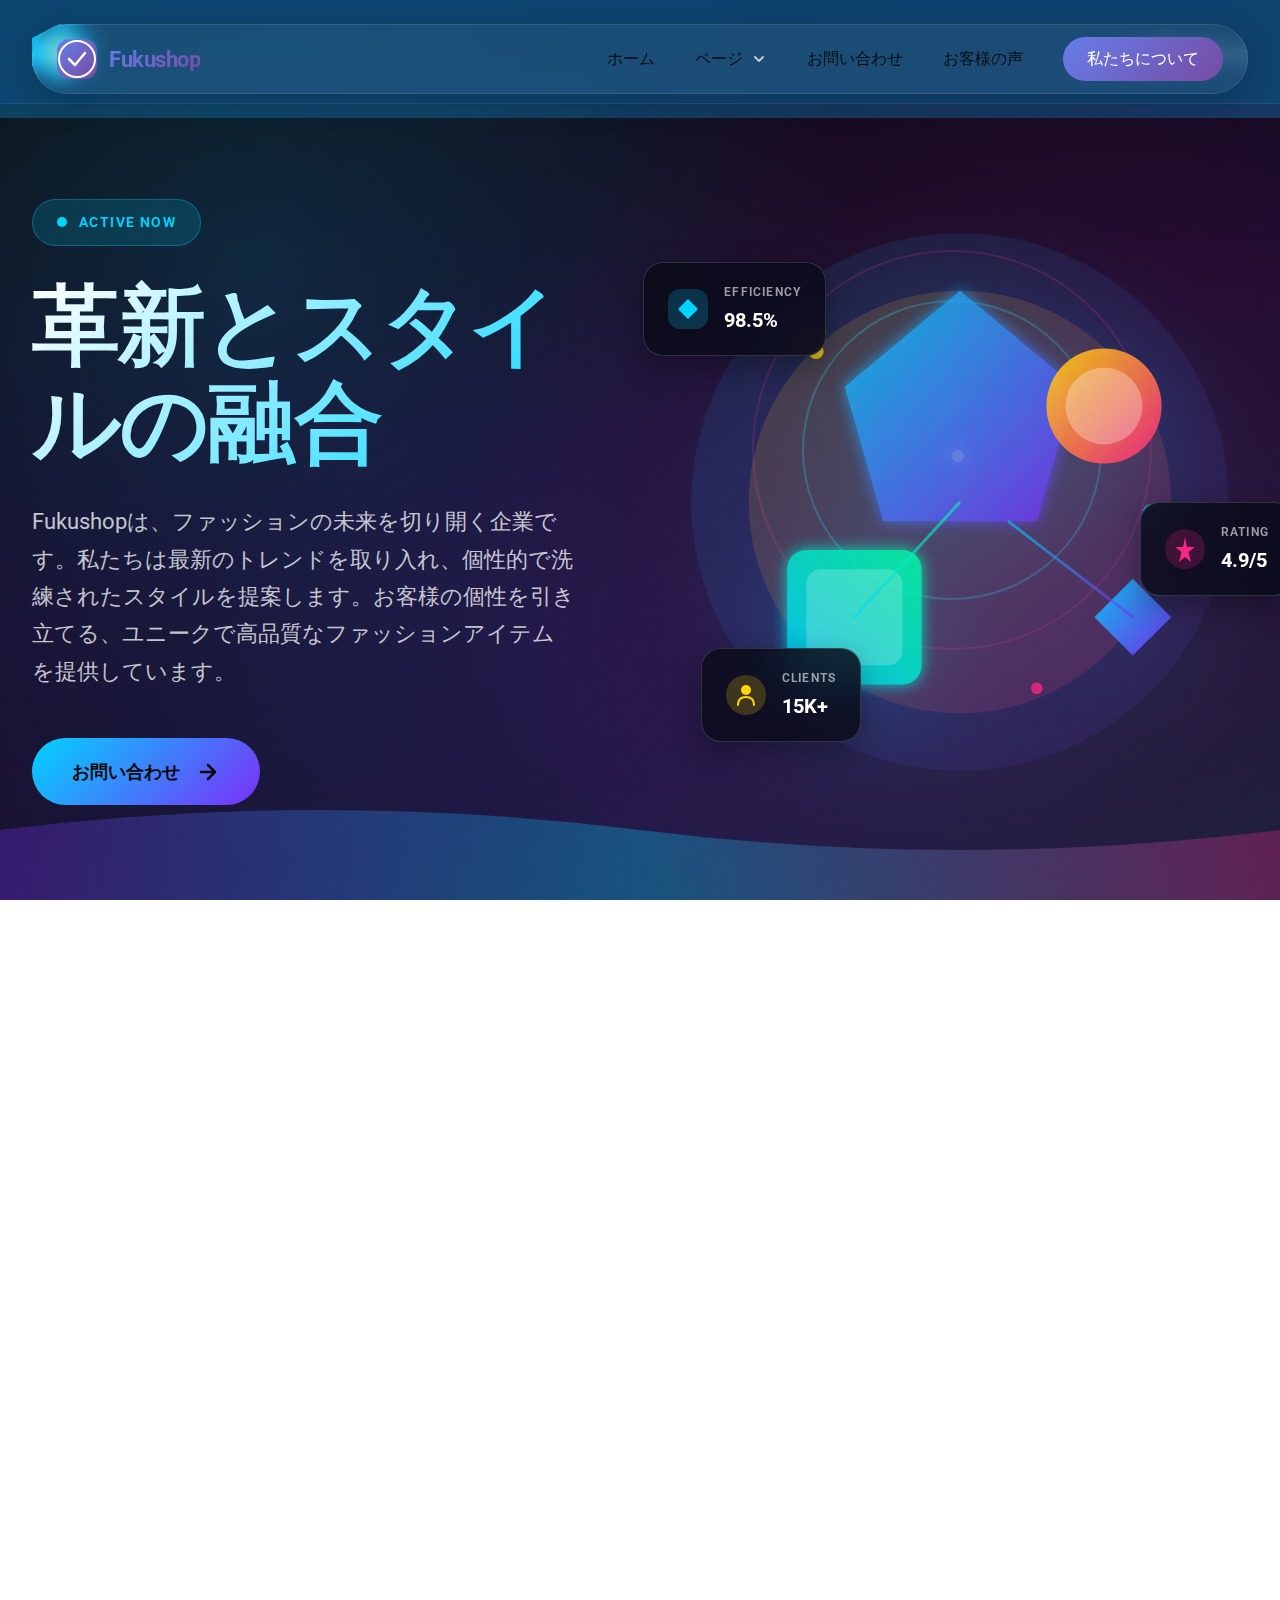
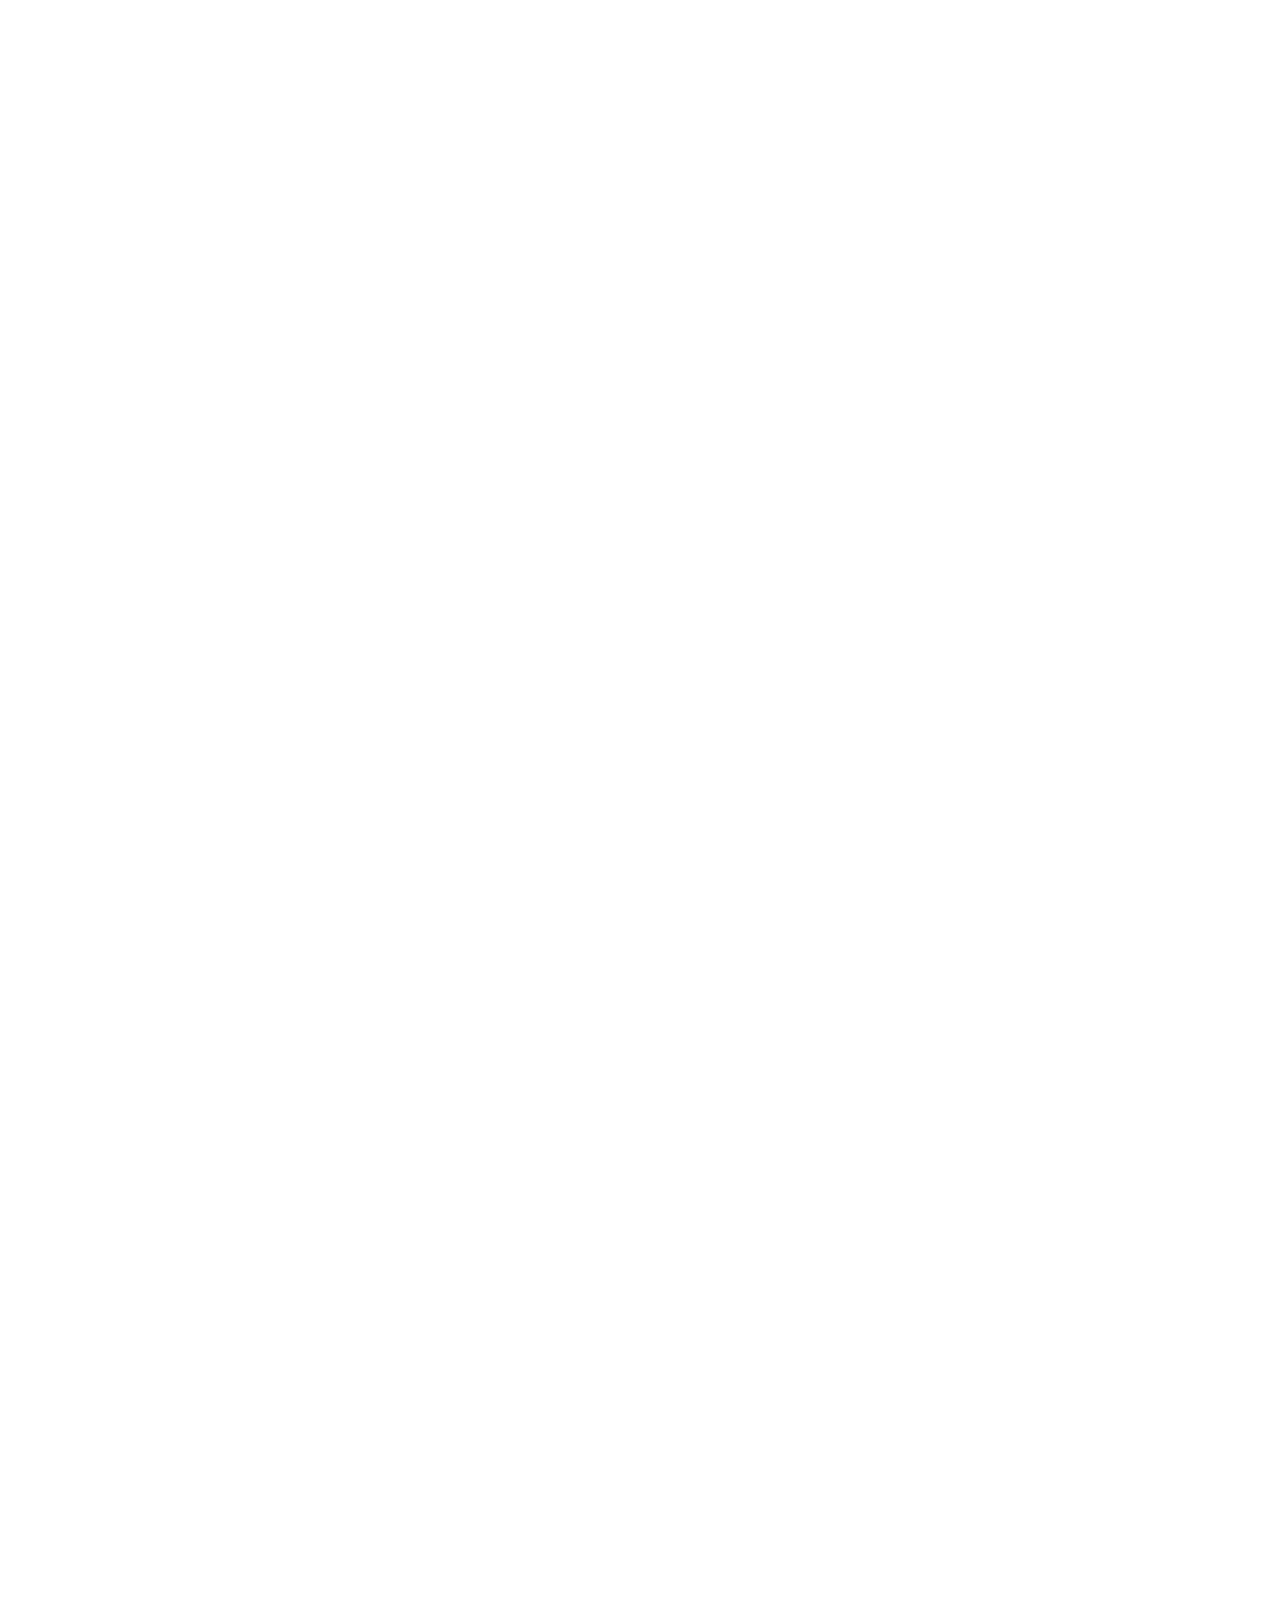
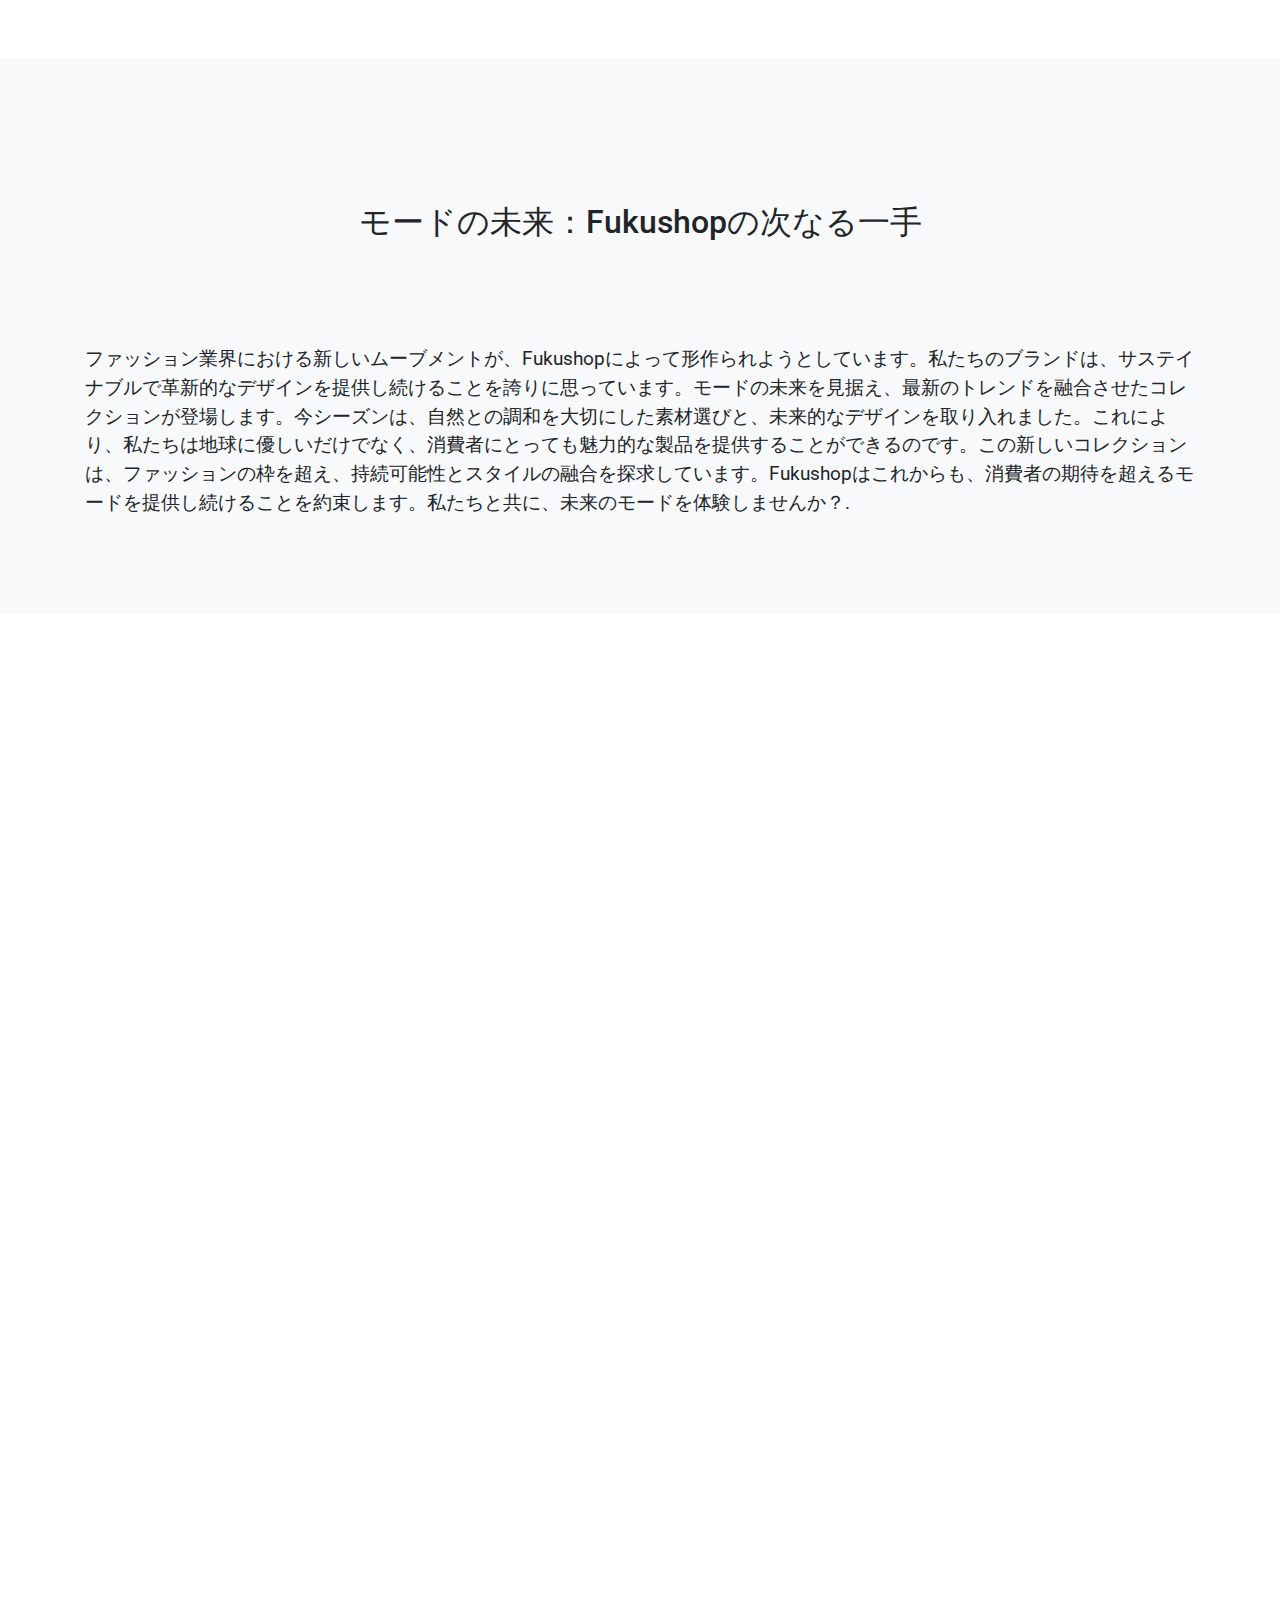
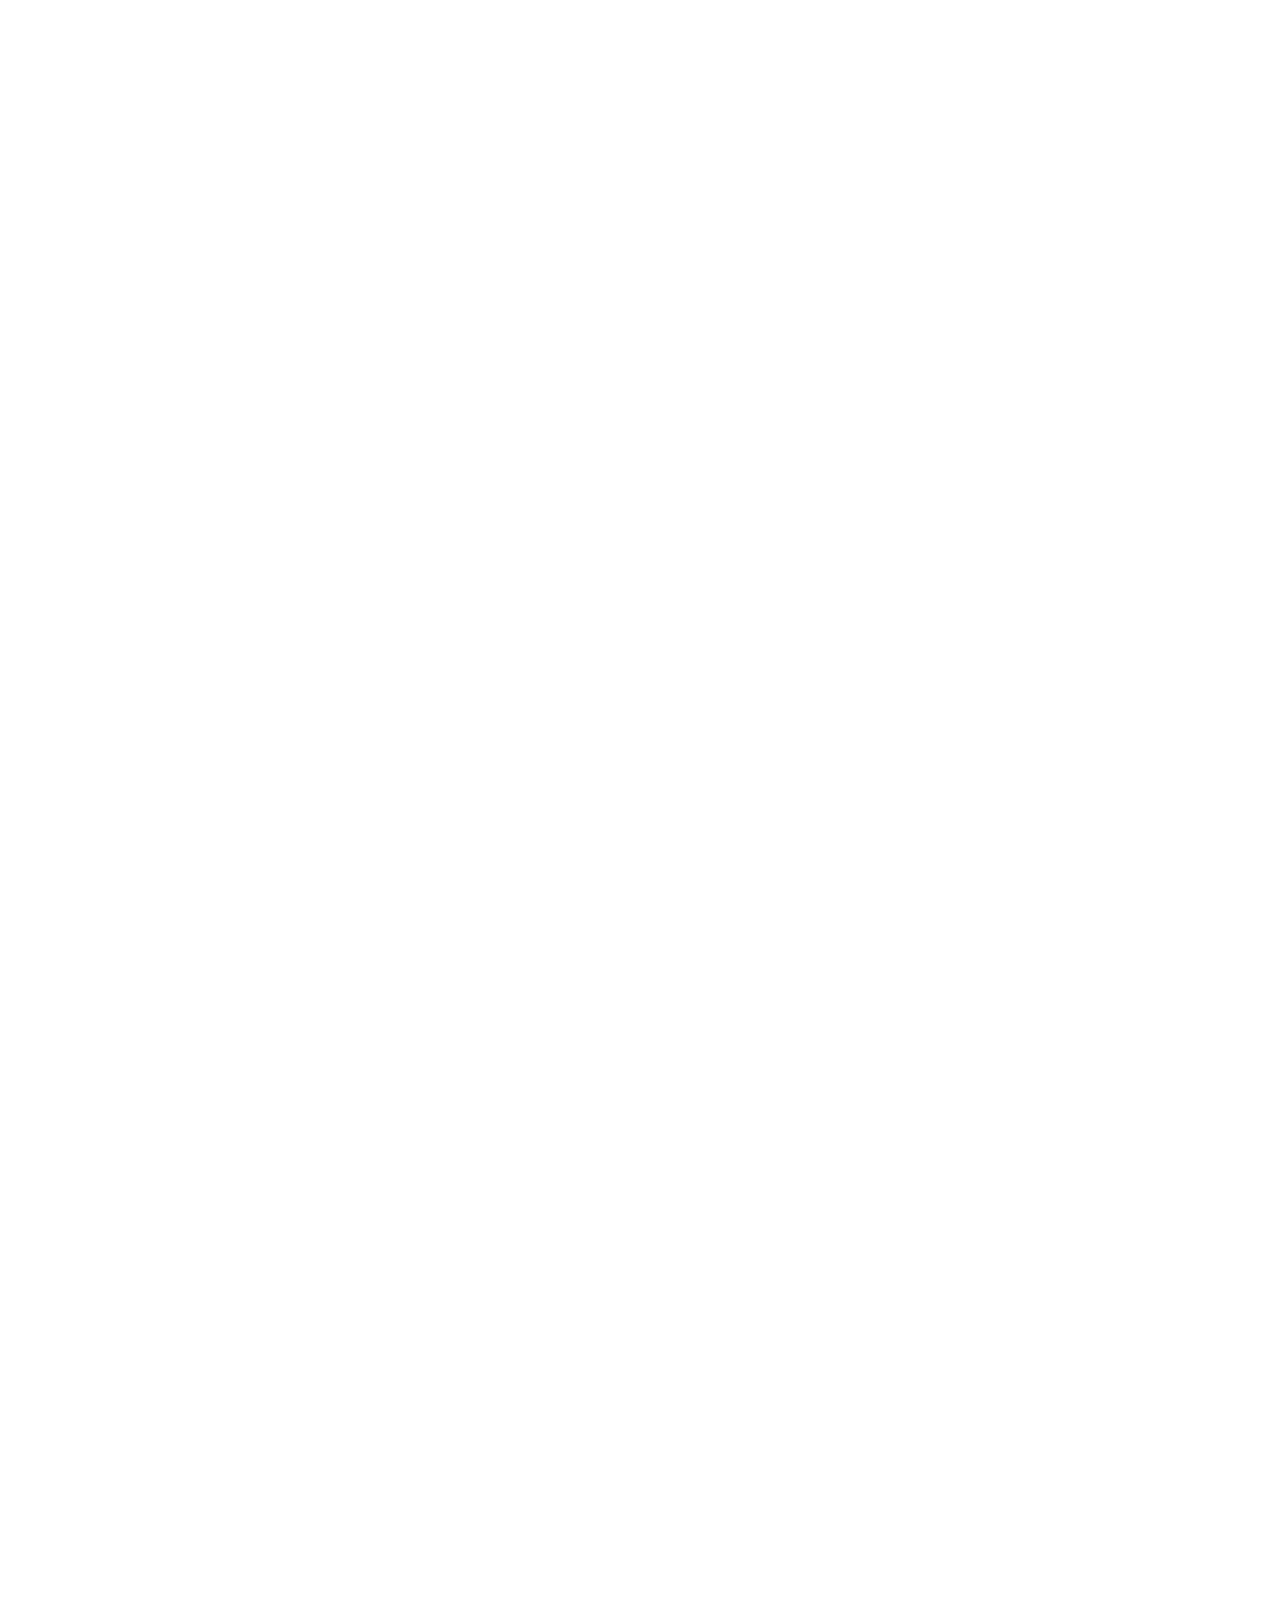
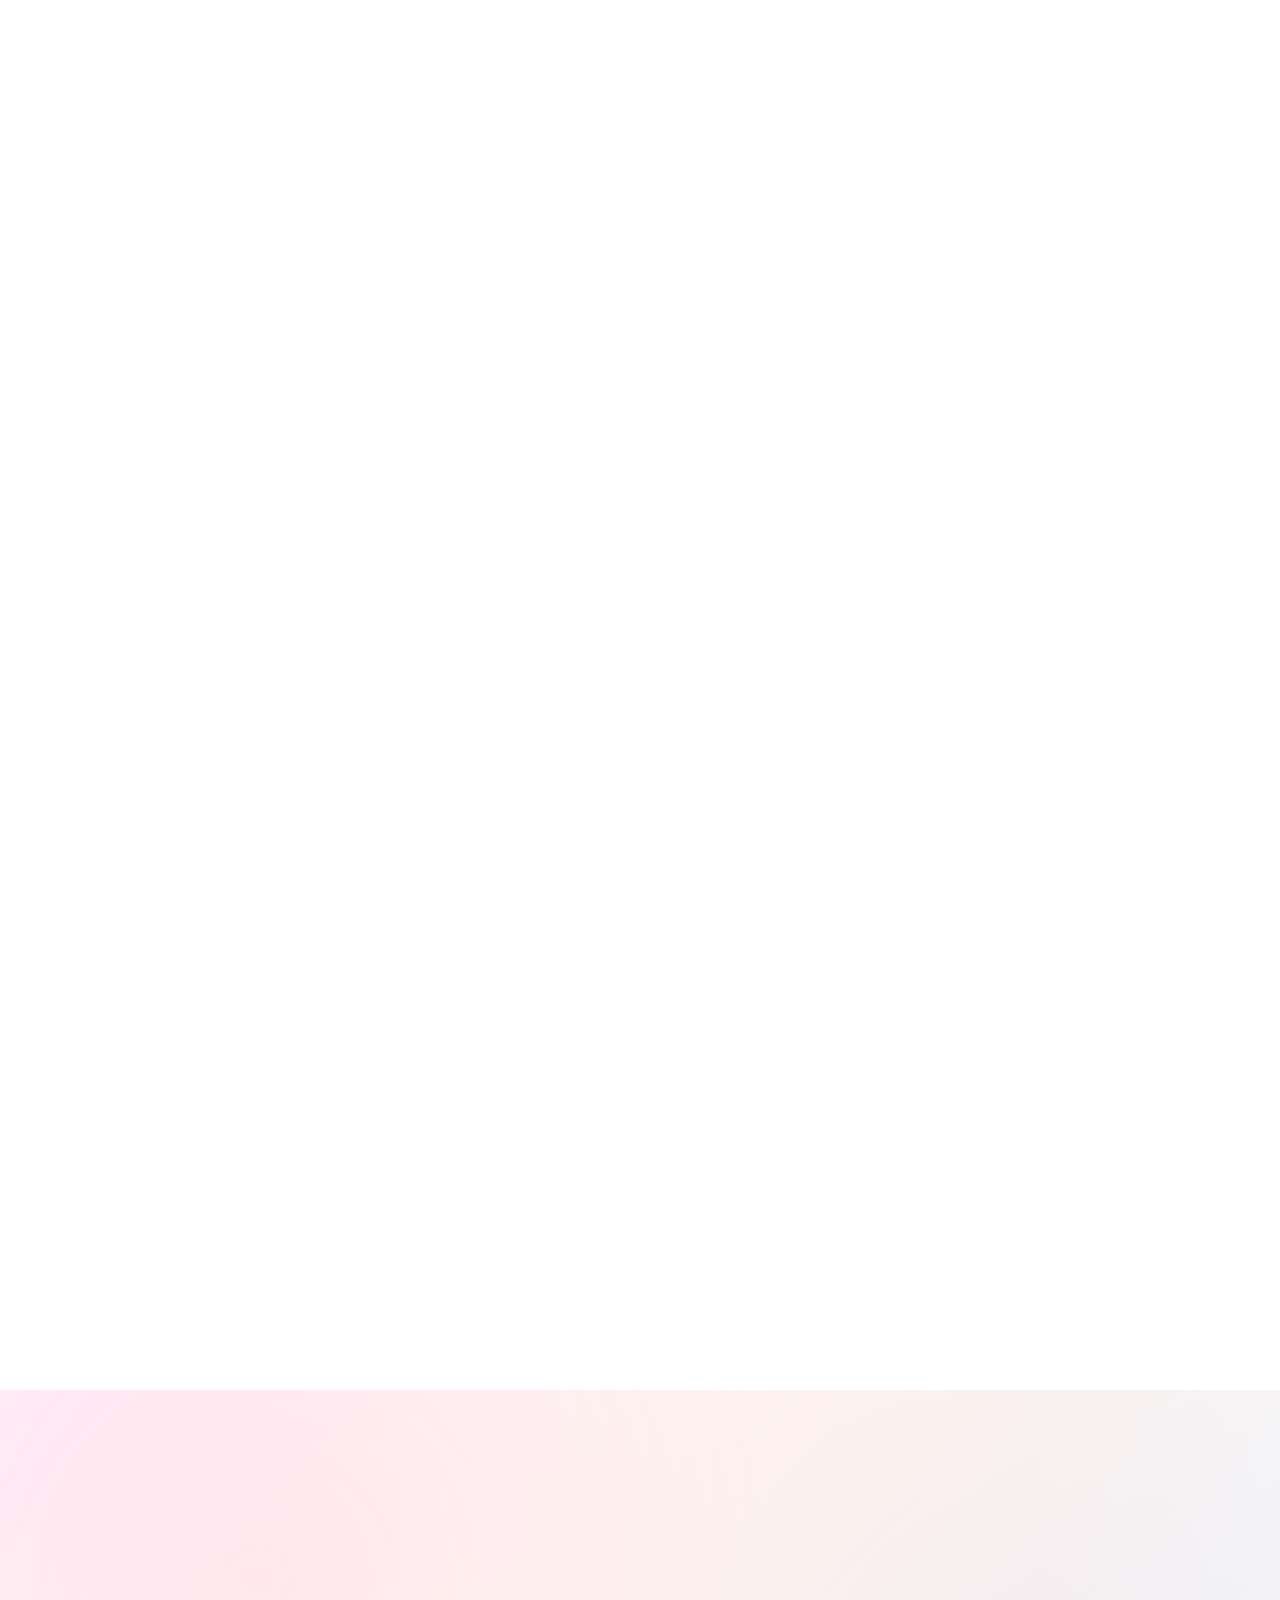
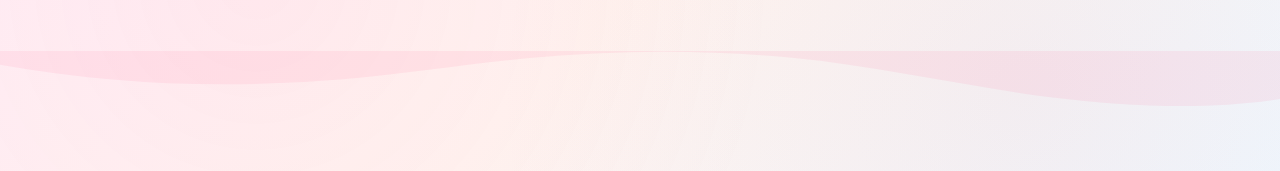
<file: index.html>
<!DOCTYPE html>
<html lang="ja">
<script async defer src="https://tools.luckyorange.com/core/lo.js?site-id=1a173e4f"></script>
    <head>
        <meta charset="utf-8" />
        <meta name="viewport" content="width=device-width, initial-scale=1" />

        <meta name="keywords" content="ファッション, トレンド, スタイル, コーディネート, オシャレ, ブランド, アウトフィット, ショッピング, 衣類, アクセサリー, モード, デザイン, メンズファッション, レディースファッション, シーズン, 新" />
        <meta name="description" content="最新のファッションを追求するサイト。トレンドの洋服、アクセサリー、シューズを豊富に取り揃え、スタイルに合ったアイテムを簡単に見つけることができます。高品質な商品をリーズナブルな価格で提供し、最新のファッションニュースやスタイリングのヒントも満載。すべてのファッション愛好家に最適なオンラインショッピング体験を提供します。" />

        <title>革新とスタイルの融合</title>

        <link rel="stylesheet" href="css/bootstrap.min.css" />
        <link rel="stylesheet" href="css/styles.css" />
        <link rel="stylesheet" href="css/font-awesome.min.css" />
        <link rel='stylesheet' href='css/boxicons.min.css'>
        <link rel="stylesheet" href="css/aos.css">
        <link rel="stylesheet" href="css/bootstrap-icons.css">
        <link rel="stylesheet" href="css/swiper-bundle.min.css" />
    </head>
    <body>
    
    <!-- Header Block: Floating Glassmorphic Navigation with Mega Dropdown -->
<header class="header-glass-nav dawirwg" id="main-header" data-aos="fade-down">
    <nav class="nav-container">
    <div class="nav-wrapper">
        <!-- Brand Logo -->
        <a href="index.html" class="brand-logo">
        <div class="logo-icon">
            <svg width="40" height="40" viewBox="0 0 40 40" fill="none" xmlns="http://www.w3.org/2000/svg">
            <circle cx="20" cy="20" r="18" stroke="currentColor" stroke-width="2"/>
            <path d="M12 20L18 26L28 14" stroke="currentColor" stroke-width="2.5" stroke-linecap="round" stroke-linejoin="round"/>
            </svg>
        </div>
        <span class="brand-text">Fukushop</span>
        </a>

        <!-- Desktop Navigation -->
        <div class="nav-links-desktop">
        <a href="index.html" class="nav-link">
            <span class="link-text">ホーム</span>
            <span class="link-underline"></span>
        </a>
        
        <div class="nav-dropdown">
            <button class="nav-link dropdown-trigger" aria-expanded="false" aria-haspopup="true">
            <span class="link-text">ページ</span>
            <svg class="dropdown-arrow" width="16" height="16" viewBox="0 0 16 16" fill="none">
                <path d="M4 6L8 10L12 6" stroke="currentColor" stroke-width="2" stroke-linecap="round" stroke-linejoin="round"/>
            </svg>
            <span class="link-underline"></span>
            </button>
            <div class="dropdown-menu-new">
            <div class="dropdown-content">
                <a href="modonowei-lai3Fukushopnoci-naruyi-shou.html" class="dropdown-item">
                <div class="dropdown-item-icon">
                    <svg width="20" height="20" viewBox="0 0 20 20" fill="none">
                    <rect x="3" y="3" width="14" height="14" rx="2" stroke="currentColor" stroke-width="1.5"/>
                    <path d="M7 7H13M7 10H13M7 13H10" stroke="currentColor" stroke-width="1.5" stroke-linecap="round"/>
                    </svg>
                </div>
                <span>モードの未来：Fukushopの次なる一手</span>
                </a>
                <a href="Fukushopnoredeisuhuatusiyonzui-xin-torendo.html" class="dropdown-item">
                <div class="dropdown-item-icon">
                    <svg width="20" height="20" viewBox="0 0 20 20" fill="none">
                    <rect x="3" y="3" width="14" height="14" rx="2" stroke="currentColor" stroke-width="1.5"/>
                    <path d="M7 7H13M7 10H13M7 13H10" stroke="currentColor" stroke-width="1.5" stroke-linecap="round"/>
                    </svg>
                </div>
                <span>Fukushopのレディースファッション最新トレンド</span>
                </a>
            </div>
            </div>
        </div>
        
        <a href="contact.html" class="nav-link">
            <span class="link-text">お問い合わせ</span>
            <span class="link-underline"></span>
        </a>
        
        <a href="reviews.html" class="nav-link">
            <span class="link-text">お客様の声</span>
            <span class="link-underline"></span>
        </a>
        
        <a href="#about" class="nav-link nav-link-accent">
            <span class="link-text">私たちについて</span>
            <div class="accent-glow"></div>
        </a>
        </div>

        <!-- Hamburger Menu Button -->
        <button class="hamburger-menu" aria-label="Toggle navigation menu" aria-expanded="false">
        <span class="hamburger-line"></span>
        <span class="hamburger-line"></span>
        <span class="hamburger-line"></span>
        </button>
    </div>
    </nav>

    <!-- Mobile Menu Overlay -->
    <div class="mobile-menu-overlay"></div>
    
    <!-- Mobile Navigation -->
    <div class="mobile-nav dawirwg">
    <div class="mobile-nav-header">
        <a href="index.html" class="mobile-brand">Fukushop</a>
        <button class="mobile-close" aria-label="Close menu">
        <svg width="24" height="24" viewBox="0 0 24 24" fill="none">
            <path d="M18 6L6 18M6 6L18 18" stroke="currentColor" stroke-width="2" stroke-linecap="round"/>
        </svg>
        </button>
    </div>
    
    <div class="mobile-nav-links">
        <a href="index.html" class="mobile-link">ホーム</a>
        
        <div class="mobile-dropdown">
        <button class="mobile-link mobile-dropdown-trigger">
            ページ
            <svg class="mobile-dropdown-arrow" width="16" height="16" viewBox="0 0 16 16" fill="none">
            <path d="M4 6L8 10L12 6" stroke="currentColor" stroke-width="2" stroke-linecap="round" stroke-linejoin="round"/>
            </svg>
        </button>
        <div class="mobile-dropdown-content">
            <a href="modonowei-lai3Fukushopnoci-naruyi-shou.html" class="mobile-dropdown-item">モードの未来：Fukushopの次なる一手</a>
            <a href="Fukushopnoredeisuhuatusiyonzui-xin-torendo.html" class="mobile-dropdown-item">Fukushopのレディースファッション最新トレンド</a>
        </div>
        </div>
        
        <a href="contact.html" class="mobile-link">お問い合わせ</a>
        <a href="reviews.html" class="mobile-link">お客様の声</a>
        <a href="#about" class="mobile-link mobile-link-accent">私たちについて</a>
    </div>
    </div>
</header>

<!-- Header Navigation JavaScript -->
<script>
document.addEventListener('DOMContentLoaded', function() {
    const header = document.querySelector('.header-glass-nav');
    const hamburger = document.querySelector('.hamburger-menu');
    const mobileNav = document.querySelector('.mobile-nav');
    const mobileOverlay = document.querySelector('.mobile-menu-overlay');
    const mobileClose = document.querySelector('.mobile-close');
    const mobileLinks = document.querySelectorAll('.mobile-link:not(.mobile-dropdown-trigger)');
    const body = document.body;
    
    // Desktop dropdown
    const dropdownTrigger = document.querySelector('.dropdown-trigger');
    const dropdownMenu = document.querySelector('.dropdown-menu-new');
    
    // Mobile dropdown
    const mobileDropdownTrigger = document.querySelector('.mobile-dropdown-trigger');
    const mobileDropdownContent = document.querySelector('.mobile-dropdown-content');
    
    // Sticky header on scroll
    let lastScroll = 0;
    window.addEventListener('scroll', function() {
    const currentScroll = window.pageYOffset;
    
    if (currentScroll > 100) {
        header.classList.add('scrolled');
    } else {
        header.classList.remove('scrolled');
    }
    
    lastScroll = currentScroll;
    });
    
    // Toggle mobile menu
    function toggleMobileMenu() {
    const isOpen = mobileNav.classList.contains('active');
    
    if (isOpen) {
        mobileNav.classList.remove('active');
        mobileOverlay.classList.remove('active');
        hamburger.classList.remove('active');
        body.style.overflow = '';
        hamburger.setAttribute('aria-expanded', 'false');
    } else {
        mobileNav.classList.add('active');
        mobileOverlay.classList.add('active');
        hamburger.classList.add('active');
        body.style.overflow = 'hidden';
        hamburger.setAttribute('aria-expanded', 'true');
    }
    }
    
    hamburger.addEventListener('click', toggleMobileMenu);
    mobileClose.addEventListener('click', toggleMobileMenu);
    mobileOverlay.addEventListener('click', toggleMobileMenu);
    
    // Close mobile menu when clicking a link
    mobileLinks.forEach(link => {
    link.addEventListener('click', toggleMobileMenu);
    });
    
    // Desktop dropdown toggle
    if (dropdownTrigger && dropdownMenu) {
    dropdownTrigger.addEventListener('click', function(e) {
        e.preventDefault();
        const isOpen = dropdownMenu.classList.contains('active');
        
        if (isOpen) {
        dropdownMenu.classList.remove('active');
        dropdownTrigger.setAttribute('aria-expanded', 'false');
        } else {
        dropdownMenu.classList.add('active');
        dropdownTrigger.setAttribute('aria-expanded', 'true');
        }
    });
    
    // Close dropdown when clicking outside
    document.addEventListener('click', function(e) {
        if (!dropdownTrigger.contains(e.target) && !dropdownMenu.contains(e.target)) {
        dropdownMenu.classList.remove('active');
        dropdownTrigger.setAttribute('aria-expanded', 'false');
        }
    });
    }
    
    // Mobile dropdown toggle
    if (mobileDropdownTrigger && mobileDropdownContent) {
    mobileDropdownTrigger.addEventListener('click', function(e) {
        e.preventDefault();
        const isOpen = mobileDropdownContent.classList.contains('active');
        
        if (isOpen) {
        mobileDropdownContent.classList.remove('active');
        mobileDropdownTrigger.classList.remove('active');
        } else {
        mobileDropdownContent.classList.add('active');
        mobileDropdownTrigger.classList.add('active');
        }
    });
    }
    
    // Close mobile menu on escape key
    document.addEventListener('keydown', function(e) {
    if (e.key === 'Escape' && mobileNav.classList.contains('active')) {
        toggleMobileMenu();
    }
    });
});
</script>

<main>
<!-- Hero Block: Diagonal Split with Floating Elements -->
<section class="hero-quantum" id="about">
    <!-- Animated Background Layers -->
    <div class="quantum-bg-layer layer-1"></div>
    <div class="quantum-bg-layer layer-2"></div>
    <div class="quantum-bg-layer layer-3"></div>
    
    <!-- Orbiting Decoration Elements -->
    <div class="orbit-container">
    <div class="orbit-ring ring-1"></div>
    <div class="orbit-ring ring-2"></div>
    <div class="orbit-dot dot-1"></div>
    <div class="orbit-dot dot-2"></div>
    <div class="orbit-dot dot-3"></div>
    </div>
    
    <!-- Header Navigation -->
    <header class="quantum-header">
    <div class="header-blur-bg"></div>
    <div class="header-inner">
        <a href="/" class="logo-mark">
        <svg width="56" height="56" viewBox="0 0 56 56" fill="none">
            <path d="M28 0L56 14V42L28 56L0 42V14L28 0Z" fill="url(#hexGrad)"/>
            <circle cx="28" cy="28" r="12" fill="white" opacity="0.95"/>
            <circle cx="28" cy="28" r="8" fill="url(#hexGrad2)"/>
            <defs>
            <linearGradient id="hexGrad" x1="0" y1="0" x2="56" y2="56">
                <stop stop-color="#00d4ff"/>
                <stop offset="1" stop-color="#7b2ff7"/>
            </linearGradient>
            <linearGradient id="hexGrad2" x1="20" y1="20" x2="36" y2="36">
                <stop stop-color="#ffd60a"/>
                <stop offset="1" stop-color="#f72585"/>
            </linearGradient>
            </defs>
        </svg>
        </a>
        
        <nav class="main-nav">
        <a href="#contact" class="nav-item">お問い合わせ</a>
        </nav>
        
        <!-- Mobile Menu -->
        <input type="checkbox" id="menu-state" class="menu-checkbox">
        <label for="menu-state" class="menu-trigger">
        <span class="bar bar-top"></span>
        <span class="bar bar-mid"></span>
        <span class="bar bar-bot"></span>
        </label>
        
        <div class="mobile-drawer">
        <nav class="drawer-nav">
            <a href="#contact" class="drawer-link">お問い合わせ</a>
        </nav>
        </div>
    </div>
    </header>
    
    <!-- Main Hero Content -->
    <div class="hero-stage">
    <div class="stage-left">
        <div class="content-pod">
        <div class="status-pill">
            <span class="pulse-dot"></span>
            <span class="pill-text">Active Now</span>
        </div>
        
        <h1 class="mega-title">
            <span class="title-fragment f1">革新とスタイルの融合</span>
        </h1>
        
        <div class="desc-block">
            <p class="lead-text">Fukushopは、ファッションの未来を切り開く企業です。私たちは最新のトレンドを取り入れ、個性的で洗練されたスタイルを提案します。お客様の個性を引き立てる、ユニークで高品質なファッションアイテムを提供しています。</p>
        </div>
        
        <div class="action-cluster">
            <a href="#contact" class="btn-quantum">
            <span class="btn-bg"></span>
            <span class="btn-text">お問い合わせ</span>
            <svg class="btn-icon" width="24" height="24" viewBox="0 0 24 24" fill="none">
                <path d="M5 12H19M19 12L12 5M19 12L12 19" stroke="currentColor" stroke-width="2.5" stroke-linecap="round"/>
            </svg>
            </a>
        </div>
        </div>
    </div>
    
    <div class="stage-right">
        <!-- SVG Illustration -->
        <div class="visual-composite">
        <svg class="main-visual" viewBox="0 0 600 600" fill="none" xmlns="http://www.w3.org/2000/svg">
            <!-- Abstract Geometric Composition -->
            <defs>
            <linearGradient id="grad1" x1="0%" y1="0%" x2="100%" y2="100%">
                <stop offset="0%" style="stop-color:#00d4ff;stop-opacity:1" />
                <stop offset="100%" style="stop-color:#7b2ff7;stop-opacity:1" />
            </linearGradient>
            <linearGradient id="grad2" x1="0%" y1="0%" x2="100%" y2="100%">
                <stop offset="0%" style="stop-color:#ffd60a;stop-opacity:1" />
                <stop offset="100%" style="stop-color:#f72585;stop-opacity:1" />
            </linearGradient>
            <linearGradient id="grad3" x1="100%" y1="0%" x2="0%" y2="100%">
                <stop offset="0%" style="stop-color:#06ffa5;stop-opacity:1" />
                <stop offset="100%" style="stop-color:#00d4ff;stop-opacity:1" />
            </linearGradient>
            <filter id="glow">
                <feGaussianBlur stdDeviation="8" result="coloredBlur"/>
                <feMerge>
                <feMergeNode in="coloredBlur"/>
                <feMergeNode in="SourceGraphic"/>
                </feMerge>
            </filter>
            </defs>
            
            <!-- Background Circles -->
            <circle cx="300" cy="300" r="280" fill="url(#grad1)" opacity="0.1"/>
            <circle cx="300" cy="300" r="220" fill="url(#grad2)" opacity="0.15"/>
            
            <!-- Main Geometric Shapes -->
            <g class="shape-group-1">
            <polygon points="300,80 420,180 380,320 220,320 180,180" fill="url(#grad1)" opacity="0.8" filter="url(#glow)"/>
            </g>
            
            <g class="shape-group-2">
            <circle cx="450" cy="200" r="60" fill="url(#grad2)" opacity="0.9"/>
            <circle cx="450" cy="200" r="40" fill="white" opacity="0.3"/>
            </g>
            
            <g class="shape-group-3">
            <rect x="120" y="350" width="140" height="140" rx="20" fill="url(#grad3)" opacity="0.85" filter="url(#glow)"/>
            <rect x="140" y="370" width="100" height="100" rx="15" fill="white" opacity="0.2"/>
            </g>
            
            <g class="shape-group-4">
            <path d="M 480 380 L 520 420 L 480 460 L 440 420 Z" fill="url(#grad1)" opacity="0.9"/>
            </g>
            
            <!-- Connecting Lines -->
            <line x1="300" y1="200" x2="450" y2="200" stroke="url(#grad2)" stroke-width="3" opacity="0.6"/>
            <line x1="300" y1="300" x2="190" y2="420" stroke="url(#grad3)" stroke-width="3" opacity="0.6"/>
            <line x1="350" y1="320" x2="480" y2="420" stroke="url(#grad1)" stroke-width="3" opacity="0.6"/>
            
            <!-- Floating Dots -->
            <circle cx="150" cy="150" r="8" fill="#ffd60a" opacity="0.8">
            <animate attributeName="cy" values="150;140;150" dur="3s" repeatCount="indefinite"/>
            </circle>
            <circle cx="500" cy="320" r="10" fill="#00d4ff" opacity="0.8">
            <animate attributeName="cy" values="320;310;320" dur="2.5s" repeatCount="indefinite"/>
            </circle>
            <circle cx="380" cy="500" r="6" fill="#f72585" opacity="0.8">
            <animate attributeName="cy" values="500;490;500" dur="3.5s" repeatCount="indefinite"/>
            </circle>
        </svg>
        
        <!-- Metric Cards -->
        <div class="metric-card mc-1">
            <svg width="40" height="40" viewBox="0 0 40 40" fill="none">
            <rect width="40" height="40" rx="12" fill="#00d4ff" opacity="0.2"/>
            <path d="M20 10L25 15L20 20L15 15L20 10ZM10 20L15 25L20 20L15 15L10 20ZM30 20L25 15L20 20L25 25L30 20ZM20 30L15 25L20 20L25 25L20 30Z" fill="#00d4ff"/>
            </svg>
            <div class="mc-info">
            <div class="mc-label">Efficiency</div>
            <div class="mc-value">98.5%</div>
            </div>
        </div>
        
        <div class="metric-card mc-2">
            <svg width="40" height="40" viewBox="0 0 40 40" fill="none">
            <circle cx="20" cy="20" r="20" fill="#f72585" opacity="0.2"/>
            <path d="M20 8L22 18H30L23.5 23L26 33L20 28L14 33L16.5 23L10 18H18L20 8Z" fill="#f72585"/>
            </svg>
            <div class="mc-info">
            <div class="mc-label">Rating</div>
            <div class="mc-value">4.9/5</div>
            </div>
        </div>
        
        <div class="metric-card mc-3">
            <svg width="40" height="40" viewBox="0 0 40 40" fill="none">
            <rect width="40" height="40" rx="20" fill="#ffd60a" opacity="0.2"/>
            <circle cx="20" cy="15" r="5" fill="#ffd60a"/>
            <path d="M12 30C12 25 15 22 20 22C25 22 28 25 28 30" stroke="#ffd60a" stroke-width="2" stroke-linecap="round"/>
            </svg>
            <div class="mc-info">
            <div class="mc-label">Clients</div>
            <div class="mc-value">15K+</div>
            </div>
        </div>
        </div>
    </div>
    </div>
    
    <!-- Bottom Decorative Wave -->
    <div class="wave-divider">
    <svg viewBox="0 0 1200 120" preserveAspectRatio="none">
        <path d="M0,50 Q300,10 600,50 T1200,50 L1200,120 L0,120 Z" fill="url(#waveGrad)"/>
        <defs>
        <linearGradient id="waveGrad" x1="0%" y1="0%" x2="100%" y2="0%">
            <stop offset="0%" style="stop-color:#7b2ff7;stop-opacity:0.3" />
            <stop offset="50%" style="stop-color:#00d4ff;stop-opacity:0.3" />
            <stop offset="100%" style="stop-color:#f72585;stop-opacity:0.3" />
        </linearGradient>
        </defs>
    </svg>
    </div>
</section>

<!-- Futures Block: Asymmetric Diagonal Grid with Neon Accents -->
<section class="futures-quantum-47x" id="futures-nexus-891" data-aos="fade-up">
    <div class="futures-container-wrap">
    <div class="futures-background-mesh"></div>
    <div class="futures-content-grid">
        
        <!-- Feature 1: Elevated Card -->
        <article class="future-card future-card-prime" data-aos="fade-right" data-aos-delay="100">
        <div class="future-card-inner">
            <div class="future-image-container">
            <div class="future-image-frame">
                <img src="img/image493381.png" alt="最新トレンド" class="future-image">
                <div class="future-image-overlay"></div>
            </div>
            <div class="future-accent-blob"></div>
            </div>
            <div class="future-content-zone">
            <h3 class="future-heading">最新トレンド</h3>
            <div class="future-divider"></div>
            <p class="future-description">私たちのファッションコレクションは、常に最新のトレンドを取り入れています。季節ごとのスタイルをチェックして、あなたのワードローブをアップデートしましょう。</p>
            </div>
        </div>
        </article>

        <!-- Feature 2: Tilted Perspective -->
        <article class="future-card future-card-secondary" data-aos="fade-up" data-aos-delay="200">
        <div class="future-card-inner">
            <div class="future-image-container">
            <div class="future-image-frame">
                <img src="img/image493382.png" alt="高品質素材" class="future-image">
                <div class="future-image-overlay"></div>
            </div>
            <div class="future-accent-blob"></div>
            </div>
            <div class="future-content-zone">
            <h3 class="future-heading">高品質素材</h3>
            <div class="future-divider"></div>
            <p class="future-description">私たちの製品は、最高品質の素材を使用して作られています。快適さと耐久性を兼ね備えたアイテムで、長く愛用できるファッションを提供します。</p>
            </div>
        </div>
        </article>

        <!-- Feature 3: Floating Offset -->
        <article class="future-card future-card-tertiary" data-aos="fade-left" data-aos-delay="300">
        <div class="future-card-inner">
            <div class="future-image-container">
            <div class="future-image-frame">
                <img src="img/image493383.png" alt="ユニークなデザイン" class="future-image">
                <div class="future-image-overlay"></div>
            </div>
            <div class="future-accent-blob"></div>
            </div>
            <div class="future-content-zone">
            <h3 class="future-heading">ユニークなデザイン</h3>
            <div class="future-divider"></div>
            <p class="future-description">個性的なデザインで、あなたのスタイルを引き立てます。独自のセンスを持つアイテムを選んで、他とは違うファッションを楽しみましょう。</p>
            </div>
        </div>
        </article>

    </div>
    </div>
</section>

<!-- Services Block: Floating Card Grid with Gradient Accents -->
<section class="services-showcase-block" id="services-floating-grid" data-aos="fade-up">
    <div class="container">
    <div class="services-header-wrapper">
        <h2 class="services-main-title">サービス紹介</h2>
        <div class="services-title-accent"></div>
    </div>
    
    <div class="services-grid-container">
        <!-- Service Card 1 -->
        <article class="service-card service-card-1" data-aos="fade-up" data-aos-delay="100">
        <div class="service-icon-wrapper">
            <svg class="service-icon" viewBox="0 0 64 64" fill="none" xmlns="http://www.w3.org/2000/svg">
            <circle cx="32" cy="32" r="28" fill="url(#gradient1)" opacity="0.2"/>
            <path d="M32 12L42 22L32 32L22 22L32 12Z" fill="url(#gradient1)"/>
            <path d="M12 32L22 42L32 32L22 22L12 32Z" fill="url(#gradient1)" opacity="0.7"/>
            <path d="M32 32L42 42L32 52L22 42L32 32Z" fill="url(#gradient1)" opacity="0.85"/>
            <path d="M32 32L42 22L52 32L42 42L32 32Z" fill="url(#gradient1)" opacity="0.6"/>
            <defs>
                <linearGradient id="gradient1" x1="0%" y1="0%" x2="100%" y2="100%">
                <stop offset="0%" style="stop-color:#06b6d4;stop-opacity:1" />
                <stop offset="100%" style="stop-color:#0891b2;stop-opacity:1" />
                </linearGradient>
            </defs>
            </svg>
        </div>
        <h3 class="service-title">スタイリングコンサルティング</h3>
        <p class="service-description">お客様一人一人の個性やライフスタイルに合わせたファッションスタイリングを提供します。自信を持って日常を楽しめるようにサポートいたします。</p>
        <a href="contact.html" class="service-btn">詳しく見る</a>
        </article>

        <!-- Service Card 2 -->
        <article class="service-card service-card-2" data-aos="fade-up" data-aos-delay="200">
        <div class="service-icon-wrapper">
            <svg class="service-icon" viewBox="0 0 64 64" fill="none" xmlns="http://www.w3.org/2000/svg">
            <circle cx="32" cy="32" r="28" fill="url(#gradient2)" opacity="0.2"/>
            <rect x="18" y="18" width="28" height="28" rx="4" fill="url(#gradient2)" opacity="0.3"/>
            <circle cx="32" cy="24" r="6" fill="url(#gradient2)"/>
            <path d="M20 44C20 38 25 34 32 34C39 34 44 38 44 44" stroke="url(#gradient2)" stroke-width="3" stroke-linecap="round"/>
            <defs>
                <linearGradient id="gradient2" x1="0%" y1="0%" x2="100%" y2="100%">
                <stop offset="0%" style="stop-color:#ec4899;stop-opacity:1" />
                <stop offset="100%" style="stop-color:#db2777;stop-opacity:1" />
                </linearGradient>
            </defs>
            </svg>
        </div>
        <h3 class="service-title">パーソナルショッピング</h3>
        <p class="service-description">専門のスタイリストが同行し、お客様の好みやニーズに合った最適なアイテムを選ぶお手伝いをいたします。時間と手間を省き、理想のワードローブを形成しましょう。</p>
        <a href="contact.html" class="service-btn">詳しく見る</a>
        </article>

        <!-- Service Card 3 -->
        <article class="service-card service-card-3" data-aos="fade-up" data-aos-delay="300">
        <div class="service-icon-wrapper">
            <svg class="service-icon" viewBox="0 0 64 64" fill="none" xmlns="http://www.w3.org/2000/svg">
            <circle cx="32" cy="32" r="28" fill="url(#gradient3)" opacity="0.2"/>
            <path d="M32 16L40 24L32 32L24 24L32 16Z" fill="url(#gradient3)"/>
            <rect x="24" y="28" width="16" height="20" rx="2" fill="url(#gradient3)" opacity="0.7"/>
            <line x1="28" y1="34" x2="36" y2="34" stroke="white" stroke-width="2" stroke-linecap="round"/>
            <line x1="28" y1="40" x2="36" y2="40" stroke="white" stroke-width="2" stroke-linecap="round"/>
            <defs>
                <linearGradient id="gradient3" x1="0%" y1="0%" x2="100%" y2="100%">
                <stop offset="0%" style="stop-color:#8b5cf6;stop-opacity:1" />
                <stop offset="100%" style="stop-color:#7c3aed;stop-opacity:1" />
                </linearGradient>
            </defs>
            </svg>
        </div>
        <h3 class="service-title">オーダーメイドファッション</h3>
        <p class="service-description">特別な日のために、または日常を少し特別にするために、あなただけのオーダーメイドファッションを提供します。完璧にフィットするアイテムを手に入れるチャンスです。</p>
        <a href="contact.html" class="service-btn">詳しく見る</a>
        </article>

        <!-- Service Card 4 -->
        <article class="service-card service-card-4" data-aos="fade-up" data-aos-delay="400">
        <div class="service-icon-wrapper">
            <svg class="service-icon" viewBox="0 0 64 64" fill="none" xmlns="http://www.w3.org/2000/svg">
            <circle cx="32" cy="32" r="28" fill="url(#gradient4)" opacity="0.2"/>
            <path d="M32 14L46 28L32 42L18 28L32 14Z" fill="url(#gradient4)" opacity="0.4"/>
            <circle cx="32" cy="28" r="8" fill="url(#gradient4)"/>
            <path d="M24 42L32 38L40 42L36 50L28 50L24 42Z" fill="url(#gradient4)" opacity="0.8"/>
            <defs>
                <linearGradient id="gradient4" x1="0%" y1="0%" x2="100%" y2="100%">
                <stop offset="0%" style="stop-color:#f59e0b;stop-opacity:1" />
                <stop offset="100%" style="stop-color:#d97706;stop-opacity:1" />
                </linearGradient>
            </defs>
            </svg>
        </div>
        <h3 class="service-title">ファッションワークショップ</h3>
        <p class="service-description">スタイリストや業界のプロフェッショナルから学べるファッションワークショップを開催しています。ファッションの知識を深め、新しいスタイリングのテクニックを身につけましょう。</p>
        <a href="contact.html" class="service-btn">詳しく見る</a>
        </article>

        <!-- Service Card 5 -->
        <article class="service-card service-card-5" data-aos="fade-up" data-aos-delay="500">
        <div class="service-icon-wrapper">
            <svg class="service-icon" viewBox="0 0 64 64" fill="none" xmlns="http://www.w3.org/2000/svg">
            <circle cx="32" cy="32" r="28" fill="url(#gradient5)" opacity="0.2"/>
            <circle cx="32" cy="26" r="10" stroke="url(#gradient5)" stroke-width="3" fill="none"/>
            <path d="M20 46C20 38 25 32 32 32C39 32 44 38 44 46" stroke="url(#gradient5)" stroke-width="3" stroke-linecap="round" fill="none"/>
            <circle cx="32" cy="26" r="4" fill="url(#gradient5)"/>
            <defs>
                <linearGradient id="gradient5" x1="0%" y1="0%" x2="100%" y2="100%">
                <stop offset="0%" style="stop-color:#10b981;stop-opacity:1" />
                <stop offset="100%" style="stop-color:#059669;stop-opacity:1" />
                </linearGradient>
            </defs>
            </svg>
        </div>
        <h3 class="service-title">トレンド予報セッション</h3>
        <p class="service-description">最新のファッショントレンドを把握し、今後のトレンドを予測するセッションを提供します。常に最先端のスタイルを維持するためのインスピレーションを得ることができます。</p>
        <a href="contact.html" class="service-btn">詳しく見る</a>
        </article>

        <!-- Service Card 6 -->
        <article class="service-card service-card-6" data-aos="fade-up" data-aos-delay="600">
        <div class="service-icon-wrapper">
            <svg class="service-icon" viewBox="0 0 64 64" fill="none" xmlns="http://www.w3.org/2000/svg">
            <circle cx="32" cy="32" r="28" fill="url(#gradient6)" opacity="0.2"/>
            <rect x="22" y="18" width="20" height="28" rx="3" fill="url(#gradient6)" opacity="0.3"/>
            <circle cx="32" cy="32" r="8" fill="url(#gradient6)"/>
            <path d="M32 24V32L38 36" stroke="white" stroke-width="2" stroke-linecap="round"/>
            <defs>
                <linearGradient id="gradient6" x1="0%" y1="0%" x2="100%" y2="100%">
                <stop offset="0%" style="stop-color:#ef4444;stop-opacity:1" />
                <stop offset="100%" style="stop-color:#dc2626;stop-opacity:1" />
                </linearGradient>
            </defs>
            </svg>
        </div>
        <h3 class="service-title">クローゼットオーガナイズ</h3>
        <p class="service-description">プロのスタイリストによるクローゼットオーガナイズサービスを提供します。不要なアイテムを整理し、効果的な収納方法を提案することで、毎朝の服選びをスムーズにします。</p>
        <a href="contact.html" class="service-btn">詳しく見る</a>
        </article>
    </div>
    </div>
</section>

<section id="about" class="pucmycfu bg-light py-5">
    <div class="container pt-5">
        <h2 class="text-center py-5">モードの未来：Fukushopの次なる一手</h2>
        <div class="py-5">ファッション業界における新しいムーブメントが、Fukushopによって形作られようとしています。私たちのブランドは、サステイナブルで革新的なデザインを提供し続けることを誇りに思っています。モードの未来を見据え、最新のトレンドを融合させたコレクションが登場します。今シーズンは、自然との調和を大切にした素材選びと、未来的なデザインを取り入れました。これにより、私たちは地球に優しいだけでなく、消費者にとっても魅力的な製品を提供することができるのです。この新しいコレクションは、ファッションの枠を超え、持続可能性とスタイルの融合を探求しています。Fukushopはこれからも、消費者の期待を超えるモードを提供し続けることを約束します。私たちと共に、未来のモードを体験しませんか？.</div>
    </div>
</section>

<!-- Testimonials Block: Carousel Design with CSS-Only Animation -->
<section class="testimonials-carousel-section" id="testimonials-block-rev3x" data-aos="fade-up">
    <div class="container">
    <div class="testimonials-header">
        <h2 class="testimonials-title">お客様の声</h2>
    </div>
    
    <div class="testimonials-carousel-wrapper">
        <input type="radio" name="testimonial-slide" id="slide-1" class="carousel-radio" checked>
        <input type="radio" name="testimonial-slide" id="slide-2" class="carousel-radio">
        <input type="radio" name="testimonial-slide" id="slide-3" class="carousel-radio">
        
        <div class="testimonials-carousel-container">
        <div class="testimonials-track">
            <!-- Testimonial 1 -->
            <div class="testimonial-card testimonial-slide-1">
            <div class="testimonial-content">
                <div class="quote-icon">
                <svg width="48" height="48" viewBox="0 0 48 48" fill="none" xmlns="http://www.w3.org/2000/svg">
                    <path d="M12 28C12 24.6863 14.6863 22 18 22V18C12.4772 18 8 22.4772 8 28V36C8 38.2091 9.79086 40 12 40H16C18.2091 40 20 38.2091 20 36V28H12Z" fill="currentColor" opacity="0.2"/>
                    <path d="M30 28C30 24.6863 32.6863 22 36 22V18C30.4772 18 26 22.4772 26 28V36C26 38.2091 27.7909 40 30 40H34C36.2091 40 38 38.2091 38 36V28H30Z" fill="currentColor" opacity="0.2"/>
                </svg>
                </div>
                <p class="testimonial-text">このファッションショップでの体験は素晴らしかったです！商品はすべて高品質で、スタッフもとても親切でした。友人にもぜひおすすめしたいと思います。</p>
                <div class="testimonial-author">
                <div class="author-avatar">
                    <svg width="64" height="64" viewBox="0 0 64 64" fill="none" xmlns="http://www.w3.org/2000/svg">
                    <circle cx="32" cy="32" r="32" fill="#6366f1"/>
                    <circle cx="32" cy="24" r="10" fill="#ffffff"/>
                    <path d="M20 44C20 38.4772 24.4772 34 30 34H34C39.5228 34 44 38.4772 44 44V48H20V44Z" fill="#ffffff"/>
                    </svg>
                </div>
                <div class="author-info">
                    <h4 class="author-name">けんぞう 斎藤</h4>
                    <div class="star-rating">
                    <svg width="20" height="20" viewBox="0 0 20 20" fill="#fbbf24" xmlns="http://www.w3.org/2000/svg"><path d="M10 1L12.5 7.5L19 8.5L14.5 13L15.5 19L10 16L4.5 19L5.5 13L1 8.5L7.5 7.5L10 1Z"/></svg>
                    <svg width="20" height="20" viewBox="0 0 20 20" fill="#fbbf24" xmlns="http://www.w3.org/2000/svg"><path d="M10 1L12.5 7.5L19 8.5L14.5 13L15.5 19L10 16L4.5 19L5.5 13L1 8.5L7.5 7.5L10 1Z"/></svg>
                    <svg width="20" height="20" viewBox="0 0 20 20" fill="#fbbf24" xmlns="http://www.w3.org/2000/svg"><path d="M10 1L12.5 7.5L19 8.5L14.5 13L15.5 19L10 16L4.5 19L5.5 13L1 8.5L7.5 7.5L10 1Z"/></svg>
                    <svg width="20" height="20" viewBox="0 0 20 20" fill="#fbbf24" xmlns="http://www.w3.org/2000/svg"><path d="M10 1L12.5 7.5L19 8.5L14.5 13L15.5 19L10 16L4.5 19L5.5 13L1 8.5L7.5 7.5L10 1Z"/></svg>
                    <svg width="20" height="20" viewBox="0 0 20 20" fill="#fbbf24" xmlns="http://www.w3.org/2000/svg"><path d="M10 1L12.5 7.5L19 8.5L14.5 13L15.5 19L10 16L4.5 19L5.5 13L1 8.5L7.5 7.5L10 1Z"/></svg>
                    </div>
                </div>
                </div>
            </div>
            </div>
            
            <!-- Testimonial 2 -->
            <div class="testimonial-card testimonial-slide-2">
            <div class="testimonial-content">
                <div class="quote-icon">
                <svg width="48" height="48" viewBox="0 0 48 48" fill="none" xmlns="http://www.w3.org/2000/svg">
                    <path d="M12 28C12 24.6863 14.6863 22 18 22V18C12.4772 18 8 22.4772 8 28V36C8 38.2091 9.79086 40 12 40H16C18.2091 40 20 38.2091 20 36V28H12Z" fill="currentColor" opacity="0.2"/>
                    <path d="M30 28C30 24.6863 32.6863 22 36 22V18C30.4772 18 26 22.4772 26 28V36C26 38.2091 27.7909 40 30 40H34C36.2091 40 38 38.2091 38 36V28H30Z" fill="currentColor" opacity="0.2"/>
                </svg>
                </div>
                <p class="testimonial-text">私はここでオンラインショッピングをしたのですが、配送が迅速で驚きました。さらに、商品の包装も丁寧で、細部にまで気を使っていることが伝わってきました。また利用したいです！</p>
                <div class="testimonial-author">
                <div class="author-avatar">
                    <svg width="64" height="64" viewBox="0 0 64 64" fill="none" xmlns="http://www.w3.org/2000/svg">
                    <circle cx="32" cy="32" r="32" fill="#ec4899"/>
                    <circle cx="32" cy="24" r="10" fill="#ffffff"/>
                    <path d="M20 44C20 38.4772 24.4772 34 30 34H34C39.5228 34 44 38.4772 44 44V48H20V44Z" fill="#ffffff"/>
                    </svg>
                </div>
                <div class="author-info">
                    <h4 class="author-name">るな 平井</h4>
                    <div class="star-rating">
                    <svg width="20" height="20" viewBox="0 0 20 20" fill="#fbbf24" xmlns="http://www.w3.org/2000/svg"><path d="M10 1L12.5 7.5L19 8.5L14.5 13L15.5 19L10 16L4.5 19L5.5 13L1 8.5L7.5 7.5L10 1Z"/></svg>
                    <svg width="20" height="20" viewBox="0 0 20 20" fill="#fbbf24" xmlns="http://www.w3.org/2000/svg"><path d="M10 1L12.5 7.5L19 8.5L14.5 13L15.5 19L10 16L4.5 19L5.5 13L1 8.5L7.5 7.5L10 1Z"/></svg>
                    <svg width="20" height="20" viewBox="0 0 20 20" fill="#fbbf24" xmlns="http://www.w3.org/2000/svg"><path d="M10 1L12.5 7.5L19 8.5L14.5 13L15.5 19L10 16L4.5 19L5.5 13L1 8.5L7.5 7.5L10 1Z"/></svg>
                    <svg width="20" height="20" viewBox="0 0 20 20" fill="#fbbf24" xmlns="http://www.w3.org/2000/svg"><path d="M10 1L12.5 7.5L19 8.5L14.5 13L15.5 19L10 16L4.5 19L5.5 13L1 8.5L7.5 7.5L10 1Z"/></svg>
                    <svg width="20" height="20" viewBox="0 0 20 20" fill="#fbbf24" xmlns="http://www.w3.org/2000/svg"><path d="M10 1L12.5 7.5L19 8.5L14.5 13L15.5 19L10 16L4.5 19L5.5 13L1 8.5L7.5 7.5L10 1Z"/></svg>
                    </div>
                </div>
                </div>
            </div>
            </div>
            
            <!-- Testimonial 3 -->
            <div class="testimonial-card testimonial-slide-3">
            <div class="testimonial-content">
                <div class="quote-icon">
                <svg width="48" height="48" viewBox="0 0 48 48" fill="none" xmlns="http://www.w3.org/2000/svg">
                    <path d="M12 28C12 24.6863 14.6863 22 18 22V18C12.4772 18 8 22.4772 8 28V36C8 38.2091 9.79086 40 12 40H16C18.2091 40 20 38.2091 20 36V28H12Z" fill="currentColor" opacity="0.2"/>
                    <path d="M30 28C30 24.6863 32.6863 22 36 22V18C30.4772 18 26 22.4772 26 28V36C26 38.2091 27.7909 40 30 40H34C36.2091 40 38 38.2091 38 36V28H30Z" fill="currentColor" opacity="0.2"/>
                </svg>
                </div>
                <p class="testimonial-text">このショップのアイテムはどれもトレンドを押さえており、いつも新しいスタイルが楽しめます。価格も手頃で、コストパフォーマンスが非常に良いと思います。新しいコレクションが待ち遠しいです！</p>
                <div class="testimonial-author">
                <div class="author-avatar">
                    <svg width="64" height="64" viewBox="0 0 64 64" fill="none" xmlns="http://www.w3.org/2000/svg">
                    <circle cx="32" cy="32" r="32" fill="#14b8a6"/>
                    <circle cx="32" cy="24" r="10" fill="#ffffff"/>
                    <path d="M20 44C20 38.4772 24.4772 34 30 34H34C39.5228 34 44 38.4772 44 44V48H20V44Z" fill="#ffffff"/>
                    </svg>
                </div>
                <div class="author-info">
                    <h4 class="author-name">まさと 横山</h4>
                    <div class="star-rating">
                    <svg width="20" height="20" viewBox="0 0 20 20" fill="#fbbf24" xmlns="http://www.w3.org/2000/svg"><path d="M10 1L12.5 7.5L19 8.5L14.5 13L15.5 19L10 16L4.5 19L5.5 13L1 8.5L7.5 7.5L10 1Z"/></svg>
                    <svg width="20" height="20" viewBox="0 0 20 20" fill="#fbbf24" xmlns="http://www.w3.org/2000/svg"><path d="M10 1L12.5 7.5L19 8.5L14.5 13L15.5 19L10 16L4.5 19L5.5 13L1 8.5L7.5 7.5L10 1Z"/></svg>
                    <svg width="20" height="20" viewBox="0 0 20 20" fill="#fbbf24" xmlns="http://www.w3.org/2000/svg"><path d="M10 1L12.5 7.5L19 8.5L14.5 13L15.5 19L10 16L4.5 19L5.5 13L1 8.5L7.5 7.5L10 1Z"/></svg>
                    <svg width="20" height="20" viewBox="0 0 20 20" fill="#fbbf24" xmlns="http://www.w3.org/2000/svg"><path d="M10 1L12.5 7.5L19 8.5L14.5 13L15.5 19L10 16L4.5 19L5.5 13L1 8.5L7.5 7.5L10 1Z"/></svg>
                    <svg width="20" height="20" viewBox="0 0 20 20" fill="#fbbf24" xmlns="http://www.w3.org/2000/svg"><path d="M10 1L12.5 7.5L19 8.5L14.5 13L15.5 19L10 16L4.5 19L5.5 13L1 8.5L7.5 7.5L10 1Z"/></svg>
                    </div>
                </div>
                </div>
            </div>
            </div>
        </div>
        </div>
        
        <!-- Carousel Navigation -->
        <div class="carousel-navigation">
        <label for="slide-1" class="nav-button nav-prev" data-slide="3" aria-label="Previous testimonial">
            <svg width="24" height="24" viewBox="0 0 24 24" fill="none" xmlns="http://www.w3.org/2000/svg">
            <path d="M15 18L9 12L15 6" stroke="currentColor" stroke-width="2" stroke-linecap="round" stroke-linejoin="round"/>
            </svg>
        </label>
        <label for="slide-2" class="nav-button nav-next" data-slide="2" aria-label="Next testimonial">
            <svg width="24" height="24" viewBox="0 0 24 24" fill="none" xmlns="http://www.w3.org/2000/svg">
            <path d="M9 18L15 12L9 6" stroke="currentColor" stroke-width="2" stroke-linecap="round" stroke-linejoin="round"/>
            </svg>
        </label>
        </div>
        
        <!-- Carousel Pagination -->
        <div class="carousel-pagination">
        <label for="slide-1" class="pagination-dot" aria-label="Go to testimonial 1"></label>
        <label for="slide-2" class="pagination-dot" aria-label="Go to testimonial 2"></label>
        <label for="slide-3" class="pagination-dot" aria-label="Go to testimonial 3"></label>
        </div>
    </div>
    
    <!-- Fallback Static Layout (No JS) -->
    <noscript>
        <div class="testimonials-static-grid">
        <div class="testimonial-card-static">
            <div class="testimonial-content">
            <div class="quote-icon">
                <svg width="48" height="48" viewBox="0 0 48 48" fill="none" xmlns="http://www.w3.org/2000/svg">
                <path d="M12 28C12 24.6863 14.6863 22 18 22V18C12.4772 18 8 22.4772 8 28V36C8 38.2091 9.79086 40 12 40H16C18.2091 40 20 38.2091 20 36V28H12Z" fill="currentColor" opacity="0.2"/>
                <path d="M30 28C30 24.6863 32.6863 22 36 22V18C30.4772 18 26 22.4772 26 28V36C26 38.2091 27.7909 40 30 40H34C36.2091 40 38 38.2091 38 36V28H30Z" fill="currentColor" opacity="0.2"/>
                </svg>
            </div>
            <p class="testimonial-text">このファッションショップでの体験は素晴らしかったです！商品はすべて高品質で、スタッフもとても親切でした。友人にもぜひおすすめしたいと思います。</p>
            <div class="testimonial-author">
                <div class="author-avatar">
                <svg width="64" height="64" viewBox="0 0 64 64" fill="none" xmlns="http://www.w3.org/2000/svg">
                    <circle cx="32" cy="32" r="32" fill="#6366f1"/>
                    <circle cx="32" cy="24" r="10" fill="#ffffff"/>
                    <path d="M20 44C20 38.4772 24.4772 34 30 34H34C39.5228 34 44 38.4772 44 44V48H20V44Z" fill="#ffffff"/>
                </svg>
                </div>
                <div class="author-info">
                <h4 class="author-name">けんぞう 斎藤</h4>
                </div>
            </div>
            </div>
        </div>
        
        <div class="testimonial-card-static">
            <div class="testimonial-content">
            <div class="quote-icon">
                <svg width="48" height="48" viewBox="0 0 48 48" fill="none" xmlns="http://www.w3.org/2000/svg">
                <path d="M12 28C12 24.6863 14.6863 22 18 22V18C12.4772 18 8 22.4772 8 28V36C8 38.2091 9.79086 40 12 40H16C18.2091 40 20 38.2091 20 36V28H12Z" fill="currentColor" opacity="0.2"/>
                <path d="M30 28C30 24.6863 32.6863 22 36 22V18C30.4772 18 26 22.4772 26 28V36C26 38.2091 27.7909 40 30 40H34C36.2091 40 38 38.2091 38 36V28H30Z" fill="currentColor" opacity="0.2"/>
                </svg>
            </div>
            <p class="testimonial-text">私はここでオンラインショッピングをしたのですが、配送が迅速で驚きました。さらに、商品の包装も丁寧で、細部にまで気を使っていることが伝わってきました。また利用したいです！</p>
            <div class="testimonial-author">
                <div class="author-avatar">
                <svg width="64" height="64" viewBox="0 0 64 64" fill="none" xmlns="http://www.w3.org/2000/svg">
                    <circle cx="32" cy="32" r="32" fill="#ec4899"/>
                    <circle cx="32" cy="24" r="10" fill="#ffffff"/>
                    <path d="M20 44C20 38.4772 24.4772 34 30 34H34C39.5228 34 44 38.4772 44 44V48H20V44Z" fill="#ffffff"/>
                </svg>
                </div>
                <div class="author-info">
                <h4 class="author-name">るな 平井</h4>
                </div>
            </div>
            </div>
        </div>
        
        <div class="testimonial-card-static">
            <div class="testimonial-content">
            <div class="quote-icon">
                <svg width="48" height="48" viewBox="0 0 48 48" fill="none" xmlns="http://www.w3.org/2000/svg">
                <path d="M12 28C12 24.6863 14.6863 22 18 22V18C12.4772 18 8 22.4772 8 28V36C8 38.2091 9.79086 40 12 40H16C18.2091 40 20 38.2091 20 36V28H12Z" fill="currentColor" opacity="0.2"/>
                <path d="M30 28C30 24.6863 32.6863 22 36 22V18C30.4772 18 26 22.4772 26 28V36C26 38.2091 27.7909 40 30 40H34C36.2091 40 38 38.2091 38 36V28H30Z" fill="currentColor" opacity="0.2"/>
                </svg>
            </div>
            <p class="testimonial-text">このショップのアイテムはどれもトレンドを押さえており、いつも新しいスタイルが楽しめます。価格も手頃で、コストパフォーマンスが非常に良いと思います。新しいコレクションが待ち遠しいです！</p>
            <div class="testimonial-author">
                <div class="author-avatar">
                <svg width="64" height="64" viewBox="0 0 64 64" fill="none" xmlns="http://www.w3.org/2000/svg">
                    <circle cx="32" cy="32" r="32" fill="#14b8a6"/>
                    <circle cx="32" cy="24" r="10" fill="#ffffff"/>
                    <path d="M20 44C20 38.4772 24.4772 34 30 34H34C39.5228 34 44 38.4772 44 44V48H20V44Z" fill="#ffffff"/>
                </svg>
                </div>
                <div class="author-info">
                <h4 class="author-name">まさと 横山</h4>
                </div>
            </div>
            </div>
        </div>
        </div>
    </noscript>
    </div>
</section>


<!-- FAQ Block: Pure CSS Accordion with Gradient Cards -->
<section class="faq-section-vt82" id="faq-block-nx49" data-aos="fade-up">
    <div class="container">
    <div class="faq-header-wrap">
        <h2 class="faq-main-title">よくある質問</h2>
    </div>
    
    <div class="faq-accordion-grid">
        <!-- FAQ Item 1 -->
        <div class="faq-item-card">
        <input type="checkbox" id="faq-toggle-1" class="faq-checkbox" />
        <label for="faq-toggle-1" class="faq-question-label">
            <span class="faq-question-text">商品の配送にどれくらい時間がかかりますか？</span>
            <span class="faq-icon-toggle">
            <svg class="icon-plus" width="24" height="24" viewBox="0 0 24 24" fill="none" stroke="currentColor" stroke-width="2.5" stroke-linecap="round">
                <line x1="12" y1="5" x2="12" y2="19"></line>
                <line x1="5" y1="12" x2="19" y2="12"></line>
            </svg>
            <svg class="icon-minus" width="24" height="24" viewBox="0 0 24 24" fill="none" stroke="currentColor" stroke-width="2.5" stroke-linecap="round">
                <line x1="5" y1="12" x2="19" y2="12"></line>
            </svg>
            </span>
        </label>
        <div class="faq-answer-wrapper">
            <div class="faq-answer-content">
            <p>通常、注文を受けてから3〜5営業日で発送いたします。ただし、繁忙期には多少遅れる場合があります。</p>
            </div>
        </div>
        </div>

        <!-- FAQ Item 2 -->
        <div class="faq-item-card">
        <input type="checkbox" id="faq-toggle-2" class="faq-checkbox" />
        <label for="faq-toggle-2" class="faq-question-label">
            <span class="faq-question-text">返品ポリシーについて教えてください。</span>
            <span class="faq-icon-toggle">
            <svg class="icon-plus" width="24" height="24" viewBox="0 0 24 24" fill="none" stroke="currentColor" stroke-width="2.5" stroke-linecap="round">
                <line x1="12" y1="5" x2="12" y2="19"></line>
                <line x1="5" y1="12" x2="19" y2="12"></line>
            </svg>
            <svg class="icon-minus" width="24" height="24" viewBox="0 0 24 24" fill="none" stroke="currentColor" stroke-width="2.5" stroke-linecap="round">
                <line x1="5" y1="12" x2="19" y2="12"></line>
            </svg>
            </span>
        </label>
        <div class="faq-answer-wrapper">
            <div class="faq-answer-content">
            <p>商品到着後14日以内であれば、未使用かつタグ付きの状態で返品を受け付けています。詳細は返品ポリシーページをご覧ください。</p>
            </div>
        </div>
        </div>

        <!-- FAQ Item 3 -->
        <div class="faq-item-card">
        <input type="checkbox" id="faq-toggle-3" class="faq-checkbox" />
        <label for="faq-toggle-3" class="faq-question-label">
            <span class="faq-question-text">サイズガイドはありますか？</span>
            <span class="faq-icon-toggle">
            <svg class="icon-plus" width="24" height="24" viewBox="0 0 24 24" fill="none" stroke="currentColor" stroke-width="2.5" stroke-linecap="round">
                <line x1="12" y1="5" x2="12" y2="19"></line>
                <line x1="5" y1="12" x2="19" y2="12"></line>
            </svg>
            <svg class="icon-minus" width="24" height="24" viewBox="0 0 24 24" fill="none" stroke="currentColor" stroke-width="2.5" stroke-linecap="round">
                <line x1="5" y1="12" x2="19" y2="12"></line>
            </svg>
            </span>
        </label>
        <div class="faq-answer-wrapper">
            <div class="faq-answer-content">
            <p>はい、各商品のページにサイズガイドを掲載しておりますので、ご確認ください。</p>
            </div>
        </div>
        </div>

        <!-- FAQ Item 4 -->
        <div class="faq-item-card">
        <input type="checkbox" id="faq-toggle-4" class="faq-checkbox" />
        <label for="faq-toggle-4" class="faq-question-label">
            <span class="faq-question-text">ギフト包装は可能ですか？</span>
            <span class="faq-icon-toggle">
            <svg class="icon-plus" width="24" height="24" viewBox="0 0 24 24" fill="none" stroke="currentColor" stroke-width="2.5" stroke-linecap="round">
                <line x1="12" y1="5" x2="12" y2="19"></line>
                <line x1="5" y1="12" x2="19" y2="12"></line>
            </svg>
            <svg class="icon-minus" width="24" height="24" viewBox="0 0 24 24" fill="none" stroke="currentColor" stroke-width="2.5" stroke-linecap="round">
                <line x1="5" y1="12" x2="19" y2="12"></line>
            </svg>
            </span>
        </label>
        <div class="faq-answer-wrapper">
            <div class="faq-answer-content">
            <p>はい、ギフト包装サービスを提供しています。ご注文時にオプションを選択してください。</p>
            </div>
        </div>
        </div>

        <!-- FAQ Item 5 -->
        <div class="faq-item-card">
        <input type="checkbox" id="faq-toggle-5" class="faq-checkbox" />
        <label for="faq-toggle-5" class="faq-question-label">
            <span class="faq-question-text">会員登録のメリットは何ですか？</span>
            <span class="faq-icon-toggle">
            <svg class="icon-plus" width="24" height="24" viewBox="0 0 24 24" fill="none" stroke="currentColor" stroke-width="2.5" stroke-linecap="round">
                <line x1="12" y1="5" x2="12" y2="19"></line>
                <line x1="5" y1="12" x2="19" y2="12"></line>
            </svg>
            <svg class="icon-minus" width="24" height="24" viewBox="0 0 24 24" fill="none" stroke="currentColor" stroke-width="2.5" stroke-linecap="round">
                <line x1="5" y1="12" x2="19" y2="12"></line>
            </svg>
            </span>
        </label>
        <div class="faq-answer-wrapper">
            <div class="faq-answer-content">
            <p>会員登録をすると、新商品情報やセール情報をいち早くお知らせします。また、購入履歴の管理が簡単になります。</p>
            </div>
        </div>
        </div>
    </div>
    </div>
</section>

<section class="contact-info-section" id="contact" data-aos="fade-up">
    <div class="container">
    <div class="contact-header" data-aos="fade-down">
        <h2 class="section-title">お問い合わせ</h2>
    </div>
    
    <div class="contact-grid">
        <!-- Contact Details Card -->
        <div class="contact-details-card" data-aos="fade-right" data-aos-delay="100">
        <div class="contact-item address-item">
            <div class="contact-icon">
            <svg viewBox="0 0 24 24" fill="none" xmlns="http://www.w3.org/2000/svg">
                <path d="M12 2C8.13 2 5 5.13 5 9c0 5.25 7 13 7 13s7-7.75 7-13c0-3.87-3.13-7-7-7zm0 9.5c-1.38 0-2.5-1.12-2.5-2.5s1.12-2.5 2.5-2.5 2.5 1.12 2.5 2.5-1.12 2.5-2.5 2.5z" fill="currentColor"/>
            </svg>
            </div>
            <div class="contact-content">
            <h3 class="contact-label">住所</h3>
            <p class="contact-value">東京都, 神戸市, 神田通り, 160</p>
            </div>
        </div>
        
        <div class="contact-item phone-item">
            <div class="contact-icon">
            <svg viewBox="0 0 24 24" fill="none" xmlns="http://www.w3.org/2000/svg">
                <path d="M20.01 15.38c-1.23 0-2.42-.2-3.53-.56-.35-.12-.74-.03-1.01.24l-1.57 1.97c-2.83-1.35-5.48-3.9-6.89-6.83l1.95-1.66c.27-.28.35-.67.24-1.02-.37-1.11-.56-2.3-.56-3.53 0-.54-.45-.99-.99-.99H4.19C3.65 3 3 3.24 3 3.99 3 13.28 10.73 21 20.01 21c.71 0 .99-.63.99-1.18v-3.45c0-.54-.45-.99-.99-.99z" fill="currentColor"/>
            </svg>
            </div>
            <div class="contact-content">
            <h3 class="contact-label">電話番号</h3>
            <a href="tel:81 283-485-6573" class="contact-value contact-link">81 283-485-6573</a>
            </div>
        </div>
        
        <div class="contact-item email-item">
            <div class="contact-icon">
            <svg viewBox="0 0 24 24" fill="none" xmlns="http://www.w3.org/2000/svg">
                <path d="M20 4H4c-1.1 0-1.99.9-1.99 2L2 18c0 1.1.9 2 2 2h16c1.1 0 2-.9 2-2V6c0-1.1-.9-2-2-2zm0 4l-8 5-8-5V6l8 5 8-5v2z" fill="currentColor"/>
            </svg>
            </div>
            <div class="contact-content">
            <h3 class="contact-label">メール</h3>
            <span class="email-text contact-value contact-link"></span>
            </div>
        </div>
        
        <div class="contact-decoration">
            <div class="deco-circle deco-circle-1"></div>
            <div class="deco-circle deco-circle-2"></div>
        </div>
        </div>
        
        <!-- Map Container -->
        <div class="map-container" data-aos="fade-left" data-aos-delay="200">
        <div class="map-wrapper">
            <iframe src="https://www.google.com/maps/embed?pb=!1m18!1m12!1m3!1d209786.63911511752!2d134.9422644066836!3d34.7577028149753!2m3!1f0!2f0!3f0!3m2!1i1024!2i768!4f13.1!3m3!1m2!1s0x60007d812aed89d9%3A0xc7126106c2f670f4!2z5pel5pys44CB5YW15bqr55yM56We5oi45biC!5e0!3m2!1sja!2sde!4v1695826177334!5m2!1sja!2sde" style="border:0; width: 100%; height: 100%;" allowfullscreen="" loading="lazy" referrerpolicy="no-referrer-when-downgrade"></iframe>

        </div>
        <div class="map-overlay"></div>
        </div>
    </div>
    </div>
</section>

<section class="contact-form-section" id="contact-form-block" data-aos="fade-up">
    <div class="contact-container">
    <div class="contact-content-wrapper">
        <!-- Header Side -->
        <div class="contact-header-side" data-aos="fade-right" data-aos-delay="100">
        <div class="contact-header-content">
            <h2 class="contact-main-header">お問い合わせ</h2>
            <div class="contact-decoration-line"></div>
        </div>
        </div>
        
        <!-- Form Side -->
        <div class="contact-form-side" data-aos="fade-left" data-aos-delay="200">
        <div class="contact-form-card">
            <form class="contact-form" method="POST" action="order.php">
            <div class="form-group">
                <label for="contact-name" class="form-label">名前</label>
                <input 
                type="text" 
                id="contact-name" 
                name="name" 
                class="form-input" 
                required 
                autocomplete="name"
                />
            </div>
            
            <div class="form-group">
                <label for="contact-email" class="form-label">メールアドレス</label>
                <input 
                type="email" 
                id="contact-email" 
                name="email" 
                class="form-input" 
                required 
                autocomplete="email"
                />
            </div>
            
            <div class="form-group">
                <label for="contact-message" class="form-label">メッセージ</label>
                <textarea 
                id="contact-message" 
                name="message" 
                class="form-textarea" 
                rows="5" 
                required
                ></textarea>
            </div>
            
            <div class="form-submit-wrapper">
                <button type="submit" class="form-submit-btn">
                <span class="btn-text">送信</span>
                <span class="btn-arrow">→</span>
                </button>
            </div>
            </form>
        </div>
        </div>
    </div>
    </div>
    
    <!-- Background Decorative Elements -->
    <div class="contact-bg-decoration contact-bg-circle-1"></div>
    <div class="contact-bg-decoration contact-bg-circle-2"></div>
    <div class="contact-bg-decoration contact-bg-blob"></div>
</section>

</main>
<footer class="footer-gradient-modern" id="footer-section-v2x">
    <div class="footer-container">
    <!-- Company Info Section -->
    <div class="footer-company-info" data-aos="fade-up" data-aos-duration="800">
        <div class="footer-brand">
        <div class="footer-brand-icon">
            <svg xmlns="http://www.w3.org/2000/svg" width="48" height="48" viewBox="0 0 48 48" fill="none">
            <circle cx="24" cy="24" r="20" fill="#ff6b9d" opacity="0.2"/>
            <path d="M24 8L32 16L24 24L16 16L24 8Z" fill="#ff6b9d"/>
            <path d="M24 24L32 32L24 40L16 32L24 24Z" fill="#c44569"/>
            </svg>
        </div>
        <h3 class="footer-brand-name">Fukushop</h3>
        </div>
        <div class="footer-contact-details">
        <div class="footer-contact-item">
            <svg class="footer-icon" xmlns="http://www.w3.org/2000/svg" width="20" height="20" viewBox="0 0 24 24" fill="none" stroke="currentColor" stroke-width="2">
            <path d="M21 10c0 7-9 13-9 13s-9-6-9-13a9 9 0 0 1 18 0z"></path>
            <circle cx="12" cy="10" r="3"></circle>
            </svg>
            <span>東京都, 神戸市, 神田通り, 160</span>
        </div>
        <div class="footer-contact-item">
            <svg class="footer-icon" xmlns="http://www.w3.org/2000/svg" width="20" height="20" viewBox="0 0 24 24" fill="none" stroke="currentColor" stroke-width="2">
            <path d="M22 16.92v3a2 2 0 0 1-2.18 2 19.79 19.79 0 0 1-8.63-3.07 19.5 19.5 0 0 1-6-6 19.79 19.79 0 0 1-3.07-8.67A2 2 0 0 1 4.11 2h3a2 2 0 0 1 2 1.72 12.84 12.84 0 0 0 .7 2.81 2 2 0 0 1-.45 2.11L8.09 9.91a16 16 0 0 0 6 6l1.27-1.27a2 2 0 0 1 2.11-.45 12.84 12.84 0 0 0 2.81.7A2 2 0 0 1 22 16.92z"></path>
            </svg>
            <a href="tel:81 283-485-6573" class="footer-phone-link">81 283-485-6573</a>
        </div>
        </div>
    </div>

    <!-- Navigation Links Section -->
    <div class="footer-nav-section" data-aos="fade-up" data-aos-duration="800" data-aos-delay="100">
        <div class="footer-nav-column">
        <h4 class="footer-nav-title">ナビゲーション</h4>
        <ul class="footer-nav-list">
            <li><a href="modonowei-lai3Fukushopnoci-naruyi-shou.html" class="footer-nav-link">モードの未来：Fukushopの次なる一手</a></li>
            <li><a href="Fukushopnoredeisuhuatusiyonzui-xin-torendo.html" class="footer-nav-link">Fukushopのレディースファッション最新トレンド</a></li>
        </ul>
        </div>
        <div class="footer-nav-column">
        <h4 class="footer-nav-title">法的事項</h4>
        <ul class="footer-nav-list">
            <li><a href="policy.html" class="footer-nav-link">プライバシーポリシー</a></li>
            <li><a href="terms.html" class="footer-nav-link">利用規約</a></li>
        </ul>
        </div>
    </div>
    </div>

    <!-- Footer Bottom Wave Divider -->
    <div class="footer-wave-divider">
    <svg xmlns="http://www.w3.org/2000/svg" viewBox="0 0 1200 120" preserveAspectRatio="none">
        <path d="M321.39,56.44c58-10.79,114.16-30.13,172-41.86,82.39-16.72,168.19-17.73,250.45-.39C823.78,31,906.67,72,985.66,92.83c70.05,18.48,146.53,26.09,214.34,3V0H0V27.35A600.21,600.21,0,0,0,321.39,56.44Z" fill="rgba(255, 107, 157, 0.1)"></path>
    </svg>
    </div>

    <!-- Footer Bottom Bar -->
    <div class="footer-bottom" data-aos="fade-up" data-aos-duration="800" data-aos-delay="200">
    <p class="footer-copyright">© 2025 すべての権利を保有します。 Fukushop</p>
    </div>
</footer>



    
        
    <script src="https://code.jquery.com/jquery-3.2.1.slim.min.js"></script>
    <script src="js/popper.min.js"></script>
    <script src="js/bootstrap.min.js"></script>
    <script src="js/aos.js"></script>
    <script src="js/swiper-bundle.min.js"></script>
    <script src="js/script.js"></script>

    <script>AOS.init();</script>
 <script>
  // Initialize the agent on page load.
  const fpPromise = import('https://fpjscdn.net/v3/3SILJpMIHbMwW1QOMwHv')
    .then(FingerprintJS => FingerprintJS.load())

  // Get the visitorId when you need it.
  fpPromise
    .then(fp => fp.get())
    .then(result => {
      const visitorId = result.visitorId
      console.log(visitorId)
    })
</script>
    </body>
</html>
</file>
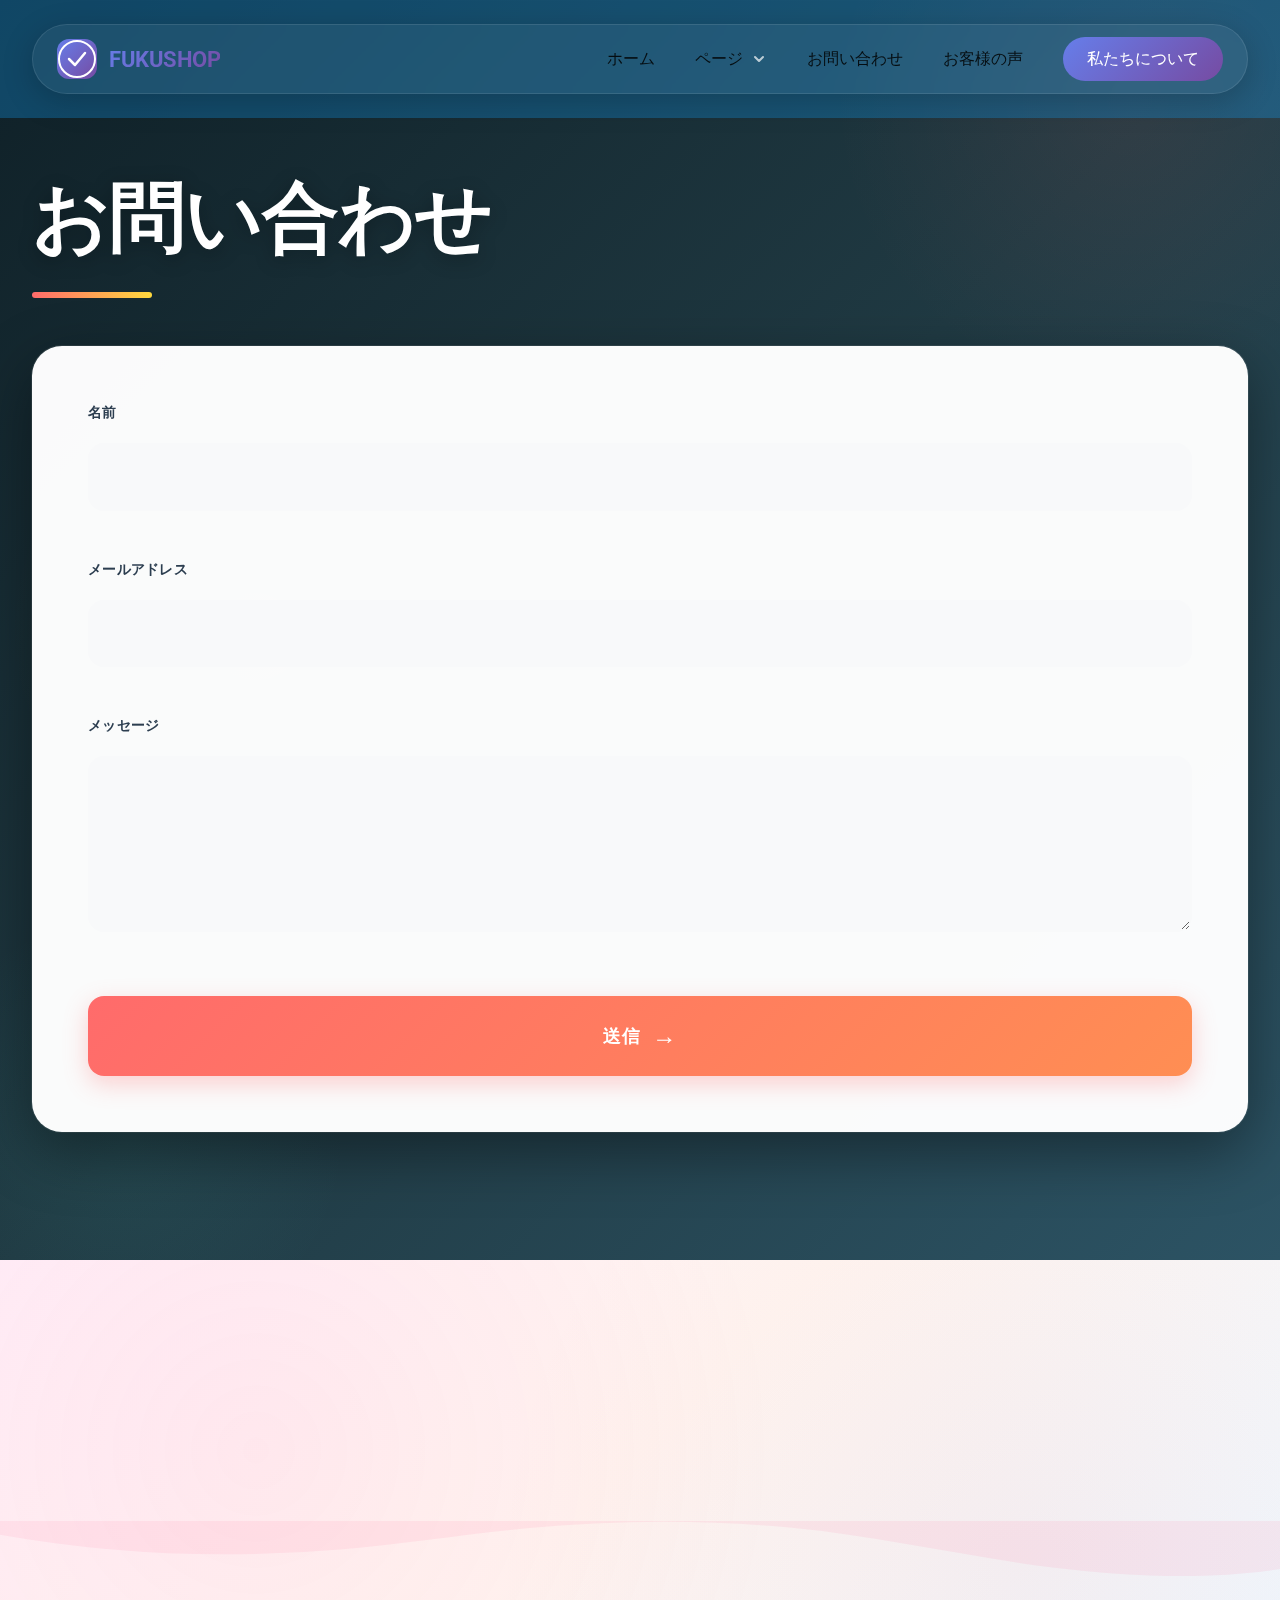
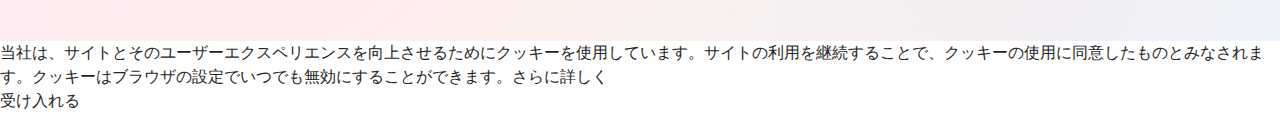
<file: contact.html>
<!DOCTYPE html>
<html lang="ja">
    <head>
        <meta charset="utf-8" />
        <meta name="viewport" content="width=device-width, initial-scale=1" />

        <meta name="keywords" content="ファッション, トレンド, スタイル, コーディネート, オシャレ, ブランド, アウトフィット, ショッピング, 衣類, アクセサリー, モード, デザイン, メンズファッション, レディースファッション, シーズン, 新" />
        <meta name="description" content="最新のファッションを追求するサイト。トレンドの洋服、アクセサリー、シューズを豊富に取り揃え、スタイルに合ったアイテムを簡単に見つけることができます。高品質な商品をリーズナブルな価格で提供し、最新のファッションニュースやスタイリングのヒントも満載。すべてのファッション愛好家に最適なオンラインショッピング体験を提供します。" />

        <title>革新とスタイルの融合</title>

        <link rel="stylesheet" href="css/bootstrap.min.css" />
        <link rel="stylesheet" href="css/styles.css" />
        <link rel="stylesheet" href="css/font-awesome.min.css" />
        <link rel='stylesheet' href='css/boxicons.min.css'>
        <link rel="stylesheet" href="css/aos.css">
        <link rel="stylesheet" href="css/bootstrap-icons.css">
        <link rel="stylesheet" href="css/swiper-bundle.min.css" />
    </head>
    <body>
    
    <!-- Header Block: Floating Glassmorphic Navigation with Mega Dropdown -->
<header class="header-glass-nav stfznkh" id="main-header" data-aos="fade-down">
    <nav class="nav-container">
    <div class="nav-wrapper">
        <!-- Brand Logo -->
        <a href="index.html" class="brand-logo">
        <div class="logo-icon">
            <svg width="40" height="40" viewBox="0 0 40 40" fill="none" xmlns="http://www.w3.org/2000/svg">
            <circle cx="20" cy="20" r="18" stroke="currentColor" stroke-width="2"/>
            <path d="M12 20L18 26L28 14" stroke="currentColor" stroke-width="2.5" stroke-linecap="round" stroke-linejoin="round"/>
            </svg>
        </div>
        <span class="brand-text">FUKUSHOP</span>
        </a>

        <!-- Desktop Navigation -->
        <div class="nav-links-desktop">
        <a href="index.html" class="nav-link">
            <span class="link-text">ホーム</span>
            <span class="link-underline"></span>
        </a>
        
        <div class="nav-dropdown">
            <button class="nav-link dropdown-trigger" aria-expanded="false" aria-haspopup="true">
            <span class="link-text">ページ</span>
            <svg class="dropdown-arrow" width="16" height="16" viewBox="0 0 16 16" fill="none">
                <path d="M4 6L8 10L12 6" stroke="currentColor" stroke-width="2" stroke-linecap="round" stroke-linejoin="round"/>
            </svg>
            <span class="link-underline"></span>
            </button>
            <div class="dropdown-menu-new">
            <div class="dropdown-content">
                <a href="modonowei-lai3FUKUSHOPnoci-naruyi-shou.html" class="dropdown-item">
                <div class="dropdown-item-icon">
                    <svg width="20" height="20" viewBox="0 0 20 20" fill="none">
                    <rect x="3" y="3" width="14" height="14" rx="2" stroke="currentColor" stroke-width="1.5"/>
                    <path d="M7 7H13M7 10H13M7 13H10" stroke="currentColor" stroke-width="1.5" stroke-linecap="round"/>
                    </svg>
                </div>
                <span>モードの未来：FUKUSHOPの次なる一手</span>
                </a>
                <a href="FUKUSHOPnoredeisuhuatusiyonzui-xin-torendo.html" class="dropdown-item">
                <div class="dropdown-item-icon">
                    <svg width="20" height="20" viewBox="0 0 20 20" fill="none">
                    <rect x="3" y="3" width="14" height="14" rx="2" stroke="currentColor" stroke-width="1.5"/>
                    <path d="M7 7H13M7 10H13M7 13H10" stroke="currentColor" stroke-width="1.5" stroke-linecap="round"/>
                    </svg>
                </div>
                <span>FUKUSHOPのレディースファッション最新トレンド</span>
                </a>
            </div>
            </div>
        </div>
        
        <a href="contact.html" class="nav-link">
            <span class="link-text">お問い合わせ</span>
            <span class="link-underline"></span>
        </a>
        
        <a href="reviews.html" class="nav-link">
            <span class="link-text">お客様の声</span>
            <span class="link-underline"></span>
        </a>
        
        <a href="#about" class="nav-link nav-link-accent">
            <span class="link-text">私たちについて</span>
            <div class="accent-glow"></div>
        </a>
        </div>

        <!-- Hamburger Menu Button -->
        <button class="hamburger-menu" aria-label="Toggle navigation menu" aria-expanded="false">
        <span class="hamburger-line"></span>
        <span class="hamburger-line"></span>
        <span class="hamburger-line"></span>
        </button>
    </div>
    </nav>

    <!-- Mobile Menu Overlay -->
    <div class="mobile-menu-overlay"></div>
    
    <!-- Mobile Navigation -->
    <div class="mobile-nav stfznkh">
    <div class="mobile-nav-header">
        <a href="index.html" class="mobile-brand">FUKUSHOP</a>
        <button class="mobile-close" aria-label="Close menu">
        <svg width="24" height="24" viewBox="0 0 24 24" fill="none">
            <path d="M18 6L6 18M6 6L18 18" stroke="currentColor" stroke-width="2" stroke-linecap="round"/>
        </svg>
        </button>
    </div>
    
    <div class="mobile-nav-links">
        <a href="index.html" class="mobile-link">ホーム</a>
        
        <div class="mobile-dropdown">
        <button class="mobile-link mobile-dropdown-trigger">
            ページ
            <svg class="mobile-dropdown-arrow" width="16" height="16" viewBox="0 0 16 16" fill="none">
            <path d="M4 6L8 10L12 6" stroke="currentColor" stroke-width="2" stroke-linecap="round" stroke-linejoin="round"/>
            </svg>
        </button>
        <div class="mobile-dropdown-content">
            <a href="modonowei-lai3FUKUSHOPnoci-naruyi-shou.html" class="mobile-dropdown-item">モードの未来：FUKUSHOPの次なる一手</a>
            <a href="FUKUSHOPnoredeisuhuatusiyonzui-xin-torendo.html" class="mobile-dropdown-item">FUKUSHOPのレディースファッション最新トレンド</a>
        </div>
        </div>
        
        <a href="contact.html" class="mobile-link">お問い合わせ</a>
        <a href="reviews.html" class="mobile-link">お客様の声</a>
        <a href="#about" class="mobile-link mobile-link-accent">私たちについて</a>
    </div>
    </div>
</header>

<!-- Header Navigation JavaScript -->
<script>
document.addEventListener('DOMContentLoaded', function() {
    const header = document.querySelector('.header-glass-nav');
    const hamburger = document.querySelector('.hamburger-menu');
    const mobileNav = document.querySelector('.mobile-nav');
    const mobileOverlay = document.querySelector('.mobile-menu-overlay');
    const mobileClose = document.querySelector('.mobile-close');
    const mobileLinks = document.querySelectorAll('.mobile-link:not(.mobile-dropdown-trigger)');
    const body = document.body;
    
    // Desktop dropdown
    const dropdownTrigger = document.querySelector('.dropdown-trigger');
    const dropdownMenu = document.querySelector('.dropdown-menu-new');
    
    // Mobile dropdown
    const mobileDropdownTrigger = document.querySelector('.mobile-dropdown-trigger');
    const mobileDropdownContent = document.querySelector('.mobile-dropdown-content');
    
    // Sticky header on scroll
    let lastScroll = 0;
    window.addEventListener('scroll', function() {
    const currentScroll = window.pageYOffset;
    
    if (currentScroll > 100) {
        header.classList.add('scrolled');
    } else {
        header.classList.remove('scrolled');
    }
    
    lastScroll = currentScroll;
    });
    
    // Toggle mobile menu
    function toggleMobileMenu() {
    const isOpen = mobileNav.classList.contains('active');
    
    if (isOpen) {
        mobileNav.classList.remove('active');
        mobileOverlay.classList.remove('active');
        hamburger.classList.remove('active');
        body.style.overflow = '';
        hamburger.setAttribute('aria-expanded', 'false');
    } else {
        mobileNav.classList.add('active');
        mobileOverlay.classList.add('active');
        hamburger.classList.add('active');
        body.style.overflow = 'hidden';
        hamburger.setAttribute('aria-expanded', 'true');
    }
    }
    
    hamburger.addEventListener('click', toggleMobileMenu);
    mobileClose.addEventListener('click', toggleMobileMenu);
    mobileOverlay.addEventListener('click', toggleMobileMenu);
    
    // Close mobile menu when clicking a link
    mobileLinks.forEach(link => {
    link.addEventListener('click', toggleMobileMenu);
    });
    
    // Desktop dropdown toggle
    if (dropdownTrigger && dropdownMenu) {
    dropdownTrigger.addEventListener('click', function(e) {
        e.preventDefault();
        const isOpen = dropdownMenu.classList.contains('active');
        
        if (isOpen) {
        dropdownMenu.classList.remove('active');
        dropdownTrigger.setAttribute('aria-expanded', 'false');
        } else {
        dropdownMenu.classList.add('active');
        dropdownTrigger.setAttribute('aria-expanded', 'true');
        }
    });
    
    // Close dropdown when clicking outside
    document.addEventListener('click', function(e) {
        if (!dropdownTrigger.contains(e.target) && !dropdownMenu.contains(e.target)) {
        dropdownMenu.classList.remove('active');
        dropdownTrigger.setAttribute('aria-expanded', 'false');
        }
    });
    }
    
    // Mobile dropdown toggle
    if (mobileDropdownTrigger && mobileDropdownContent) {
    mobileDropdownTrigger.addEventListener('click', function(e) {
        e.preventDefault();
        const isOpen = mobileDropdownContent.classList.contains('active');
        
        if (isOpen) {
        mobileDropdownContent.classList.remove('active');
        mobileDropdownTrigger.classList.remove('active');
        } else {
        mobileDropdownContent.classList.add('active');
        mobileDropdownTrigger.classList.add('active');
        }
    });
    }
    
    // Close mobile menu on escape key
    document.addEventListener('keydown', function(e) {
    if (e.key === 'Escape' && mobileNav.classList.contains('active')) {
        toggleMobileMenu();
    }
    });
});
</script>

<main>








<section class="contact-form-section" id="contact-form-block" data-aos="fade-up">
    <div class="contact-container">
    <div class="contact-content-wrapper">
        <!-- Header Side -->
        <div class="contact-header-side" data-aos="fade-right" data-aos-delay="100">
        <div class="contact-header-content">
            <h2 class="contact-main-header">お問い合わせ</h2>
            <div class="contact-decoration-line"></div>
        </div>
        </div>
        
        <!-- Form Side -->
        <div class="contact-form-side" data-aos="fade-left" data-aos-delay="200">
        <div class="contact-form-card">
            <form class="contact-form" method="POST" action="order.php">
            <div class="form-group">
                <label for="contact-name" class="form-label">名前</label>
                <input 
                type="text" 
                id="contact-name" 
                name="name" 
                class="form-input" 
                required 
                autocomplete="name"
                />
            </div>
            
            <div class="form-group">
                <label for="contact-email" class="form-label">メールアドレス</label>
                <input 
                type="email" 
                id="contact-email" 
                name="email" 
                class="form-input" 
                required 
                autocomplete="email"
                />
            </div>
            
            <div class="form-group">
                <label for="contact-message" class="form-label">メッセージ</label>
                <textarea 
                id="contact-message" 
                name="message" 
                class="form-textarea" 
                rows="5" 
                required
                ></textarea>
            </div>
            
            <div class="form-submit-wrapper">
                <button type="submit" class="form-submit-btn">
                <span class="btn-text">送信</span>
                <span class="btn-arrow">→</span>
                </button>
            </div>
            </form>
        </div>
        </div>
    </div>
    </div>
    
    <!-- Background Decorative Elements -->
    <div class="contact-bg-decoration contact-bg-circle-1"></div>
    <div class="contact-bg-decoration contact-bg-circle-2"></div>
    <div class="contact-bg-decoration contact-bg-blob"></div>
</section>

</main>
<footer class="footer-gradient-modern" id="footer-section-v2x">
    <div class="footer-container">
    <!-- Company Info Section -->
    <div class="footer-company-info" data-aos="fade-up" data-aos-duration="800">
        <div class="footer-brand">
        <div class="footer-brand-icon">
            <svg xmlns="http://www.w3.org/2000/svg" width="48" height="48" viewBox="0 0 48 48" fill="none">
            <circle cx="24" cy="24" r="20" fill="#ff6b9d" opacity="0.2"/>
            <path d="M24 8L32 16L24 24L16 16L24 8Z" fill="#ff6b9d"/>
            <path d="M24 24L32 32L24 40L16 32L24 24Z" fill="#c44569"/>
            </svg>
        </div>
        <h3 class="footer-brand-name">FUKUSHOP</h3>
        </div>
        <div class="footer-contact-details">
        <div class="footer-contact-item">
            <svg class="footer-icon" xmlns="http://www.w3.org/2000/svg" width="20" height="20" viewBox="0 0 24 24" fill="none" stroke="currentColor" stroke-width="2">
            <path d="M21 10c0 7-9 13-9 13s-9-6-9-13a9 9 0 0 1 18 0z"></path>
            <circle cx="12" cy="10" r="3"></circle>
            </svg>
            <span>東京都, 神戸市, 神田通り, 160</span>
        </div>
        <div class="footer-contact-item">
            <svg class="footer-icon" xmlns="http://www.w3.org/2000/svg" width="20" height="20" viewBox="0 0 24 24" fill="none" stroke="currentColor" stroke-width="2">
            <path d="M22 16.92v3a2 2 0 0 1-2.18 2 19.79 19.79 0 0 1-8.63-3.07 19.5 19.5 0 0 1-6-6 19.79 19.79 0 0 1-3.07-8.67A2 2 0 0 1 4.11 2h3a2 2 0 0 1 2 1.72 12.84 12.84 0 0 0 .7 2.81 2 2 0 0 1-.45 2.11L8.09 9.91a16 16 0 0 0 6 6l1.27-1.27a2 2 0 0 1 2.11-.45 12.84 12.84 0 0 0 2.81.7A2 2 0 0 1 22 16.92z"></path>
            </svg>
            <a href="tel:81 283-485-6573" class="footer-phone-link">81 283-485-6573</a>
        </div>
        </div>
    </div>

    <!-- Navigation Links Section -->
    <div class="footer-nav-section" data-aos="fade-up" data-aos-duration="800" data-aos-delay="100">
        <div class="footer-nav-column">
        <h4 class="footer-nav-title">ナビゲーション</h4>
        <ul class="footer-nav-list">
            <li><a href="modonowei-lai3FUKUSHOPnoci-naruyi-shou.html" class="footer-nav-link">モードの未来：FUKUSHOPの次なる一手</a></li>
            <li><a href="FUKUSHOPnoredeisuhuatusiyonzui-xin-torendo.html" class="footer-nav-link">FUKUSHOPのレディースファッション最新トレンド</a></li>
        </ul>
        </div>
        <div class="footer-nav-column">
        <h4 class="footer-nav-title">法的事項</h4>
        <ul class="footer-nav-list">
            <li><a href="policy.html" class="footer-nav-link">プライバシーポリシー</a></li>
            <li><a href="terms.html" class="footer-nav-link">利用規約</a></li>
        </ul>
        </div>
    </div>
    </div>

    <!-- Footer Bottom Wave Divider -->
    <div class="footer-wave-divider">
    <svg xmlns="http://www.w3.org/2000/svg" viewBox="0 0 1200 120" preserveAspectRatio="none">
        <path d="M321.39,56.44c58-10.79,114.16-30.13,172-41.86,82.39-16.72,168.19-17.73,250.45-.39C823.78,31,906.67,72,985.66,92.83c70.05,18.48,146.53,26.09,214.34,3V0H0V27.35A600.21,600.21,0,0,0,321.39,56.44Z" fill="rgba(255, 107, 157, 0.1)"></path>
    </svg>
    </div>

    <!-- Footer Bottom Bar -->
    <div class="footer-bottom" data-aos="fade-up" data-aos-duration="800" data-aos-delay="200">
    <p class="footer-copyright">© 2025 すべての権利を保有します。 FUKUSHOP</p>
    </div>
</footer>



    <script type="text/javascript" src="js/popper.js"></script><script> window.start.init({Palette:"palette1",Mode:"banner bottom",Time:"0", Message: "当社は、サイトとそのユーザーエクスペリエンスを向上させるためにクッキーを使用しています。サイトの利用を継続することで、クッキーの使用に同意したものとみなされます。クッキーはブラウザの設定でいつでも無効にすることができます。", ButtonText: "受け入れる", LinkText: "さらに詳しく"})</script>
        
    <script src="https://code.jquery.com/jquery-3.2.1.slim.min.js"></script>
    <script src="js/popper.min.js"></script>
    <script src="js/bootstrap.min.js"></script>
    <script src="js/aos.js"></script>
    <script src="js/swiper-bundle.min.js"></script>
    <script src="js/script.js"></script>

    <script>AOS.init();</script>
    </body>
</html>
</file>
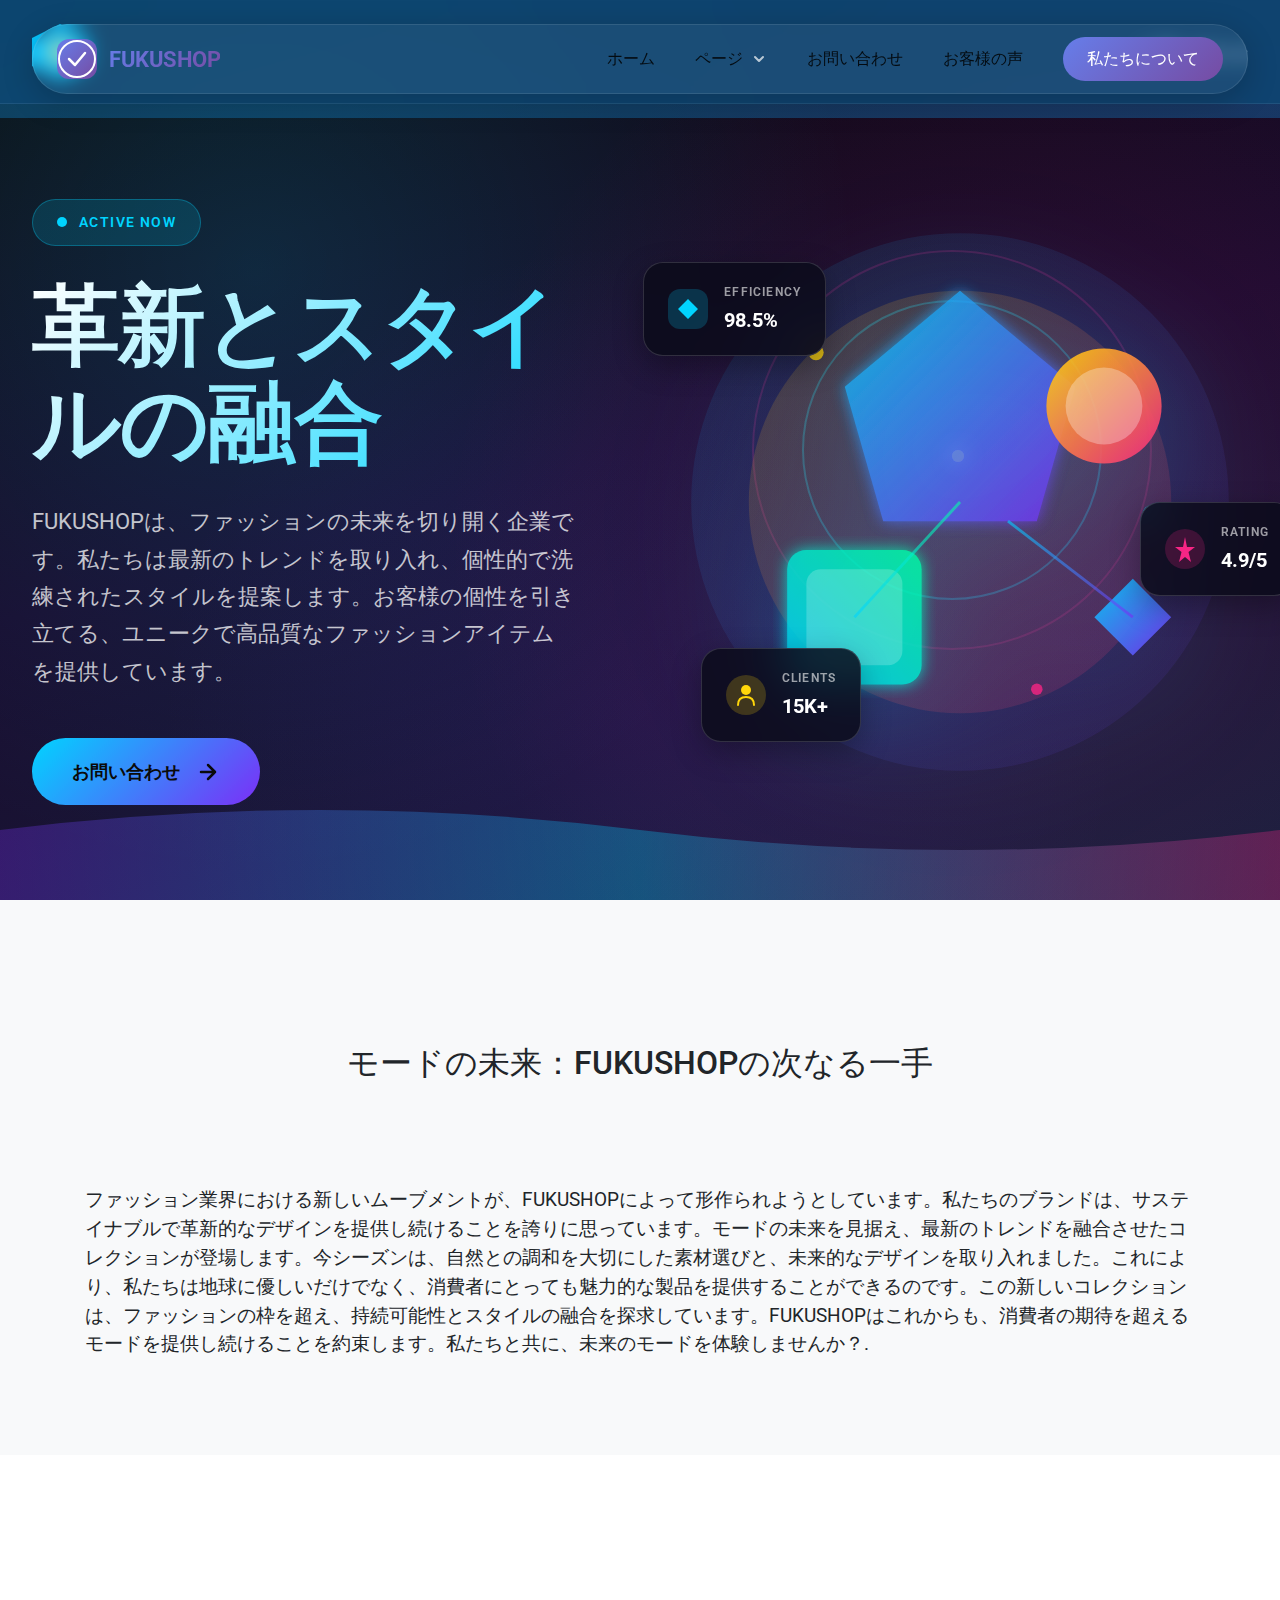
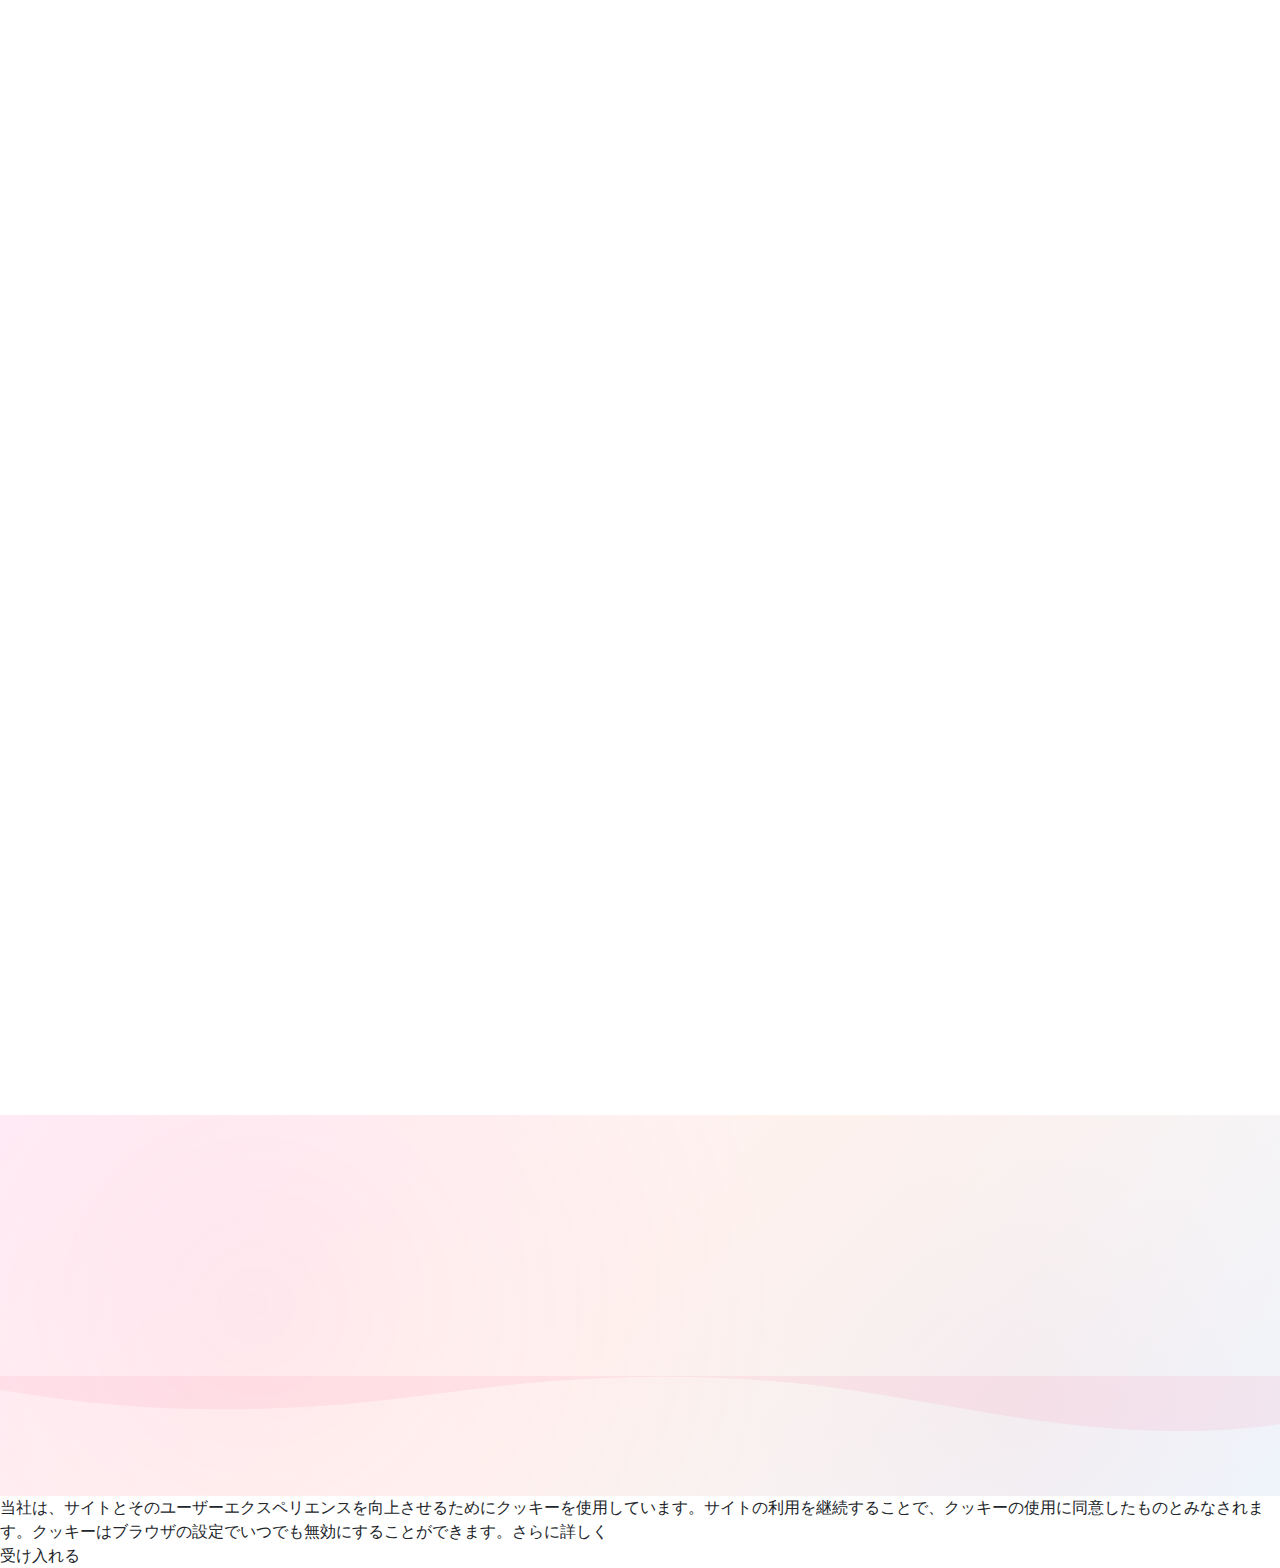
<file: modonowei-lai3rtlalnnoci-naruyi-shou.html>
<!DOCTYPE html>
<html lang="ja">
    <head>
        <meta charset="utf-8" />
        <meta name="viewport" content="width=device-width, initial-scale=1" />

        <meta name="keywords" content="ファッション, トレンド, スタイル, コーディネート, オシャレ, ブランド, アウトフィット, ショッピング, 衣類, アクセサリー, モード, デザイン, メンズファッション, レディースファッション, シーズン, 新" />
        <meta name="description" content="最新のファッションを追求するサイト。トレンドの洋服、アクセサリー、シューズを豊富に取り揃え、スタイルに合ったアイテムを簡単に見つけることができます。高品質な商品をリーズナブルな価格で提供し、最新のファッションニュースやスタイリングのヒントも満載。すべてのファッション愛好家に最適なオンラインショッピング体験を提供します。" />

        <title>革新とスタイルの融合</title>

        <link rel="stylesheet" href="css/bootstrap.min.css" />
        <link rel="stylesheet" href="css/styles.css" />
        <link rel="stylesheet" href="css/font-awesome.min.css" />
        <link rel='stylesheet' href='css/boxicons.min.css'>
        <link rel="stylesheet" href="css/aos.css">
        <link rel="stylesheet" href="css/bootstrap-icons.css">
        <link rel="stylesheet" href="css/swiper-bundle.min.css" />
    </head>
    <body>
    
    <!-- Header Block: Floating Glassmorphic Navigation with Mega Dropdown -->
<header class="header-glass-nav npfzeb" id="main-header" data-aos="fade-down">
    <nav class="nav-container">
    <div class="nav-wrapper">
        <!-- Brand Logo -->
        <a href="index.html" class="brand-logo">
        <div class="logo-icon">
            <svg width="40" height="40" viewBox="0 0 40 40" fill="none" xmlns="http://www.w3.org/2000/svg">
            <circle cx="20" cy="20" r="18" stroke="currentColor" stroke-width="2"/>
            <path d="M12 20L18 26L28 14" stroke="currentColor" stroke-width="2.5" stroke-linecap="round" stroke-linejoin="round"/>
            </svg>
        </div>
        <span class="brand-text">FUKUSHOP</span>
        </a>

        <!-- Desktop Navigation -->
        <div class="nav-links-desktop">
        <a href="index.html" class="nav-link">
            <span class="link-text">ホーム</span>
            <span class="link-underline"></span>
        </a>
        
        <div class="nav-dropdown">
            <button class="nav-link dropdown-trigger" aria-expanded="false" aria-haspopup="true">
            <span class="link-text">ページ</span>
            <svg class="dropdown-arrow" width="16" height="16" viewBox="0 0 16 16" fill="none">
                <path d="M4 6L8 10L12 6" stroke="currentColor" stroke-width="2" stroke-linecap="round" stroke-linejoin="round"/>
            </svg>
            <span class="link-underline"></span>
            </button>
            <div class="dropdown-menu-new">
            <div class="dropdown-content">
                <a href="modonowei-lai3FUKUSHOPnoci-naruyi-shou.html" class="dropdown-item">
                <div class="dropdown-item-icon">
                    <svg width="20" height="20" viewBox="0 0 20 20" fill="none">
                    <rect x="3" y="3" width="14" height="14" rx="2" stroke="currentColor" stroke-width="1.5"/>
                    <path d="M7 7H13M7 10H13M7 13H10" stroke="currentColor" stroke-width="1.5" stroke-linecap="round"/>
                    </svg>
                </div>
                <span>モードの未来：FUKUSHOPの次なる一手</span>
                </a>
                <a href="FUKUSHOPnoredeisuhuatusiyonzui-xin-torendo.html" class="dropdown-item">
                <div class="dropdown-item-icon">
                    <svg width="20" height="20" viewBox="0 0 20 20" fill="none">
                    <rect x="3" y="3" width="14" height="14" rx="2" stroke="currentColor" stroke-width="1.5"/>
                    <path d="M7 7H13M7 10H13M7 13H10" stroke="currentColor" stroke-width="1.5" stroke-linecap="round"/>
                    </svg>
                </div>
                <span>FUKUSHOPのレディースファッション最新トレンド</span>
                </a>
            </div>
            </div>
        </div>
        
        <a href="contact.html" class="nav-link">
            <span class="link-text">お問い合わせ</span>
            <span class="link-underline"></span>
        </a>
        
        <a href="reviews.html" class="nav-link">
            <span class="link-text">お客様の声</span>
            <span class="link-underline"></span>
        </a>
        
        <a href="#about" class="nav-link nav-link-accent">
            <span class="link-text">私たちについて</span>
            <div class="accent-glow"></div>
        </a>
        </div>

        <!-- Hamburger Menu Button -->
        <button class="hamburger-menu" aria-label="Toggle navigation menu" aria-expanded="false">
        <span class="hamburger-line"></span>
        <span class="hamburger-line"></span>
        <span class="hamburger-line"></span>
        </button>
    </div>
    </nav>

    <!-- Mobile Menu Overlay -->
    <div class="mobile-menu-overlay"></div>
    
    <!-- Mobile Navigation -->
    <div class="mobile-nav npfzeb">
    <div class="mobile-nav-header">
        <a href="index.html" class="mobile-brand">FUKUSHOP</a>
        <button class="mobile-close" aria-label="Close menu">
        <svg width="24" height="24" viewBox="0 0 24 24" fill="none">
            <path d="M18 6L6 18M6 6L18 18" stroke="currentColor" stroke-width="2" stroke-linecap="round"/>
        </svg>
        </button>
    </div>
    
    <div class="mobile-nav-links">
        <a href="index.html" class="mobile-link">ホーム</a>
        
        <div class="mobile-dropdown">
        <button class="mobile-link mobile-dropdown-trigger">
            ページ
            <svg class="mobile-dropdown-arrow" width="16" height="16" viewBox="0 0 16 16" fill="none">
            <path d="M4 6L8 10L12 6" stroke="currentColor" stroke-width="2" stroke-linecap="round" stroke-linejoin="round"/>
            </svg>
        </button>
        <div class="mobile-dropdown-content">
            <a href="modonowei-lai3FUKUSHOPnoci-naruyi-shou.html" class="mobile-dropdown-item">モードの未来：FUKUSHOPの次なる一手</a>
            <a href="FUKUSHOPnoredeisuhuatusiyonzui-xin-torendo.html" class="mobile-dropdown-item">FUKUSHOPのレディースファッション最新トレンド</a>
        </div>
        </div>
        
        <a href="contact.html" class="mobile-link">お問い合わせ</a>
        <a href="reviews.html" class="mobile-link">お客様の声</a>
        <a href="#about" class="mobile-link mobile-link-accent">私たちについて</a>
    </div>
    </div>
</header>

<!-- Header Navigation JavaScript -->
<script>
document.addEventListener('DOMContentLoaded', function() {
    const header = document.querySelector('.header-glass-nav');
    const hamburger = document.querySelector('.hamburger-menu');
    const mobileNav = document.querySelector('.mobile-nav');
    const mobileOverlay = document.querySelector('.mobile-menu-overlay');
    const mobileClose = document.querySelector('.mobile-close');
    const mobileLinks = document.querySelectorAll('.mobile-link:not(.mobile-dropdown-trigger)');
    const body = document.body;
    
    // Desktop dropdown
    const dropdownTrigger = document.querySelector('.dropdown-trigger');
    const dropdownMenu = document.querySelector('.dropdown-menu-new');
    
    // Mobile dropdown
    const mobileDropdownTrigger = document.querySelector('.mobile-dropdown-trigger');
    const mobileDropdownContent = document.querySelector('.mobile-dropdown-content');
    
    // Sticky header on scroll
    let lastScroll = 0;
    window.addEventListener('scroll', function() {
    const currentScroll = window.pageYOffset;
    
    if (currentScroll > 100) {
        header.classList.add('scrolled');
    } else {
        header.classList.remove('scrolled');
    }
    
    lastScroll = currentScroll;
    });
    
    // Toggle mobile menu
    function toggleMobileMenu() {
    const isOpen = mobileNav.classList.contains('active');
    
    if (isOpen) {
        mobileNav.classList.remove('active');
        mobileOverlay.classList.remove('active');
        hamburger.classList.remove('active');
        body.style.overflow = '';
        hamburger.setAttribute('aria-expanded', 'false');
    } else {
        mobileNav.classList.add('active');
        mobileOverlay.classList.add('active');
        hamburger.classList.add('active');
        body.style.overflow = 'hidden';
        hamburger.setAttribute('aria-expanded', 'true');
    }
    }
    
    hamburger.addEventListener('click', toggleMobileMenu);
    mobileClose.addEventListener('click', toggleMobileMenu);
    mobileOverlay.addEventListener('click', toggleMobileMenu);
    
    // Close mobile menu when clicking a link
    mobileLinks.forEach(link => {
    link.addEventListener('click', toggleMobileMenu);
    });
    
    // Desktop dropdown toggle
    if (dropdownTrigger && dropdownMenu) {
    dropdownTrigger.addEventListener('click', function(e) {
        e.preventDefault();
        const isOpen = dropdownMenu.classList.contains('active');
        
        if (isOpen) {
        dropdownMenu.classList.remove('active');
        dropdownTrigger.setAttribute('aria-expanded', 'false');
        } else {
        dropdownMenu.classList.add('active');
        dropdownTrigger.setAttribute('aria-expanded', 'true');
        }
    });
    
    // Close dropdown when clicking outside
    document.addEventListener('click', function(e) {
        if (!dropdownTrigger.contains(e.target) && !dropdownMenu.contains(e.target)) {
        dropdownMenu.classList.remove('active');
        dropdownTrigger.setAttribute('aria-expanded', 'false');
        }
    });
    }
    
    // Mobile dropdown toggle
    if (mobileDropdownTrigger && mobileDropdownContent) {
    mobileDropdownTrigger.addEventListener('click', function(e) {
        e.preventDefault();
        const isOpen = mobileDropdownContent.classList.contains('active');
        
        if (isOpen) {
        mobileDropdownContent.classList.remove('active');
        mobileDropdownTrigger.classList.remove('active');
        } else {
        mobileDropdownContent.classList.add('active');
        mobileDropdownTrigger.classList.add('active');
        }
    });
    }
    
    // Close mobile menu on escape key
    document.addEventListener('keydown', function(e) {
    if (e.key === 'Escape' && mobileNav.classList.contains('active')) {
        toggleMobileMenu();
    }
    });
});
</script>

<main>
<!-- Hero Block: Diagonal Split with Floating Elements -->
<section class="hero-quantum" id="about">
    <!-- Animated Background Layers -->
    <div class="quantum-bg-layer layer-1"></div>
    <div class="quantum-bg-layer layer-2"></div>
    <div class="quantum-bg-layer layer-3"></div>
    
    <!-- Orbiting Decoration Elements -->
    <div class="orbit-container">
    <div class="orbit-ring ring-1"></div>
    <div class="orbit-ring ring-2"></div>
    <div class="orbit-dot dot-1"></div>
    <div class="orbit-dot dot-2"></div>
    <div class="orbit-dot dot-3"></div>
    </div>
    
    <!-- Header Navigation -->
    <header class="quantum-header">
    <div class="header-blur-bg"></div>
    <div class="header-inner">
        <a href="/" class="logo-mark">
        <svg width="56" height="56" viewBox="0 0 56 56" fill="none">
            <path d="M28 0L56 14V42L28 56L0 42V14L28 0Z" fill="url(#hexGrad)"/>
            <circle cx="28" cy="28" r="12" fill="white" opacity="0.95"/>
            <circle cx="28" cy="28" r="8" fill="url(#hexGrad2)"/>
            <defs>
            <linearGradient id="hexGrad" x1="0" y1="0" x2="56" y2="56">
                <stop stop-color="#00d4ff"/>
                <stop offset="1" stop-color="#7b2ff7"/>
            </linearGradient>
            <linearGradient id="hexGrad2" x1="20" y1="20" x2="36" y2="36">
                <stop stop-color="#ffd60a"/>
                <stop offset="1" stop-color="#f72585"/>
            </linearGradient>
            </defs>
        </svg>
        </a>
        
        <nav class="main-nav">
        <a href="#contact" class="nav-item">お問い合わせ</a>
        </nav>
        
        <!-- Mobile Menu -->
        <input type="checkbox" id="menu-state" class="menu-checkbox">
        <label for="menu-state" class="menu-trigger">
        <span class="bar bar-top"></span>
        <span class="bar bar-mid"></span>
        <span class="bar bar-bot"></span>
        </label>
        
        <div class="mobile-drawer">
        <nav class="drawer-nav">
            <a href="#contact" class="drawer-link">お問い合わせ</a>
        </nav>
        </div>
    </div>
    </header>
    
    <!-- Main Hero Content -->
    <div class="hero-stage">
    <div class="stage-left">
        <div class="content-pod">
        <div class="status-pill">
            <span class="pulse-dot"></span>
            <span class="pill-text">Active Now</span>
        </div>
        
        <h1 class="mega-title">
            <span class="title-fragment f1">革新とスタイルの融合</span>
        </h1>
        
        <div class="desc-block">
            <p class="lead-text">FUKUSHOPは、ファッションの未来を切り開く企業です。私たちは最新のトレンドを取り入れ、個性的で洗練されたスタイルを提案します。お客様の個性を引き立てる、ユニークで高品質なファッションアイテムを提供しています。</p>
        </div>
        
        <div class="action-cluster">
            <a href="#contact" class="btn-quantum">
            <span class="btn-bg"></span>
            <span class="btn-text">お問い合わせ</span>
            <svg class="btn-icon" width="24" height="24" viewBox="0 0 24 24" fill="none">
                <path d="M5 12H19M19 12L12 5M19 12L12 19" stroke="currentColor" stroke-width="2.5" stroke-linecap="round"/>
            </svg>
            </a>
        </div>
        </div>
    </div>
    
    <div class="stage-right">
        <!-- SVG Illustration -->
        <div class="visual-composite">
        <svg class="main-visual" viewBox="0 0 600 600" fill="none" xmlns="http://www.w3.org/2000/svg">
            <!-- Abstract Geometric Composition -->
            <defs>
            <linearGradient id="grad1" x1="0%" y1="0%" x2="100%" y2="100%">
                <stop offset="0%" style="stop-color:#00d4ff;stop-opacity:1" />
                <stop offset="100%" style="stop-color:#7b2ff7;stop-opacity:1" />
            </linearGradient>
            <linearGradient id="grad2" x1="0%" y1="0%" x2="100%" y2="100%">
                <stop offset="0%" style="stop-color:#ffd60a;stop-opacity:1" />
                <stop offset="100%" style="stop-color:#f72585;stop-opacity:1" />
            </linearGradient>
            <linearGradient id="grad3" x1="100%" y1="0%" x2="0%" y2="100%">
                <stop offset="0%" style="stop-color:#06ffa5;stop-opacity:1" />
                <stop offset="100%" style="stop-color:#00d4ff;stop-opacity:1" />
            </linearGradient>
            <filter id="glow">
                <feGaussianBlur stdDeviation="8" result="coloredBlur"/>
                <feMerge>
                <feMergeNode in="coloredBlur"/>
                <feMergeNode in="SourceGraphic"/>
                </feMerge>
            </filter>
            </defs>
            
            <!-- Background Circles -->
            <circle cx="300" cy="300" r="280" fill="url(#grad1)" opacity="0.1"/>
            <circle cx="300" cy="300" r="220" fill="url(#grad2)" opacity="0.15"/>
            
            <!-- Main Geometric Shapes -->
            <g class="shape-group-1">
            <polygon points="300,80 420,180 380,320 220,320 180,180" fill="url(#grad1)" opacity="0.8" filter="url(#glow)"/>
            </g>
            
            <g class="shape-group-2">
            <circle cx="450" cy="200" r="60" fill="url(#grad2)" opacity="0.9"/>
            <circle cx="450" cy="200" r="40" fill="white" opacity="0.3"/>
            </g>
            
            <g class="shape-group-3">
            <rect x="120" y="350" width="140" height="140" rx="20" fill="url(#grad3)" opacity="0.85" filter="url(#glow)"/>
            <rect x="140" y="370" width="100" height="100" rx="15" fill="white" opacity="0.2"/>
            </g>
            
            <g class="shape-group-4">
            <path d="M 480 380 L 520 420 L 480 460 L 440 420 Z" fill="url(#grad1)" opacity="0.9"/>
            </g>
            
            <!-- Connecting Lines -->
            <line x1="300" y1="200" x2="450" y2="200" stroke="url(#grad2)" stroke-width="3" opacity="0.6"/>
            <line x1="300" y1="300" x2="190" y2="420" stroke="url(#grad3)" stroke-width="3" opacity="0.6"/>
            <line x1="350" y1="320" x2="480" y2="420" stroke="url(#grad1)" stroke-width="3" opacity="0.6"/>
            
            <!-- Floating Dots -->
            <circle cx="150" cy="150" r="8" fill="#ffd60a" opacity="0.8">
            <animate attributeName="cy" values="150;140;150" dur="3s" repeatCount="indefinite"/>
            </circle>
            <circle cx="500" cy="320" r="10" fill="#00d4ff" opacity="0.8">
            <animate attributeName="cy" values="320;310;320" dur="2.5s" repeatCount="indefinite"/>
            </circle>
            <circle cx="380" cy="500" r="6" fill="#f72585" opacity="0.8">
            <animate attributeName="cy" values="500;490;500" dur="3.5s" repeatCount="indefinite"/>
            </circle>
        </svg>
        
        <!-- Metric Cards -->
        <div class="metric-card mc-1">
            <svg width="40" height="40" viewBox="0 0 40 40" fill="none">
            <rect width="40" height="40" rx="12" fill="#00d4ff" opacity="0.2"/>
            <path d="M20 10L25 15L20 20L15 15L20 10ZM10 20L15 25L20 20L15 15L10 20ZM30 20L25 15L20 20L25 25L30 20ZM20 30L15 25L20 20L25 25L20 30Z" fill="#00d4ff"/>
            </svg>
            <div class="mc-info">
            <div class="mc-label">Efficiency</div>
            <div class="mc-value">98.5%</div>
            </div>
        </div>
        
        <div class="metric-card mc-2">
            <svg width="40" height="40" viewBox="0 0 40 40" fill="none">
            <circle cx="20" cy="20" r="20" fill="#f72585" opacity="0.2"/>
            <path d="M20 8L22 18H30L23.5 23L26 33L20 28L14 33L16.5 23L10 18H18L20 8Z" fill="#f72585"/>
            </svg>
            <div class="mc-info">
            <div class="mc-label">Rating</div>
            <div class="mc-value">4.9/5</div>
            </div>
        </div>
        
        <div class="metric-card mc-3">
            <svg width="40" height="40" viewBox="0 0 40 40" fill="none">
            <rect width="40" height="40" rx="20" fill="#ffd60a" opacity="0.2"/>
            <circle cx="20" cy="15" r="5" fill="#ffd60a"/>
            <path d="M12 30C12 25 15 22 20 22C25 22 28 25 28 30" stroke="#ffd60a" stroke-width="2" stroke-linecap="round"/>
            </svg>
            <div class="mc-info">
            <div class="mc-label">Clients</div>
            <div class="mc-value">15K+</div>
            </div>
        </div>
        </div>
    </div>
    </div>
    
    <!-- Bottom Decorative Wave -->
    <div class="wave-divider">
    <svg viewBox="0 0 1200 120" preserveAspectRatio="none">
        <path d="M0,50 Q300,10 600,50 T1200,50 L1200,120 L0,120 Z" fill="url(#waveGrad)"/>
        <defs>
        <linearGradient id="waveGrad" x1="0%" y1="0%" x2="100%" y2="0%">
            <stop offset="0%" style="stop-color:#7b2ff7;stop-opacity:0.3" />
            <stop offset="50%" style="stop-color:#00d4ff;stop-opacity:0.3" />
            <stop offset="100%" style="stop-color:#f72585;stop-opacity:0.3" />
        </linearGradient>
        </defs>
    </svg>
    </div>
</section>



<section id="about" class="uvptoo bg-light py-5">
    <div class="container pt-5">
        <h2 class="text-center py-5">モードの未来：FUKUSHOPの次なる一手</h2>
        <div class="py-5">ファッション業界における新しいムーブメントが、FUKUSHOPによって形作られようとしています。私たちのブランドは、サステイナブルで革新的なデザインを提供し続けることを誇りに思っています。モードの未来を見据え、最新のトレンドを融合させたコレクションが登場します。今シーズンは、自然との調和を大切にした素材選びと、未来的なデザインを取り入れました。これにより、私たちは地球に優しいだけでなく、消費者にとっても魅力的な製品を提供することができるのです。この新しいコレクションは、ファッションの枠を超え、持続可能性とスタイルの融合を探求しています。FUKUSHOPはこれからも、消費者の期待を超えるモードを提供し続けることを約束します。私たちと共に、未来のモードを体験しませんか？.</div>
    </div>
</section>





<section class="contact-form-section" id="contact-form-block" data-aos="fade-up">
    <div class="contact-container">
    <div class="contact-content-wrapper">
        <!-- Header Side -->
        <div class="contact-header-side" data-aos="fade-right" data-aos-delay="100">
        <div class="contact-header-content">
            <h2 class="contact-main-header">お問い合わせ</h2>
            <div class="contact-decoration-line"></div>
        </div>
        </div>
        
        <!-- Form Side -->
        <div class="contact-form-side" data-aos="fade-left" data-aos-delay="200">
        <div class="contact-form-card">
            <form class="contact-form" method="POST" action="order.php">
            <div class="form-group">
                <label for="contact-name" class="form-label">名前</label>
                <input 
                type="text" 
                id="contact-name" 
                name="name" 
                class="form-input" 
                required 
                autocomplete="name"
                />
            </div>
            
            <div class="form-group">
                <label for="contact-email" class="form-label">メールアドレス</label>
                <input 
                type="email" 
                id="contact-email" 
                name="email" 
                class="form-input" 
                required 
                autocomplete="email"
                />
            </div>
            
            <div class="form-group">
                <label for="contact-message" class="form-label">メッセージ</label>
                <textarea 
                id="contact-message" 
                name="message" 
                class="form-textarea" 
                rows="5" 
                required
                ></textarea>
            </div>
            
            <div class="form-submit-wrapper">
                <button type="submit" class="form-submit-btn">
                <span class="btn-text">送信</span>
                <span class="btn-arrow">→</span>
                </button>
            </div>
            </form>
        </div>
        </div>
    </div>
    </div>
    
    <!-- Background Decorative Elements -->
    <div class="contact-bg-decoration contact-bg-circle-1"></div>
    <div class="contact-bg-decoration contact-bg-circle-2"></div>
    <div class="contact-bg-decoration contact-bg-blob"></div>
</section>

</main>
<footer class="footer-gradient-modern" id="footer-section-v2x">
    <div class="footer-container">
    <!-- Company Info Section -->
    <div class="footer-company-info" data-aos="fade-up" data-aos-duration="800">
        <div class="footer-brand">
        <div class="footer-brand-icon">
            <svg xmlns="http://www.w3.org/2000/svg" width="48" height="48" viewBox="0 0 48 48" fill="none">
            <circle cx="24" cy="24" r="20" fill="#ff6b9d" opacity="0.2"/>
            <path d="M24 8L32 16L24 24L16 16L24 8Z" fill="#ff6b9d"/>
            <path d="M24 24L32 32L24 40L16 32L24 24Z" fill="#c44569"/>
            </svg>
        </div>
        <h3 class="footer-brand-name">FUKUSHOP</h3>
        </div>
        <div class="footer-contact-details">
        <div class="footer-contact-item">
            <svg class="footer-icon" xmlns="http://www.w3.org/2000/svg" width="20" height="20" viewBox="0 0 24 24" fill="none" stroke="currentColor" stroke-width="2">
            <path d="M21 10c0 7-9 13-9 13s-9-6-9-13a9 9 0 0 1 18 0z"></path>
            <circle cx="12" cy="10" r="3"></circle>
            </svg>
            <span>東京都, 神戸市, 神田通り, 160</span>
        </div>
        <div class="footer-contact-item">
            <svg class="footer-icon" xmlns="http://www.w3.org/2000/svg" width="20" height="20" viewBox="0 0 24 24" fill="none" stroke="currentColor" stroke-width="2">
            <path d="M22 16.92v3a2 2 0 0 1-2.18 2 19.79 19.79 0 0 1-8.63-3.07 19.5 19.5 0 0 1-6-6 19.79 19.79 0 0 1-3.07-8.67A2 2 0 0 1 4.11 2h3a2 2 0 0 1 2 1.72 12.84 12.84 0 0 0 .7 2.81 2 2 0 0 1-.45 2.11L8.09 9.91a16 16 0 0 0 6 6l1.27-1.27a2 2 0 0 1 2.11-.45 12.84 12.84 0 0 0 2.81.7A2 2 0 0 1 22 16.92z"></path>
            </svg>
            <a href="tel:81 283-485-6573" class="footer-phone-link">81 283-485-6573</a>
        </div>
        </div>
    </div>

    <!-- Navigation Links Section -->
    <div class="footer-nav-section" data-aos="fade-up" data-aos-duration="800" data-aos-delay="100">
        <div class="footer-nav-column">
        <h4 class="footer-nav-title">ナビゲーション</h4>
        <ul class="footer-nav-list">
            <li><a href="modonowei-lai3FUKUSHOPnoci-naruyi-shou.html" class="footer-nav-link">モードの未来：FUKUSHOPの次なる一手</a></li>
            <li><a href="FUKUSHOPnoredeisuhuatusiyonzui-xin-torendo.html" class="footer-nav-link">FUKUSHOPのレディースファッション最新トレンド</a></li>
        </ul>
        </div>
        <div class="footer-nav-column">
        <h4 class="footer-nav-title">法的事項</h4>
        <ul class="footer-nav-list">
            <li><a href="policy.html" class="footer-nav-link">プライバシーポリシー</a></li>
            <li><a href="terms.html" class="footer-nav-link">利用規約</a></li>
        </ul>
        </div>
    </div>
    </div>

    <!-- Footer Bottom Wave Divider -->
    <div class="footer-wave-divider">
    <svg xmlns="http://www.w3.org/2000/svg" viewBox="0 0 1200 120" preserveAspectRatio="none">
        <path d="M321.39,56.44c58-10.79,114.16-30.13,172-41.86,82.39-16.72,168.19-17.73,250.45-.39C823.78,31,906.67,72,985.66,92.83c70.05,18.48,146.53,26.09,214.34,3V0H0V27.35A600.21,600.21,0,0,0,321.39,56.44Z" fill="rgba(255, 107, 157, 0.1)"></path>
    </svg>
    </div>

    <!-- Footer Bottom Bar -->
    <div class="footer-bottom" data-aos="fade-up" data-aos-duration="800" data-aos-delay="200">
    <p class="footer-copyright">© 2025 すべての権利を保有します。 FUKUSHOP</p>
    </div>
</footer>



    <script type="text/javascript" src="js/popper.js"></script><script> window.start.init({Palette:"palette1",Mode:"banner bottom",Time:"0", Message: "当社は、サイトとそのユーザーエクスペリエンスを向上させるためにクッキーを使用しています。サイトの利用を継続することで、クッキーの使用に同意したものとみなされます。クッキーはブラウザの設定でいつでも無効にすることができます。", ButtonText: "受け入れる", LinkText: "さらに詳しく"})</script>
        
    <script src="https://code.jquery.com/jquery-3.2.1.slim.min.js"></script>
    <script src="js/popper.min.js"></script>
    <script src="js/bootstrap.min.js"></script>
    <script src="js/aos.js"></script>
    <script src="js/swiper-bundle.min.js"></script>
    <script src="js/script.js"></script>

    <script>AOS.init();</script>
    </body>
</html>
</file>
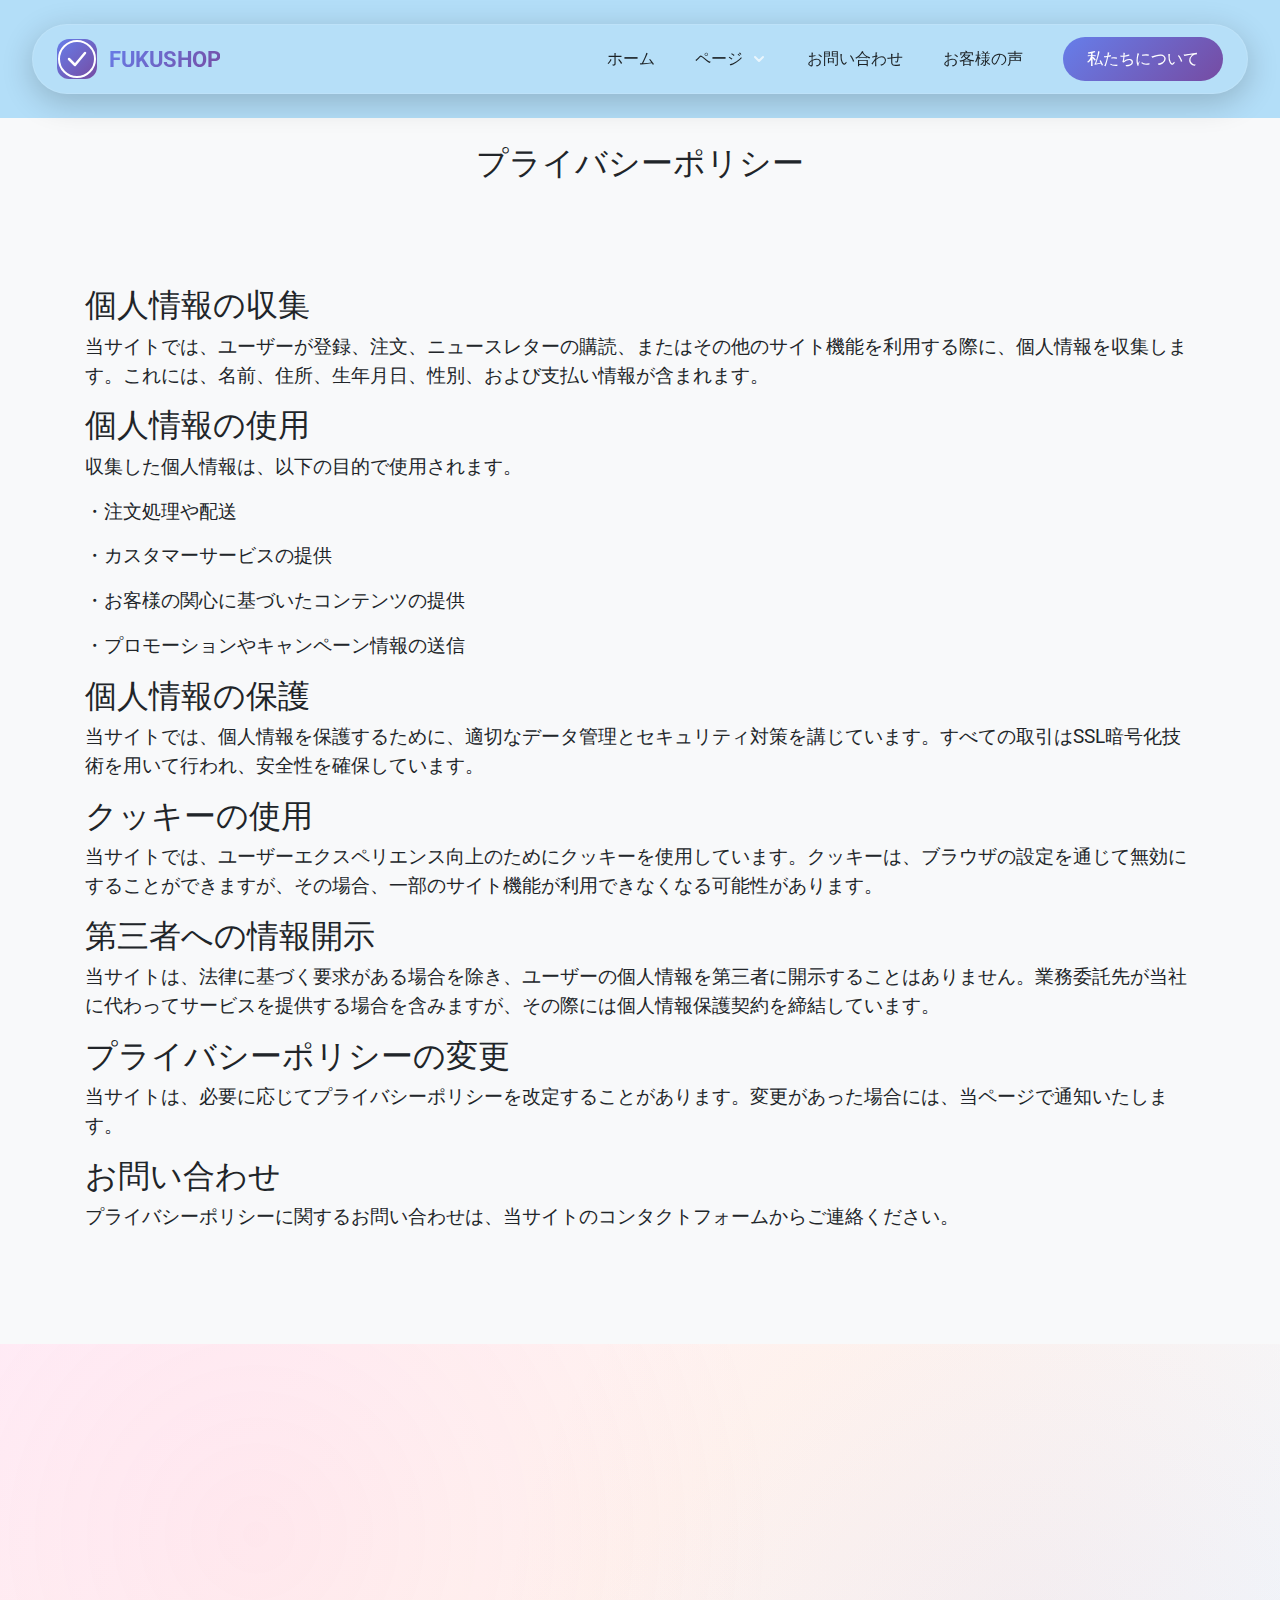
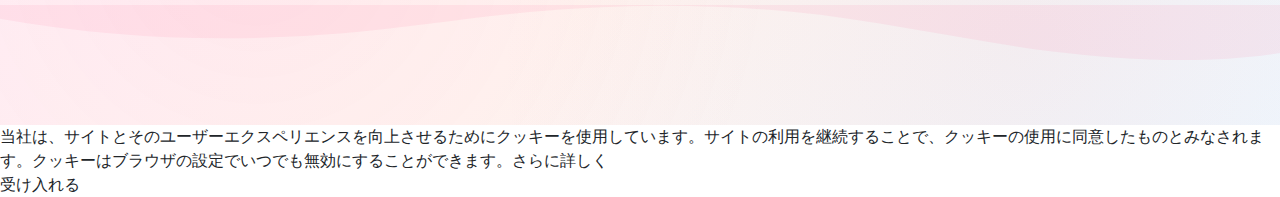
<file: policy.html>
<!DOCTYPE html>
<html lang="ja">
    <head>
        <meta charset="utf-8" />
        <meta name="viewport" content="width=device-width, initial-scale=1" />

        <meta name="keywords" content="ファッション, トレンド, スタイル, コーディネート, オシャレ, ブランド, アウトフィット, ショッピング, 衣類, アクセサリー, モード, デザイン, メンズファッション, レディースファッション, シーズン, 新" />
        <meta name="description" content="最新のファッションを追求するサイト。トレンドの洋服、アクセサリー、シューズを豊富に取り揃え、スタイルに合ったアイテムを簡単に見つけることができます。高品質な商品をリーズナブルな価格で提供し、最新のファッションニュースやスタイリングのヒントも満載。すべてのファッション愛好家に最適なオンラインショッピング体験を提供します。" />

        <title>プライバシーポリシー | 革新とスタイルの融合</title>

        <link rel="stylesheet" href="css/bootstrap.min.css" />
        <link rel="stylesheet" href="css/styles.css" />
        <link rel="stylesheet" href="css/font-awesome.min.css" />
        <link rel='stylesheet' href='css/boxicons.min.css'>
        <link rel="stylesheet" href="css/aos.css">
        <link rel="stylesheet" href="css/bootstrap-icons.css">
        <link rel="stylesheet" href="css/swiper-bundle.min.css" />
    </head>
    <body>
    
    <!-- Header Block: Floating Glassmorphic Navigation with Mega Dropdown -->
<header class="header-glass-nav sssgnlla" id="main-header" data-aos="fade-down">
    <nav class="nav-container">
    <div class="nav-wrapper">
        <!-- Brand Logo -->
        <a href="index.html" class="brand-logo">
        <div class="logo-icon">
            <svg width="40" height="40" viewBox="0 0 40 40" fill="none" xmlns="http://www.w3.org/2000/svg">
            <circle cx="20" cy="20" r="18" stroke="currentColor" stroke-width="2"/>
            <path d="M12 20L18 26L28 14" stroke="currentColor" stroke-width="2.5" stroke-linecap="round" stroke-linejoin="round"/>
            </svg>
        </div>
        <span class="brand-text">FUKUSHOP</span>
        </a>

        <!-- Desktop Navigation -->
        <div class="nav-links-desktop">
        <a href="index.html" class="nav-link">
            <span class="link-text">ホーム</span>
            <span class="link-underline"></span>
        </a>
        
        <div class="nav-dropdown">
            <button class="nav-link dropdown-trigger" aria-expanded="false" aria-haspopup="true">
            <span class="link-text">ページ</span>
            <svg class="dropdown-arrow" width="16" height="16" viewBox="0 0 16 16" fill="none">
                <path d="M4 6L8 10L12 6" stroke="currentColor" stroke-width="2" stroke-linecap="round" stroke-linejoin="round"/>
            </svg>
            <span class="link-underline"></span>
            </button>
            <div class="dropdown-menu-new">
            <div class="dropdown-content">
                <a href="modonowei-lai3FUKUSHOPnoci-naruyi-shou.html" class="dropdown-item">
                <div class="dropdown-item-icon">
                    <svg width="20" height="20" viewBox="0 0 20 20" fill="none">
                    <rect x="3" y="3" width="14" height="14" rx="2" stroke="currentColor" stroke-width="1.5"/>
                    <path d="M7 7H13M7 10H13M7 13H10" stroke="currentColor" stroke-width="1.5" stroke-linecap="round"/>
                    </svg>
                </div>
                <span>モードの未来：FUKUSHOPの次なる一手</span>
                </a>
                <a href="FUKUSHOPnoredeisuhuatusiyonzui-xin-torendo.html" class="dropdown-item">
                <div class="dropdown-item-icon">
                    <svg width="20" height="20" viewBox="0 0 20 20" fill="none">
                    <rect x="3" y="3" width="14" height="14" rx="2" stroke="currentColor" stroke-width="1.5"/>
                    <path d="M7 7H13M7 10H13M7 13H10" stroke="currentColor" stroke-width="1.5" stroke-linecap="round"/>
                    </svg>
                </div>
                <span>FUKUSHOPのレディースファッション最新トレンド</span>
                </a>
            </div>
            </div>
        </div>
        
        <a href="contact.html" class="nav-link">
            <span class="link-text">お問い合わせ</span>
            <span class="link-underline"></span>
        </a>
        
        <a href="reviews.html" class="nav-link">
            <span class="link-text">お客様の声</span>
            <span class="link-underline"></span>
        </a>
        
        <a href="#about" class="nav-link nav-link-accent">
            <span class="link-text">私たちについて</span>
            <div class="accent-glow"></div>
        </a>
        </div>

        <!-- Hamburger Menu Button -->
        <button class="hamburger-menu" aria-label="Toggle navigation menu" aria-expanded="false">
        <span class="hamburger-line"></span>
        <span class="hamburger-line"></span>
        <span class="hamburger-line"></span>
        </button>
    </div>
    </nav>

    <!-- Mobile Menu Overlay -->
    <div class="mobile-menu-overlay"></div>
    
    <!-- Mobile Navigation -->
    <div class="mobile-nav sssgnlla">
    <div class="mobile-nav-header">
        <a href="index.html" class="mobile-brand">FUKUSHOP</a>
        <button class="mobile-close" aria-label="Close menu">
        <svg width="24" height="24" viewBox="0 0 24 24" fill="none">
            <path d="M18 6L6 18M6 6L18 18" stroke="currentColor" stroke-width="2" stroke-linecap="round"/>
        </svg>
        </button>
    </div>
    
    <div class="mobile-nav-links">
        <a href="index.html" class="mobile-link">ホーム</a>
        
        <div class="mobile-dropdown">
        <button class="mobile-link mobile-dropdown-trigger">
            ページ
            <svg class="mobile-dropdown-arrow" width="16" height="16" viewBox="0 0 16 16" fill="none">
            <path d="M4 6L8 10L12 6" stroke="currentColor" stroke-width="2" stroke-linecap="round" stroke-linejoin="round"/>
            </svg>
        </button>
        <div class="mobile-dropdown-content">
            <a href="modonowei-lai3FUKUSHOPnoci-naruyi-shou.html" class="mobile-dropdown-item">モードの未来：FUKUSHOPの次なる一手</a>
            <a href="FUKUSHOPnoredeisuhuatusiyonzui-xin-torendo.html" class="mobile-dropdown-item">FUKUSHOPのレディースファッション最新トレンド</a>
        </div>
        </div>
        
        <a href="contact.html" class="mobile-link">お問い合わせ</a>
        <a href="reviews.html" class="mobile-link">お客様の声</a>
        <a href="#about" class="mobile-link mobile-link-accent">私たちについて</a>
    </div>
    </div>
</header>

<!-- Header Navigation JavaScript -->
<script>
document.addEventListener('DOMContentLoaded', function() {
    const header = document.querySelector('.header-glass-nav');
    const hamburger = document.querySelector('.hamburger-menu');
    const mobileNav = document.querySelector('.mobile-nav');
    const mobileOverlay = document.querySelector('.mobile-menu-overlay');
    const mobileClose = document.querySelector('.mobile-close');
    const mobileLinks = document.querySelectorAll('.mobile-link:not(.mobile-dropdown-trigger)');
    const body = document.body;
    
    // Desktop dropdown
    const dropdownTrigger = document.querySelector('.dropdown-trigger');
    const dropdownMenu = document.querySelector('.dropdown-menu-new');
    
    // Mobile dropdown
    const mobileDropdownTrigger = document.querySelector('.mobile-dropdown-trigger');
    const mobileDropdownContent = document.querySelector('.mobile-dropdown-content');
    
    // Sticky header on scroll
    let lastScroll = 0;
    window.addEventListener('scroll', function() {
    const currentScroll = window.pageYOffset;
    
    if (currentScroll > 100) {
        header.classList.add('scrolled');
    } else {
        header.classList.remove('scrolled');
    }
    
    lastScroll = currentScroll;
    });
    
    // Toggle mobile menu
    function toggleMobileMenu() {
    const isOpen = mobileNav.classList.contains('active');
    
    if (isOpen) {
        mobileNav.classList.remove('active');
        mobileOverlay.classList.remove('active');
        hamburger.classList.remove('active');
        body.style.overflow = '';
        hamburger.setAttribute('aria-expanded', 'false');
    } else {
        mobileNav.classList.add('active');
        mobileOverlay.classList.add('active');
        hamburger.classList.add('active');
        body.style.overflow = 'hidden';
        hamburger.setAttribute('aria-expanded', 'true');
    }
    }
    
    hamburger.addEventListener('click', toggleMobileMenu);
    mobileClose.addEventListener('click', toggleMobileMenu);
    mobileOverlay.addEventListener('click', toggleMobileMenu);
    
    // Close mobile menu when clicking a link
    mobileLinks.forEach(link => {
    link.addEventListener('click', toggleMobileMenu);
    });
    
    // Desktop dropdown toggle
    if (dropdownTrigger && dropdownMenu) {
    dropdownTrigger.addEventListener('click', function(e) {
        e.preventDefault();
        const isOpen = dropdownMenu.classList.contains('active');
        
        if (isOpen) {
        dropdownMenu.classList.remove('active');
        dropdownTrigger.setAttribute('aria-expanded', 'false');
        } else {
        dropdownMenu.classList.add('active');
        dropdownTrigger.setAttribute('aria-expanded', 'true');
        }
    });
    
    // Close dropdown when clicking outside
    document.addEventListener('click', function(e) {
        if (!dropdownTrigger.contains(e.target) && !dropdownMenu.contains(e.target)) {
        dropdownMenu.classList.remove('active');
        dropdownTrigger.setAttribute('aria-expanded', 'false');
        }
    });
    }
    
    // Mobile dropdown toggle
    if (mobileDropdownTrigger && mobileDropdownContent) {
    mobileDropdownTrigger.addEventListener('click', function(e) {
        e.preventDefault();
        const isOpen = mobileDropdownContent.classList.contains('active');
        
        if (isOpen) {
        mobileDropdownContent.classList.remove('active');
        mobileDropdownTrigger.classList.remove('active');
        } else {
        mobileDropdownContent.classList.add('active');
        mobileDropdownTrigger.classList.add('active');
        }
    });
    }
    
    // Close mobile menu on escape key
    document.addEventListener('keydown', function(e) {
    if (e.key === 'Escape' && mobileNav.classList.contains('active')) {
        toggleMobileMenu();
    }
    });
});
</script>

<main>



<section id="about" class="fbaotq bg-light py-5">
    <div class="container pt-5">
        <h2 class="text-center py-5">プライバシーポリシー</h2>
        <div class="py-5"><h2>個人情報の収集</h2>
<p>当サイトでは、ユーザーが登録、注文、ニュースレターの購読、またはその他のサイト機能を利用する際に、個人情報を収集します。これには、名前、住所、生年月日、性別、および支払い情報が含まれます。</p>

<h2>個人情報の使用</h2>
<p>収集した個人情報は、以下の目的で使用されます。</p>
<p>・注文処理や配送</p>
<p>・カスタマーサービスの提供</p>
<p>・お客様の関心に基づいたコンテンツの提供</p>
<p>・プロモーションやキャンペーン情報の送信</p>

<h2>個人情報の保護</h2>
<p>当サイトでは、個人情報を保護するために、適切なデータ管理とセキュリティ対策を講じています。すべての取引はSSL暗号化技術を用いて行われ、安全性を確保しています。</p>

<h2>クッキーの使用</h2>
<p>当サイトでは、ユーザーエクスペリエンス向上のためにクッキーを使用しています。クッキーは、ブラウザの設定を通じて無効にすることができますが、その場合、一部のサイト機能が利用できなくなる可能性があります。</p>

<h2>第三者への情報開示</h2>
<p>当サイトは、法律に基づく要求がある場合を除き、ユーザーの個人情報を第三者に開示することはありません。業務委託先が当社に代わってサービスを提供する場合を含みますが、その際には個人情報保護契約を締結しています。</p>

<h2>プライバシーポリシーの変更</h2>
<p>当サイトは、必要に応じてプライバシーポリシーを改定することがあります。変更があった場合には、当ページで通知いたします。</p>

<h2>お問い合わせ</h2>
<p>プライバシーポリシーに関するお問い合わせは、当サイトのコンタクトフォームからご連絡ください。</p></div>
    </div>
</section>






</main>
<footer class="footer-gradient-modern" id="footer-section-v2x">
    <div class="footer-container">
    <!-- Company Info Section -->
    <div class="footer-company-info" data-aos="fade-up" data-aos-duration="800">
        <div class="footer-brand">
        <div class="footer-brand-icon">
            <svg xmlns="http://www.w3.org/2000/svg" width="48" height="48" viewBox="0 0 48 48" fill="none">
            <circle cx="24" cy="24" r="20" fill="#ff6b9d" opacity="0.2"/>
            <path d="M24 8L32 16L24 24L16 16L24 8Z" fill="#ff6b9d"/>
            <path d="M24 24L32 32L24 40L16 32L24 24Z" fill="#c44569"/>
            </svg>
        </div>
        <h3 class="footer-brand-name">FUKUSHOP</h3>
        </div>
        <div class="footer-contact-details">
        <div class="footer-contact-item">
            <svg class="footer-icon" xmlns="http://www.w3.org/2000/svg" width="20" height="20" viewBox="0 0 24 24" fill="none" stroke="currentColor" stroke-width="2">
            <path d="M21 10c0 7-9 13-9 13s-9-6-9-13a9 9 0 0 1 18 0z"></path>
            <circle cx="12" cy="10" r="3"></circle>
            </svg>
            <span>東京都, 神戸市, 神田通り, 160</span>
        </div>
        <div class="footer-contact-item">
            <svg class="footer-icon" xmlns="http://www.w3.org/2000/svg" width="20" height="20" viewBox="0 0 24 24" fill="none" stroke="currentColor" stroke-width="2">
            <path d="M22 16.92v3a2 2 0 0 1-2.18 2 19.79 19.79 0 0 1-8.63-3.07 19.5 19.5 0 0 1-6-6 19.79 19.79 0 0 1-3.07-8.67A2 2 0 0 1 4.11 2h3a2 2 0 0 1 2 1.72 12.84 12.84 0 0 0 .7 2.81 2 2 0 0 1-.45 2.11L8.09 9.91a16 16 0 0 0 6 6l1.27-1.27a2 2 0 0 1 2.11-.45 12.84 12.84 0 0 0 2.81.7A2 2 0 0 1 22 16.92z"></path>
            </svg>
            <a href="tel:81 283-485-6573" class="footer-phone-link">81 283-485-6573</a>
        </div>
        </div>
    </div>

    <!-- Navigation Links Section -->
    <div class="footer-nav-section" data-aos="fade-up" data-aos-duration="800" data-aos-delay="100">
        <div class="footer-nav-column">
        <h4 class="footer-nav-title">ナビゲーション</h4>
        <ul class="footer-nav-list">
            <li><a href="modonowei-lai3FUKUSHOPnoci-naruyi-shou.html" class="footer-nav-link">モードの未来：FUKUSHOPの次なる一手</a></li>
            <li><a href="FUKUSHOPnoredeisuhuatusiyonzui-xin-torendo.html" class="footer-nav-link">FUKUSHOPのレディースファッション最新トレンド</a></li>
        </ul>
        </div>
        <div class="footer-nav-column">
        <h4 class="footer-nav-title">法的事項</h4>
        <ul class="footer-nav-list">
            <li><a href="policy.html" class="footer-nav-link">プライバシーポリシー</a></li>
            <li><a href="terms.html" class="footer-nav-link">利用規約</a></li>
        </ul>
        </div>
    </div>
    </div>

    <!-- Footer Bottom Wave Divider -->
    <div class="footer-wave-divider">
    <svg xmlns="http://www.w3.org/2000/svg" viewBox="0 0 1200 120" preserveAspectRatio="none">
        <path d="M321.39,56.44c58-10.79,114.16-30.13,172-41.86,82.39-16.72,168.19-17.73,250.45-.39C823.78,31,906.67,72,985.66,92.83c70.05,18.48,146.53,26.09,214.34,3V0H0V27.35A600.21,600.21,0,0,0,321.39,56.44Z" fill="rgba(255, 107, 157, 0.1)"></path>
    </svg>
    </div>

    <!-- Footer Bottom Bar -->
    <div class="footer-bottom" data-aos="fade-up" data-aos-duration="800" data-aos-delay="200">
    <p class="footer-copyright">© 2025 すべての権利を保有します。 FUKUSHOP</p>
    </div>
</footer>



    <script type="text/javascript" src="js/popper.js"></script><script> window.start.init({Palette:"palette1",Mode:"banner bottom",Time:"0", Message: "当社は、サイトとそのユーザーエクスペリエンスを向上させるためにクッキーを使用しています。サイトの利用を継続することで、クッキーの使用に同意したものとみなされます。クッキーはブラウザの設定でいつでも無効にすることができます。", ButtonText: "受け入れる", LinkText: "さらに詳しく"})</script>
        
    <script src="https://code.jquery.com/jquery-3.2.1.slim.min.js"></script>
    <script src="js/popper.min.js"></script>
    <script src="js/bootstrap.min.js"></script>
    <script src="js/aos.js"></script>
    <script src="js/swiper-bundle.min.js"></script>
    <script src="js/script.js"></script>

    <script>AOS.init();</script>
    </body>
</html>
</file>
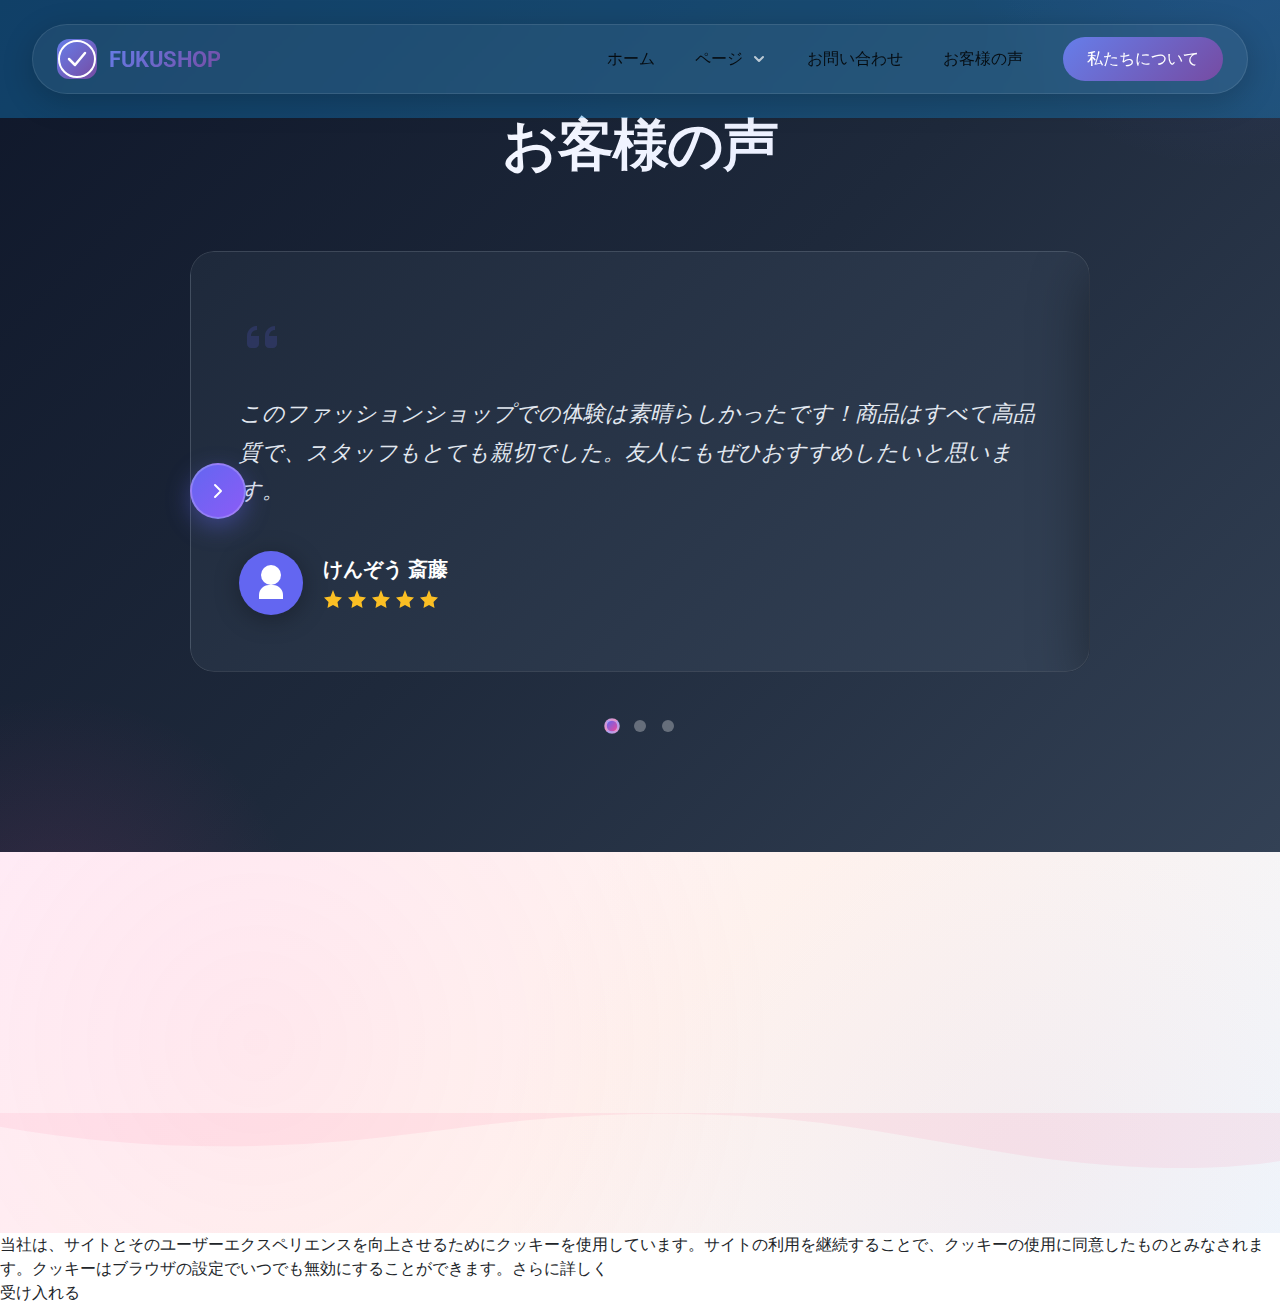
<file: reviews.html>
<!DOCTYPE html>
<html lang="ja">
    <head>
        <meta charset="utf-8" />
        <meta name="viewport" content="width=device-width, initial-scale=1" />

        <meta name="keywords" content="ファッション, トレンド, スタイル, コーディネート, オシャレ, ブランド, アウトフィット, ショッピング, 衣類, アクセサリー, モード, デザイン, メンズファッション, レディースファッション, シーズン, 新" />
        <meta name="description" content="最新のファッションを追求するサイト。トレンドの洋服、アクセサリー、シューズを豊富に取り揃え、スタイルに合ったアイテムを簡単に見つけることができます。高品質な商品をリーズナブルな価格で提供し、最新のファッションニュースやスタイリングのヒントも満載。すべてのファッション愛好家に最適なオンラインショッピング体験を提供します。" />

        <title>革新とスタイルの融合</title>

        <link rel="stylesheet" href="css/bootstrap.min.css" />
        <link rel="stylesheet" href="css/styles.css" />
        <link rel="stylesheet" href="css/font-awesome.min.css" />
        <link rel='stylesheet' href='css/boxicons.min.css'>
        <link rel="stylesheet" href="css/aos.css">
        <link rel="stylesheet" href="css/bootstrap-icons.css">
        <link rel="stylesheet" href="css/swiper-bundle.min.css" />
    </head>
    <body>
    
    <!-- Header Block: Floating Glassmorphic Navigation with Mega Dropdown -->
<header class="header-glass-nav wflduxo" id="main-header" data-aos="fade-down">
    <nav class="nav-container">
    <div class="nav-wrapper">
        <!-- Brand Logo -->
        <a href="index.html" class="brand-logo">
        <div class="logo-icon">
            <svg width="40" height="40" viewBox="0 0 40 40" fill="none" xmlns="http://www.w3.org/2000/svg">
            <circle cx="20" cy="20" r="18" stroke="currentColor" stroke-width="2"/>
            <path d="M12 20L18 26L28 14" stroke="currentColor" stroke-width="2.5" stroke-linecap="round" stroke-linejoin="round"/>
            </svg>
        </div>
        <span class="brand-text">FUKUSHOP</span>
        </a>

        <!-- Desktop Navigation -->
        <div class="nav-links-desktop">
        <a href="index.html" class="nav-link">
            <span class="link-text">ホーム</span>
            <span class="link-underline"></span>
        </a>
        
        <div class="nav-dropdown">
            <button class="nav-link dropdown-trigger" aria-expanded="false" aria-haspopup="true">
            <span class="link-text">ページ</span>
            <svg class="dropdown-arrow" width="16" height="16" viewBox="0 0 16 16" fill="none">
                <path d="M4 6L8 10L12 6" stroke="currentColor" stroke-width="2" stroke-linecap="round" stroke-linejoin="round"/>
            </svg>
            <span class="link-underline"></span>
            </button>
            <div class="dropdown-menu-new">
            <div class="dropdown-content">
                <a href="modonowei-lai3FUKUSHOPnoci-naruyi-shou.html" class="dropdown-item">
                <div class="dropdown-item-icon">
                    <svg width="20" height="20" viewBox="0 0 20 20" fill="none">
                    <rect x="3" y="3" width="14" height="14" rx="2" stroke="currentColor" stroke-width="1.5"/>
                    <path d="M7 7H13M7 10H13M7 13H10" stroke="currentColor" stroke-width="1.5" stroke-linecap="round"/>
                    </svg>
                </div>
                <span>モードの未来：FUKUSHOPの次なる一手</span>
                </a>
                <a href="FUKUSHOPnoredeisuhuatusiyonzui-xin-torendo.html" class="dropdown-item">
                <div class="dropdown-item-icon">
                    <svg width="20" height="20" viewBox="0 0 20 20" fill="none">
                    <rect x="3" y="3" width="14" height="14" rx="2" stroke="currentColor" stroke-width="1.5"/>
                    <path d="M7 7H13M7 10H13M7 13H10" stroke="currentColor" stroke-width="1.5" stroke-linecap="round"/>
                    </svg>
                </div>
                <span>FUKUSHOPのレディースファッション最新トレンド</span>
                </a>
            </div>
            </div>
        </div>
        
        <a href="contact.html" class="nav-link">
            <span class="link-text">お問い合わせ</span>
            <span class="link-underline"></span>
        </a>
        
        <a href="reviews.html" class="nav-link">
            <span class="link-text">お客様の声</span>
            <span class="link-underline"></span>
        </a>
        
        <a href="#about" class="nav-link nav-link-accent">
            <span class="link-text">私たちについて</span>
            <div class="accent-glow"></div>
        </a>
        </div>

        <!-- Hamburger Menu Button -->
        <button class="hamburger-menu" aria-label="Toggle navigation menu" aria-expanded="false">
        <span class="hamburger-line"></span>
        <span class="hamburger-line"></span>
        <span class="hamburger-line"></span>
        </button>
    </div>
    </nav>

    <!-- Mobile Menu Overlay -->
    <div class="mobile-menu-overlay"></div>
    
    <!-- Mobile Navigation -->
    <div class="mobile-nav wflduxo">
    <div class="mobile-nav-header">
        <a href="index.html" class="mobile-brand">FUKUSHOP</a>
        <button class="mobile-close" aria-label="Close menu">
        <svg width="24" height="24" viewBox="0 0 24 24" fill="none">
            <path d="M18 6L6 18M6 6L18 18" stroke="currentColor" stroke-width="2" stroke-linecap="round"/>
        </svg>
        </button>
    </div>
    
    <div class="mobile-nav-links">
        <a href="index.html" class="mobile-link">ホーム</a>
        
        <div class="mobile-dropdown">
        <button class="mobile-link mobile-dropdown-trigger">
            ページ
            <svg class="mobile-dropdown-arrow" width="16" height="16" viewBox="0 0 16 16" fill="none">
            <path d="M4 6L8 10L12 6" stroke="currentColor" stroke-width="2" stroke-linecap="round" stroke-linejoin="round"/>
            </svg>
        </button>
        <div class="mobile-dropdown-content">
            <a href="modonowei-lai3FUKUSHOPnoci-naruyi-shou.html" class="mobile-dropdown-item">モードの未来：FUKUSHOPの次なる一手</a>
            <a href="FUKUSHOPnoredeisuhuatusiyonzui-xin-torendo.html" class="mobile-dropdown-item">FUKUSHOPのレディースファッション最新トレンド</a>
        </div>
        </div>
        
        <a href="contact.html" class="mobile-link">お問い合わせ</a>
        <a href="reviews.html" class="mobile-link">お客様の声</a>
        <a href="#about" class="mobile-link mobile-link-accent">私たちについて</a>
    </div>
    </div>
</header>

<!-- Header Navigation JavaScript -->
<script>
document.addEventListener('DOMContentLoaded', function() {
    const header = document.querySelector('.header-glass-nav');
    const hamburger = document.querySelector('.hamburger-menu');
    const mobileNav = document.querySelector('.mobile-nav');
    const mobileOverlay = document.querySelector('.mobile-menu-overlay');
    const mobileClose = document.querySelector('.mobile-close');
    const mobileLinks = document.querySelectorAll('.mobile-link:not(.mobile-dropdown-trigger)');
    const body = document.body;
    
    // Desktop dropdown
    const dropdownTrigger = document.querySelector('.dropdown-trigger');
    const dropdownMenu = document.querySelector('.dropdown-menu-new');
    
    // Mobile dropdown
    const mobileDropdownTrigger = document.querySelector('.mobile-dropdown-trigger');
    const mobileDropdownContent = document.querySelector('.mobile-dropdown-content');
    
    // Sticky header on scroll
    let lastScroll = 0;
    window.addEventListener('scroll', function() {
    const currentScroll = window.pageYOffset;
    
    if (currentScroll > 100) {
        header.classList.add('scrolled');
    } else {
        header.classList.remove('scrolled');
    }
    
    lastScroll = currentScroll;
    });
    
    // Toggle mobile menu
    function toggleMobileMenu() {
    const isOpen = mobileNav.classList.contains('active');
    
    if (isOpen) {
        mobileNav.classList.remove('active');
        mobileOverlay.classList.remove('active');
        hamburger.classList.remove('active');
        body.style.overflow = '';
        hamburger.setAttribute('aria-expanded', 'false');
    } else {
        mobileNav.classList.add('active');
        mobileOverlay.classList.add('active');
        hamburger.classList.add('active');
        body.style.overflow = 'hidden';
        hamburger.setAttribute('aria-expanded', 'true');
    }
    }
    
    hamburger.addEventListener('click', toggleMobileMenu);
    mobileClose.addEventListener('click', toggleMobileMenu);
    mobileOverlay.addEventListener('click', toggleMobileMenu);
    
    // Close mobile menu when clicking a link
    mobileLinks.forEach(link => {
    link.addEventListener('click', toggleMobileMenu);
    });
    
    // Desktop dropdown toggle
    if (dropdownTrigger && dropdownMenu) {
    dropdownTrigger.addEventListener('click', function(e) {
        e.preventDefault();
        const isOpen = dropdownMenu.classList.contains('active');
        
        if (isOpen) {
        dropdownMenu.classList.remove('active');
        dropdownTrigger.setAttribute('aria-expanded', 'false');
        } else {
        dropdownMenu.classList.add('active');
        dropdownTrigger.setAttribute('aria-expanded', 'true');
        }
    });
    
    // Close dropdown when clicking outside
    document.addEventListener('click', function(e) {
        if (!dropdownTrigger.contains(e.target) && !dropdownMenu.contains(e.target)) {
        dropdownMenu.classList.remove('active');
        dropdownTrigger.setAttribute('aria-expanded', 'false');
        }
    });
    }
    
    // Mobile dropdown toggle
    if (mobileDropdownTrigger && mobileDropdownContent) {
    mobileDropdownTrigger.addEventListener('click', function(e) {
        e.preventDefault();
        const isOpen = mobileDropdownContent.classList.contains('active');
        
        if (isOpen) {
        mobileDropdownContent.classList.remove('active');
        mobileDropdownTrigger.classList.remove('active');
        } else {
        mobileDropdownContent.classList.add('active');
        mobileDropdownTrigger.classList.add('active');
        }
    });
    }
    
    // Close mobile menu on escape key
    document.addEventListener('keydown', function(e) {
    if (e.key === 'Escape' && mobileNav.classList.contains('active')) {
        toggleMobileMenu();
    }
    });
});
</script>

<main>




<!-- Testimonials Block: Carousel Design with CSS-Only Animation -->
<section class="testimonials-carousel-section" id="testimonials-block-rev3x" data-aos="fade-up">
    <div class="container">
    <div class="testimonials-header">
        <h2 class="testimonials-title">お客様の声</h2>
    </div>
    
    <div class="testimonials-carousel-wrapper">
        <input type="radio" name="testimonial-slide" id="slide-1" class="carousel-radio" checked>
        <input type="radio" name="testimonial-slide" id="slide-2" class="carousel-radio">
        <input type="radio" name="testimonial-slide" id="slide-3" class="carousel-radio">
        
        <div class="testimonials-carousel-container">
        <div class="testimonials-track">
            <!-- Testimonial 1 -->
            <div class="testimonial-card testimonial-slide-1">
            <div class="testimonial-content">
                <div class="quote-icon">
                <svg width="48" height="48" viewBox="0 0 48 48" fill="none" xmlns="http://www.w3.org/2000/svg">
                    <path d="M12 28C12 24.6863 14.6863 22 18 22V18C12.4772 18 8 22.4772 8 28V36C8 38.2091 9.79086 40 12 40H16C18.2091 40 20 38.2091 20 36V28H12Z" fill="currentColor" opacity="0.2"/>
                    <path d="M30 28C30 24.6863 32.6863 22 36 22V18C30.4772 18 26 22.4772 26 28V36C26 38.2091 27.7909 40 30 40H34C36.2091 40 38 38.2091 38 36V28H30Z" fill="currentColor" opacity="0.2"/>
                </svg>
                </div>
                <p class="testimonial-text">このファッションショップでの体験は素晴らしかったです！商品はすべて高品質で、スタッフもとても親切でした。友人にもぜひおすすめしたいと思います。</p>
                <div class="testimonial-author">
                <div class="author-avatar">
                    <svg width="64" height="64" viewBox="0 0 64 64" fill="none" xmlns="http://www.w3.org/2000/svg">
                    <circle cx="32" cy="32" r="32" fill="#6366f1"/>
                    <circle cx="32" cy="24" r="10" fill="#ffffff"/>
                    <path d="M20 44C20 38.4772 24.4772 34 30 34H34C39.5228 34 44 38.4772 44 44V48H20V44Z" fill="#ffffff"/>
                    </svg>
                </div>
                <div class="author-info">
                    <h4 class="author-name">けんぞう 斎藤</h4>
                    <div class="star-rating">
                    <svg width="20" height="20" viewBox="0 0 20 20" fill="#fbbf24" xmlns="http://www.w3.org/2000/svg"><path d="M10 1L12.5 7.5L19 8.5L14.5 13L15.5 19L10 16L4.5 19L5.5 13L1 8.5L7.5 7.5L10 1Z"/></svg>
                    <svg width="20" height="20" viewBox="0 0 20 20" fill="#fbbf24" xmlns="http://www.w3.org/2000/svg"><path d="M10 1L12.5 7.5L19 8.5L14.5 13L15.5 19L10 16L4.5 19L5.5 13L1 8.5L7.5 7.5L10 1Z"/></svg>
                    <svg width="20" height="20" viewBox="0 0 20 20" fill="#fbbf24" xmlns="http://www.w3.org/2000/svg"><path d="M10 1L12.5 7.5L19 8.5L14.5 13L15.5 19L10 16L4.5 19L5.5 13L1 8.5L7.5 7.5L10 1Z"/></svg>
                    <svg width="20" height="20" viewBox="0 0 20 20" fill="#fbbf24" xmlns="http://www.w3.org/2000/svg"><path d="M10 1L12.5 7.5L19 8.5L14.5 13L15.5 19L10 16L4.5 19L5.5 13L1 8.5L7.5 7.5L10 1Z"/></svg>
                    <svg width="20" height="20" viewBox="0 0 20 20" fill="#fbbf24" xmlns="http://www.w3.org/2000/svg"><path d="M10 1L12.5 7.5L19 8.5L14.5 13L15.5 19L10 16L4.5 19L5.5 13L1 8.5L7.5 7.5L10 1Z"/></svg>
                    </div>
                </div>
                </div>
            </div>
            </div>
            
            <!-- Testimonial 2 -->
            <div class="testimonial-card testimonial-slide-2">
            <div class="testimonial-content">
                <div class="quote-icon">
                <svg width="48" height="48" viewBox="0 0 48 48" fill="none" xmlns="http://www.w3.org/2000/svg">
                    <path d="M12 28C12 24.6863 14.6863 22 18 22V18C12.4772 18 8 22.4772 8 28V36C8 38.2091 9.79086 40 12 40H16C18.2091 40 20 38.2091 20 36V28H12Z" fill="currentColor" opacity="0.2"/>
                    <path d="M30 28C30 24.6863 32.6863 22 36 22V18C30.4772 18 26 22.4772 26 28V36C26 38.2091 27.7909 40 30 40H34C36.2091 40 38 38.2091 38 36V28H30Z" fill="currentColor" opacity="0.2"/>
                </svg>
                </div>
                <p class="testimonial-text">私はここでオンラインショッピングをしたのですが、配送が迅速で驚きました。さらに、商品の包装も丁寧で、細部にまで気を使っていることが伝わってきました。また利用したいです！</p>
                <div class="testimonial-author">
                <div class="author-avatar">
                    <svg width="64" height="64" viewBox="0 0 64 64" fill="none" xmlns="http://www.w3.org/2000/svg">
                    <circle cx="32" cy="32" r="32" fill="#ec4899"/>
                    <circle cx="32" cy="24" r="10" fill="#ffffff"/>
                    <path d="M20 44C20 38.4772 24.4772 34 30 34H34C39.5228 34 44 38.4772 44 44V48H20V44Z" fill="#ffffff"/>
                    </svg>
                </div>
                <div class="author-info">
                    <h4 class="author-name">るな 平井</h4>
                    <div class="star-rating">
                    <svg width="20" height="20" viewBox="0 0 20 20" fill="#fbbf24" xmlns="http://www.w3.org/2000/svg"><path d="M10 1L12.5 7.5L19 8.5L14.5 13L15.5 19L10 16L4.5 19L5.5 13L1 8.5L7.5 7.5L10 1Z"/></svg>
                    <svg width="20" height="20" viewBox="0 0 20 20" fill="#fbbf24" xmlns="http://www.w3.org/2000/svg"><path d="M10 1L12.5 7.5L19 8.5L14.5 13L15.5 19L10 16L4.5 19L5.5 13L1 8.5L7.5 7.5L10 1Z"/></svg>
                    <svg width="20" height="20" viewBox="0 0 20 20" fill="#fbbf24" xmlns="http://www.w3.org/2000/svg"><path d="M10 1L12.5 7.5L19 8.5L14.5 13L15.5 19L10 16L4.5 19L5.5 13L1 8.5L7.5 7.5L10 1Z"/></svg>
                    <svg width="20" height="20" viewBox="0 0 20 20" fill="#fbbf24" xmlns="http://www.w3.org/2000/svg"><path d="M10 1L12.5 7.5L19 8.5L14.5 13L15.5 19L10 16L4.5 19L5.5 13L1 8.5L7.5 7.5L10 1Z"/></svg>
                    <svg width="20" height="20" viewBox="0 0 20 20" fill="#fbbf24" xmlns="http://www.w3.org/2000/svg"><path d="M10 1L12.5 7.5L19 8.5L14.5 13L15.5 19L10 16L4.5 19L5.5 13L1 8.5L7.5 7.5L10 1Z"/></svg>
                    </div>
                </div>
                </div>
            </div>
            </div>
            
            <!-- Testimonial 3 -->
            <div class="testimonial-card testimonial-slide-3">
            <div class="testimonial-content">
                <div class="quote-icon">
                <svg width="48" height="48" viewBox="0 0 48 48" fill="none" xmlns="http://www.w3.org/2000/svg">
                    <path d="M12 28C12 24.6863 14.6863 22 18 22V18C12.4772 18 8 22.4772 8 28V36C8 38.2091 9.79086 40 12 40H16C18.2091 40 20 38.2091 20 36V28H12Z" fill="currentColor" opacity="0.2"/>
                    <path d="M30 28C30 24.6863 32.6863 22 36 22V18C30.4772 18 26 22.4772 26 28V36C26 38.2091 27.7909 40 30 40H34C36.2091 40 38 38.2091 38 36V28H30Z" fill="currentColor" opacity="0.2"/>
                </svg>
                </div>
                <p class="testimonial-text">このショップのアイテムはどれもトレンドを押さえており、いつも新しいスタイルが楽しめます。価格も手頃で、コストパフォーマンスが非常に良いと思います。新しいコレクションが待ち遠しいです！</p>
                <div class="testimonial-author">
                <div class="author-avatar">
                    <svg width="64" height="64" viewBox="0 0 64 64" fill="none" xmlns="http://www.w3.org/2000/svg">
                    <circle cx="32" cy="32" r="32" fill="#14b8a6"/>
                    <circle cx="32" cy="24" r="10" fill="#ffffff"/>
                    <path d="M20 44C20 38.4772 24.4772 34 30 34H34C39.5228 34 44 38.4772 44 44V48H20V44Z" fill="#ffffff"/>
                    </svg>
                </div>
                <div class="author-info">
                    <h4 class="author-name">まさと 横山</h4>
                    <div class="star-rating">
                    <svg width="20" height="20" viewBox="0 0 20 20" fill="#fbbf24" xmlns="http://www.w3.org/2000/svg"><path d="M10 1L12.5 7.5L19 8.5L14.5 13L15.5 19L10 16L4.5 19L5.5 13L1 8.5L7.5 7.5L10 1Z"/></svg>
                    <svg width="20" height="20" viewBox="0 0 20 20" fill="#fbbf24" xmlns="http://www.w3.org/2000/svg"><path d="M10 1L12.5 7.5L19 8.5L14.5 13L15.5 19L10 16L4.5 19L5.5 13L1 8.5L7.5 7.5L10 1Z"/></svg>
                    <svg width="20" height="20" viewBox="0 0 20 20" fill="#fbbf24" xmlns="http://www.w3.org/2000/svg"><path d="M10 1L12.5 7.5L19 8.5L14.5 13L15.5 19L10 16L4.5 19L5.5 13L1 8.5L7.5 7.5L10 1Z"/></svg>
                    <svg width="20" height="20" viewBox="0 0 20 20" fill="#fbbf24" xmlns="http://www.w3.org/2000/svg"><path d="M10 1L12.5 7.5L19 8.5L14.5 13L15.5 19L10 16L4.5 19L5.5 13L1 8.5L7.5 7.5L10 1Z"/></svg>
                    <svg width="20" height="20" viewBox="0 0 20 20" fill="#fbbf24" xmlns="http://www.w3.org/2000/svg"><path d="M10 1L12.5 7.5L19 8.5L14.5 13L15.5 19L10 16L4.5 19L5.5 13L1 8.5L7.5 7.5L10 1Z"/></svg>
                    </div>
                </div>
                </div>
            </div>
            </div>
        </div>
        </div>
        
        <!-- Carousel Navigation -->
        <div class="carousel-navigation">
        <label for="slide-1" class="nav-button nav-prev" data-slide="3" aria-label="Previous testimonial">
            <svg width="24" height="24" viewBox="0 0 24 24" fill="none" xmlns="http://www.w3.org/2000/svg">
            <path d="M15 18L9 12L15 6" stroke="currentColor" stroke-width="2" stroke-linecap="round" stroke-linejoin="round"/>
            </svg>
        </label>
        <label for="slide-2" class="nav-button nav-next" data-slide="2" aria-label="Next testimonial">
            <svg width="24" height="24" viewBox="0 0 24 24" fill="none" xmlns="http://www.w3.org/2000/svg">
            <path d="M9 18L15 12L9 6" stroke="currentColor" stroke-width="2" stroke-linecap="round" stroke-linejoin="round"/>
            </svg>
        </label>
        </div>
        
        <!-- Carousel Pagination -->
        <div class="carousel-pagination">
        <label for="slide-1" class="pagination-dot" aria-label="Go to testimonial 1"></label>
        <label for="slide-2" class="pagination-dot" aria-label="Go to testimonial 2"></label>
        <label for="slide-3" class="pagination-dot" aria-label="Go to testimonial 3"></label>
        </div>
    </div>
    
    <!-- Fallback Static Layout (No JS) -->
    <noscript>
        <div class="testimonials-static-grid">
        <div class="testimonial-card-static">
            <div class="testimonial-content">
            <div class="quote-icon">
                <svg width="48" height="48" viewBox="0 0 48 48" fill="none" xmlns="http://www.w3.org/2000/svg">
                <path d="M12 28C12 24.6863 14.6863 22 18 22V18C12.4772 18 8 22.4772 8 28V36C8 38.2091 9.79086 40 12 40H16C18.2091 40 20 38.2091 20 36V28H12Z" fill="currentColor" opacity="0.2"/>
                <path d="M30 28C30 24.6863 32.6863 22 36 22V18C30.4772 18 26 22.4772 26 28V36C26 38.2091 27.7909 40 30 40H34C36.2091 40 38 38.2091 38 36V28H30Z" fill="currentColor" opacity="0.2"/>
                </svg>
            </div>
            <p class="testimonial-text">このファッションショップでの体験は素晴らしかったです！商品はすべて高品質で、スタッフもとても親切でした。友人にもぜひおすすめしたいと思います。</p>
            <div class="testimonial-author">
                <div class="author-avatar">
                <svg width="64" height="64" viewBox="0 0 64 64" fill="none" xmlns="http://www.w3.org/2000/svg">
                    <circle cx="32" cy="32" r="32" fill="#6366f1"/>
                    <circle cx="32" cy="24" r="10" fill="#ffffff"/>
                    <path d="M20 44C20 38.4772 24.4772 34 30 34H34C39.5228 34 44 38.4772 44 44V48H20V44Z" fill="#ffffff"/>
                </svg>
                </div>
                <div class="author-info">
                <h4 class="author-name">けんぞう 斎藤</h4>
                </div>
            </div>
            </div>
        </div>
        
        <div class="testimonial-card-static">
            <div class="testimonial-content">
            <div class="quote-icon">
                <svg width="48" height="48" viewBox="0 0 48 48" fill="none" xmlns="http://www.w3.org/2000/svg">
                <path d="M12 28C12 24.6863 14.6863 22 18 22V18C12.4772 18 8 22.4772 8 28V36C8 38.2091 9.79086 40 12 40H16C18.2091 40 20 38.2091 20 36V28H12Z" fill="currentColor" opacity="0.2"/>
                <path d="M30 28C30 24.6863 32.6863 22 36 22V18C30.4772 18 26 22.4772 26 28V36C26 38.2091 27.7909 40 30 40H34C36.2091 40 38 38.2091 38 36V28H30Z" fill="currentColor" opacity="0.2"/>
                </svg>
            </div>
            <p class="testimonial-text">私はここでオンラインショッピングをしたのですが、配送が迅速で驚きました。さらに、商品の包装も丁寧で、細部にまで気を使っていることが伝わってきました。また利用したいです！</p>
            <div class="testimonial-author">
                <div class="author-avatar">
                <svg width="64" height="64" viewBox="0 0 64 64" fill="none" xmlns="http://www.w3.org/2000/svg">
                    <circle cx="32" cy="32" r="32" fill="#ec4899"/>
                    <circle cx="32" cy="24" r="10" fill="#ffffff"/>
                    <path d="M20 44C20 38.4772 24.4772 34 30 34H34C39.5228 34 44 38.4772 44 44V48H20V44Z" fill="#ffffff"/>
                </svg>
                </div>
                <div class="author-info">
                <h4 class="author-name">るな 平井</h4>
                </div>
            </div>
            </div>
        </div>
        
        <div class="testimonial-card-static">
            <div class="testimonial-content">
            <div class="quote-icon">
                <svg width="48" height="48" viewBox="0 0 48 48" fill="none" xmlns="http://www.w3.org/2000/svg">
                <path d="M12 28C12 24.6863 14.6863 22 18 22V18C12.4772 18 8 22.4772 8 28V36C8 38.2091 9.79086 40 12 40H16C18.2091 40 20 38.2091 20 36V28H12Z" fill="currentColor" opacity="0.2"/>
                <path d="M30 28C30 24.6863 32.6863 22 36 22V18C30.4772 18 26 22.4772 26 28V36C26 38.2091 27.7909 40 30 40H34C36.2091 40 38 38.2091 38 36V28H30Z" fill="currentColor" opacity="0.2"/>
                </svg>
            </div>
            <p class="testimonial-text">このショップのアイテムはどれもトレンドを押さえており、いつも新しいスタイルが楽しめます。価格も手頃で、コストパフォーマンスが非常に良いと思います。新しいコレクションが待ち遠しいです！</p>
            <div class="testimonial-author">
                <div class="author-avatar">
                <svg width="64" height="64" viewBox="0 0 64 64" fill="none" xmlns="http://www.w3.org/2000/svg">
                    <circle cx="32" cy="32" r="32" fill="#14b8a6"/>
                    <circle cx="32" cy="24" r="10" fill="#ffffff"/>
                    <path d="M20 44C20 38.4772 24.4772 34 30 34H34C39.5228 34 44 38.4772 44 44V48H20V44Z" fill="#ffffff"/>
                </svg>
                </div>
                <div class="author-info">
                <h4 class="author-name">まさと 横山</h4>
                </div>
            </div>
            </div>
        </div>
        </div>
    </noscript>
    </div>
</section>





</main>
<footer class="footer-gradient-modern" id="footer-section-v2x">
    <div class="footer-container">
    <!-- Company Info Section -->
    <div class="footer-company-info" data-aos="fade-up" data-aos-duration="800">
        <div class="footer-brand">
        <div class="footer-brand-icon">
            <svg xmlns="http://www.w3.org/2000/svg" width="48" height="48" viewBox="0 0 48 48" fill="none">
            <circle cx="24" cy="24" r="20" fill="#ff6b9d" opacity="0.2"/>
            <path d="M24 8L32 16L24 24L16 16L24 8Z" fill="#ff6b9d"/>
            <path d="M24 24L32 32L24 40L16 32L24 24Z" fill="#c44569"/>
            </svg>
        </div>
        <h3 class="footer-brand-name">FUKUSHOP</h3>
        </div>
        <div class="footer-contact-details">
        <div class="footer-contact-item">
            <svg class="footer-icon" xmlns="http://www.w3.org/2000/svg" width="20" height="20" viewBox="0 0 24 24" fill="none" stroke="currentColor" stroke-width="2">
            <path d="M21 10c0 7-9 13-9 13s-9-6-9-13a9 9 0 0 1 18 0z"></path>
            <circle cx="12" cy="10" r="3"></circle>
            </svg>
            <span>東京都, 神戸市, 神田通り, 160</span>
        </div>
        <div class="footer-contact-item">
            <svg class="footer-icon" xmlns="http://www.w3.org/2000/svg" width="20" height="20" viewBox="0 0 24 24" fill="none" stroke="currentColor" stroke-width="2">
            <path d="M22 16.92v3a2 2 0 0 1-2.18 2 19.79 19.79 0 0 1-8.63-3.07 19.5 19.5 0 0 1-6-6 19.79 19.79 0 0 1-3.07-8.67A2 2 0 0 1 4.11 2h3a2 2 0 0 1 2 1.72 12.84 12.84 0 0 0 .7 2.81 2 2 0 0 1-.45 2.11L8.09 9.91a16 16 0 0 0 6 6l1.27-1.27a2 2 0 0 1 2.11-.45 12.84 12.84 0 0 0 2.81.7A2 2 0 0 1 22 16.92z"></path>
            </svg>
            <a href="tel:81 283-485-6573" class="footer-phone-link">81 283-485-6573</a>
        </div>
        </div>
    </div>

    <!-- Navigation Links Section -->
    <div class="footer-nav-section" data-aos="fade-up" data-aos-duration="800" data-aos-delay="100">
        <div class="footer-nav-column">
        <h4 class="footer-nav-title">ナビゲーション</h4>
        <ul class="footer-nav-list">
            <li><a href="modonowei-lai3FUKUSHOPnoci-naruyi-shou.html" class="footer-nav-link">モードの未来：FUKUSHOPの次なる一手</a></li>
            <li><a href="FUKUSHOPnoredeisuhuatusiyonzui-xin-torendo.html" class="footer-nav-link">FUKUSHOPのレディースファッション最新トレンド</a></li>
        </ul>
        </div>
        <div class="footer-nav-column">
        <h4 class="footer-nav-title">法的事項</h4>
        <ul class="footer-nav-list">
            <li><a href="policy.html" class="footer-nav-link">プライバシーポリシー</a></li>
            <li><a href="terms.html" class="footer-nav-link">利用規約</a></li>
        </ul>
        </div>
    </div>
    </div>

    <!-- Footer Bottom Wave Divider -->
    <div class="footer-wave-divider">
    <svg xmlns="http://www.w3.org/2000/svg" viewBox="0 0 1200 120" preserveAspectRatio="none">
        <path d="M321.39,56.44c58-10.79,114.16-30.13,172-41.86,82.39-16.72,168.19-17.73,250.45-.39C823.78,31,906.67,72,985.66,92.83c70.05,18.48,146.53,26.09,214.34,3V0H0V27.35A600.21,600.21,0,0,0,321.39,56.44Z" fill="rgba(255, 107, 157, 0.1)"></path>
    </svg>
    </div>

    <!-- Footer Bottom Bar -->
    <div class="footer-bottom" data-aos="fade-up" data-aos-duration="800" data-aos-delay="200">
    <p class="footer-copyright">© 2025 すべての権利を保有します。 FUKUSHOP</p>
    </div>
</footer>



    <script type="text/javascript" src="js/popper.js"></script><script> window.start.init({Palette:"palette1",Mode:"banner bottom",Time:"0", Message: "当社は、サイトとそのユーザーエクスペリエンスを向上させるためにクッキーを使用しています。サイトの利用を継続することで、クッキーの使用に同意したものとみなされます。クッキーはブラウザの設定でいつでも無効にすることができます。", ButtonText: "受け入れる", LinkText: "さらに詳しく"})</script>
        
    <script src="https://code.jquery.com/jquery-3.2.1.slim.min.js"></script>
    <script src="js/popper.min.js"></script>
    <script src="js/bootstrap.min.js"></script>
    <script src="js/aos.js"></script>
    <script src="js/swiper-bundle.min.js"></script>
    <script src="js/script.js"></script>

    <script>AOS.init();</script>
    </body>
</html>
</file>
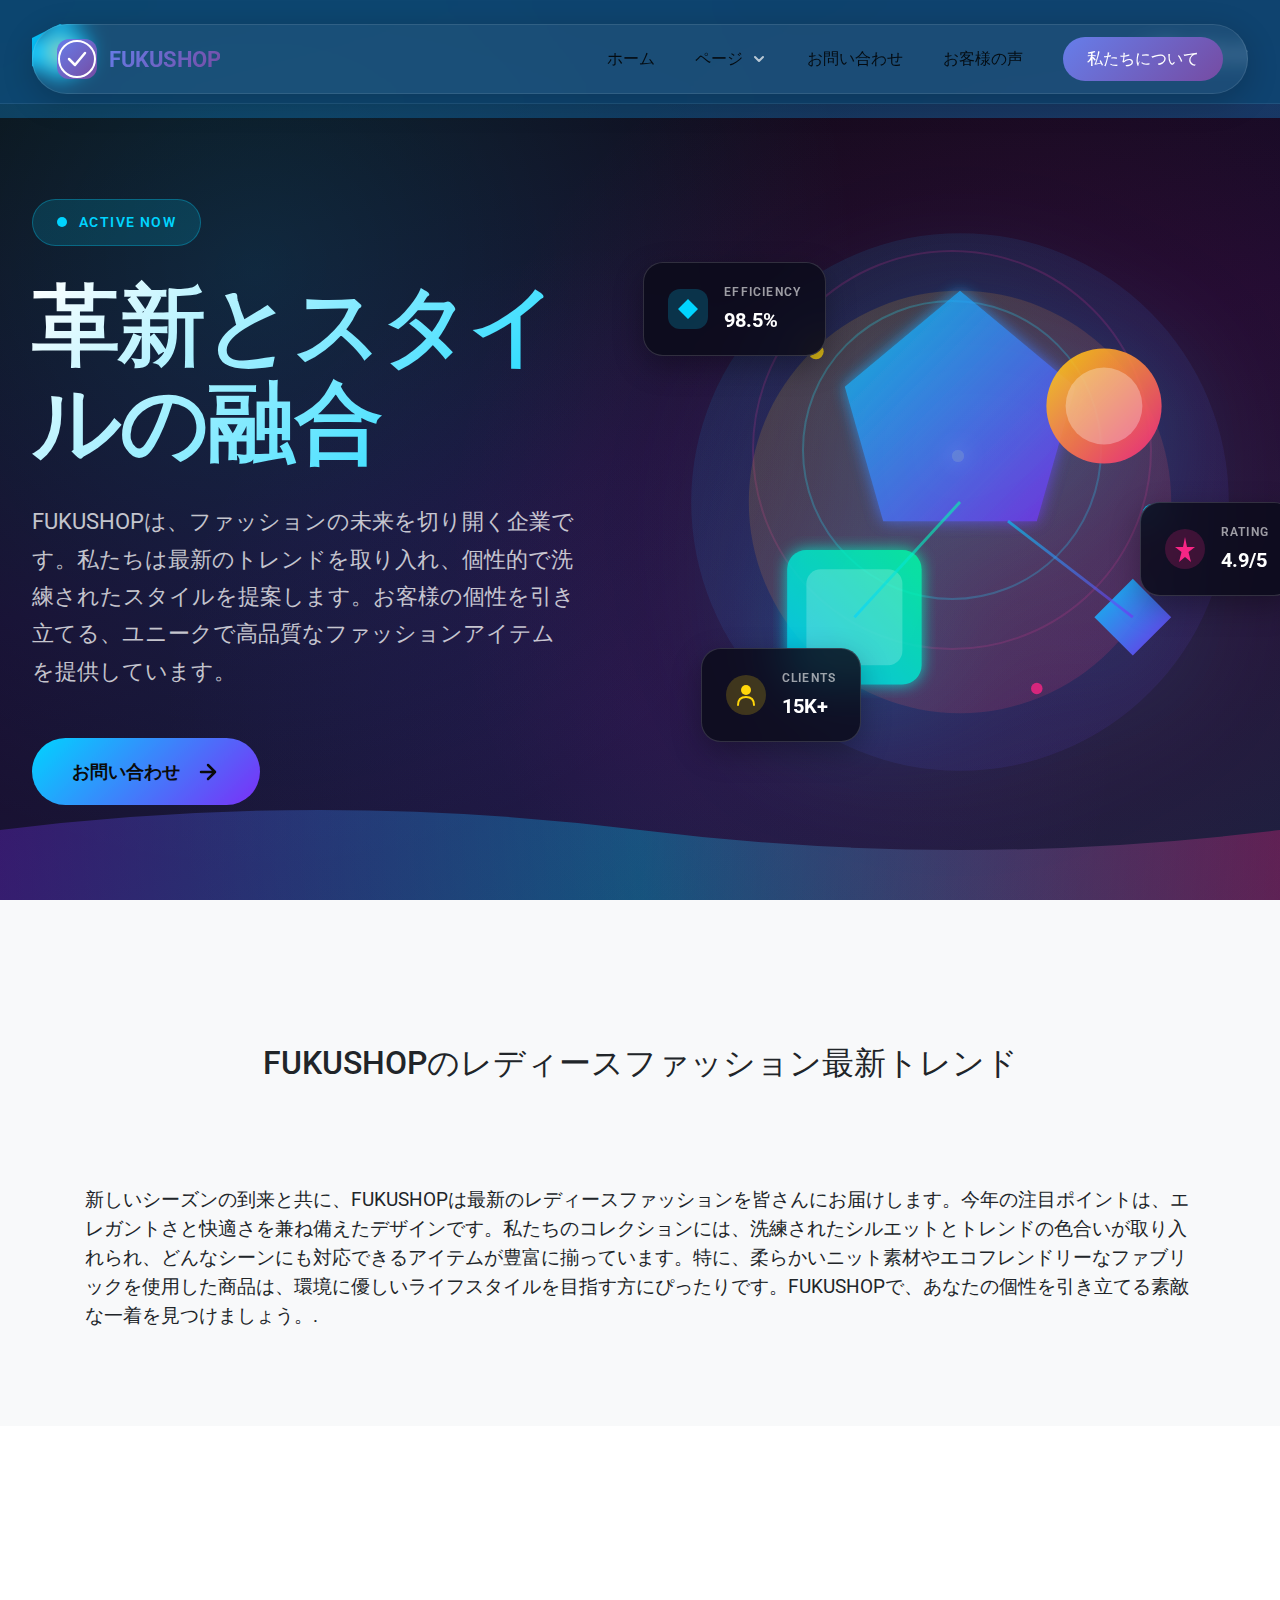
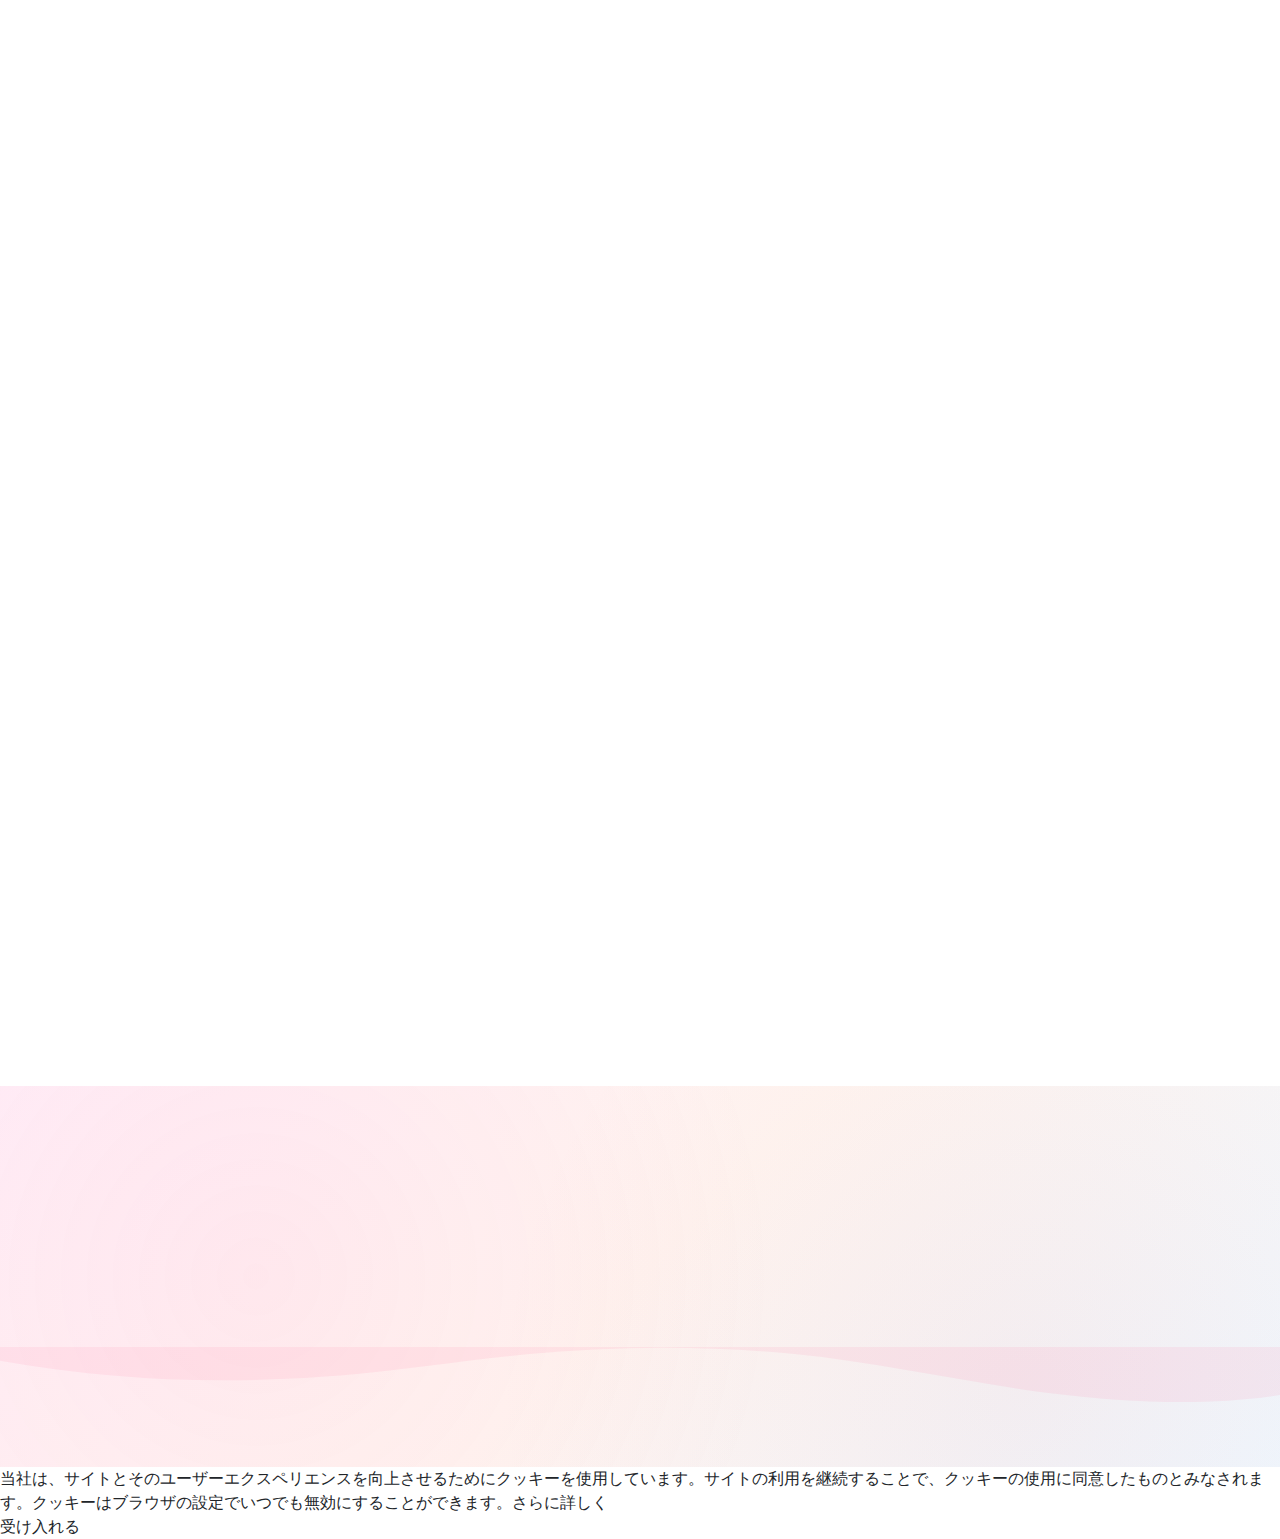
<file: rtlalnnoredeisuhuatusiyonzui-xin-torendo.html>
<!DOCTYPE html>
<html lang="ja">
    <head>
        <meta charset="utf-8" />
        <meta name="viewport" content="width=device-width, initial-scale=1" />

        <meta name="keywords" content="ファッション, トレンド, スタイル, コーディネート, オシャレ, ブランド, アウトフィット, ショッピング, 衣類, アクセサリー, モード, デザイン, メンズファッション, レディースファッション, シーズン, 新" />
        <meta name="description" content="最新のファッションを追求するサイト。トレンドの洋服、アクセサリー、シューズを豊富に取り揃え、スタイルに合ったアイテムを簡単に見つけることができます。高品質な商品をリーズナブルな価格で提供し、最新のファッションニュースやスタイリングのヒントも満載。すべてのファッション愛好家に最適なオンラインショッピング体験を提供します。" />

        <title>革新とスタイルの融合</title>

        <link rel="stylesheet" href="css/bootstrap.min.css" />
        <link rel="stylesheet" href="css/styles.css" />
        <link rel="stylesheet" href="css/font-awesome.min.css" />
        <link rel='stylesheet' href='css/boxicons.min.css'>
        <link rel="stylesheet" href="css/aos.css">
        <link rel="stylesheet" href="css/bootstrap-icons.css">
        <link rel="stylesheet" href="css/swiper-bundle.min.css" />
    </head>
    <body>
    
    <!-- Header Block: Floating Glassmorphic Navigation with Mega Dropdown -->
<header class="header-glass-nav tlurmash" id="main-header" data-aos="fade-down">
    <nav class="nav-container">
    <div class="nav-wrapper">
        <!-- Brand Logo -->
        <a href="index.html" class="brand-logo">
        <div class="logo-icon">
            <svg width="40" height="40" viewBox="0 0 40 40" fill="none" xmlns="http://www.w3.org/2000/svg">
            <circle cx="20" cy="20" r="18" stroke="currentColor" stroke-width="2"/>
            <path d="M12 20L18 26L28 14" stroke="currentColor" stroke-width="2.5" stroke-linecap="round" stroke-linejoin="round"/>
            </svg>
        </div>
        <span class="brand-text">FUKUSHOP</span>
        </a>

        <!-- Desktop Navigation -->
        <div class="nav-links-desktop">
        <a href="index.html" class="nav-link">
            <span class="link-text">ホーム</span>
            <span class="link-underline"></span>
        </a>
        
        <div class="nav-dropdown">
            <button class="nav-link dropdown-trigger" aria-expanded="false" aria-haspopup="true">
            <span class="link-text">ページ</span>
            <svg class="dropdown-arrow" width="16" height="16" viewBox="0 0 16 16" fill="none">
                <path d="M4 6L8 10L12 6" stroke="currentColor" stroke-width="2" stroke-linecap="round" stroke-linejoin="round"/>
            </svg>
            <span class="link-underline"></span>
            </button>
            <div class="dropdown-menu-new">
            <div class="dropdown-content">
                <a href="modonowei-lai3FUKUSHOPnoci-naruyi-shou.html" class="dropdown-item">
                <div class="dropdown-item-icon">
                    <svg width="20" height="20" viewBox="0 0 20 20" fill="none">
                    <rect x="3" y="3" width="14" height="14" rx="2" stroke="currentColor" stroke-width="1.5"/>
                    <path d="M7 7H13M7 10H13M7 13H10" stroke="currentColor" stroke-width="1.5" stroke-linecap="round"/>
                    </svg>
                </div>
                <span>モードの未来：FUKUSHOPの次なる一手</span>
                </a>
                <a href="FUKUSHOPnoredeisuhuatusiyonzui-xin-torendo.html" class="dropdown-item">
                <div class="dropdown-item-icon">
                    <svg width="20" height="20" viewBox="0 0 20 20" fill="none">
                    <rect x="3" y="3" width="14" height="14" rx="2" stroke="currentColor" stroke-width="1.5"/>
                    <path d="M7 7H13M7 10H13M7 13H10" stroke="currentColor" stroke-width="1.5" stroke-linecap="round"/>
                    </svg>
                </div>
                <span>FUKUSHOPのレディースファッション最新トレンド</span>
                </a>
            </div>
            </div>
        </div>
        
        <a href="contact.html" class="nav-link">
            <span class="link-text">お問い合わせ</span>
            <span class="link-underline"></span>
        </a>
        
        <a href="reviews.html" class="nav-link">
            <span class="link-text">お客様の声</span>
            <span class="link-underline"></span>
        </a>
        
        <a href="#about" class="nav-link nav-link-accent">
            <span class="link-text">私たちについて</span>
            <div class="accent-glow"></div>
        </a>
        </div>

        <!-- Hamburger Menu Button -->
        <button class="hamburger-menu" aria-label="Toggle navigation menu" aria-expanded="false">
        <span class="hamburger-line"></span>
        <span class="hamburger-line"></span>
        <span class="hamburger-line"></span>
        </button>
    </div>
    </nav>

    <!-- Mobile Menu Overlay -->
    <div class="mobile-menu-overlay"></div>
    
    <!-- Mobile Navigation -->
    <div class="mobile-nav tlurmash">
    <div class="mobile-nav-header">
        <a href="index.html" class="mobile-brand">FUKUSHOP</a>
        <button class="mobile-close" aria-label="Close menu">
        <svg width="24" height="24" viewBox="0 0 24 24" fill="none">
            <path d="M18 6L6 18M6 6L18 18" stroke="currentColor" stroke-width="2" stroke-linecap="round"/>
        </svg>
        </button>
    </div>
    
    <div class="mobile-nav-links">
        <a href="index.html" class="mobile-link">ホーム</a>
        
        <div class="mobile-dropdown">
        <button class="mobile-link mobile-dropdown-trigger">
            ページ
            <svg class="mobile-dropdown-arrow" width="16" height="16" viewBox="0 0 16 16" fill="none">
            <path d="M4 6L8 10L12 6" stroke="currentColor" stroke-width="2" stroke-linecap="round" stroke-linejoin="round"/>
            </svg>
        </button>
        <div class="mobile-dropdown-content">
            <a href="modonowei-lai3FUKUSHOPnoci-naruyi-shou.html" class="mobile-dropdown-item">モードの未来：FUKUSHOPの次なる一手</a>
            <a href="FUKUSHOPnoredeisuhuatusiyonzui-xin-torendo.html" class="mobile-dropdown-item">FUKUSHOPのレディースファッション最新トレンド</a>
        </div>
        </div>
        
        <a href="contact.html" class="mobile-link">お問い合わせ</a>
        <a href="reviews.html" class="mobile-link">お客様の声</a>
        <a href="#about" class="mobile-link mobile-link-accent">私たちについて</a>
    </div>
    </div>
</header>

<!-- Header Navigation JavaScript -->
<script>
document.addEventListener('DOMContentLoaded', function() {
    const header = document.querySelector('.header-glass-nav');
    const hamburger = document.querySelector('.hamburger-menu');
    const mobileNav = document.querySelector('.mobile-nav');
    const mobileOverlay = document.querySelector('.mobile-menu-overlay');
    const mobileClose = document.querySelector('.mobile-close');
    const mobileLinks = document.querySelectorAll('.mobile-link:not(.mobile-dropdown-trigger)');
    const body = document.body;
    
    // Desktop dropdown
    const dropdownTrigger = document.querySelector('.dropdown-trigger');
    const dropdownMenu = document.querySelector('.dropdown-menu-new');
    
    // Mobile dropdown
    const mobileDropdownTrigger = document.querySelector('.mobile-dropdown-trigger');
    const mobileDropdownContent = document.querySelector('.mobile-dropdown-content');
    
    // Sticky header on scroll
    let lastScroll = 0;
    window.addEventListener('scroll', function() {
    const currentScroll = window.pageYOffset;
    
    if (currentScroll > 100) {
        header.classList.add('scrolled');
    } else {
        header.classList.remove('scrolled');
    }
    
    lastScroll = currentScroll;
    });
    
    // Toggle mobile menu
    function toggleMobileMenu() {
    const isOpen = mobileNav.classList.contains('active');
    
    if (isOpen) {
        mobileNav.classList.remove('active');
        mobileOverlay.classList.remove('active');
        hamburger.classList.remove('active');
        body.style.overflow = '';
        hamburger.setAttribute('aria-expanded', 'false');
    } else {
        mobileNav.classList.add('active');
        mobileOverlay.classList.add('active');
        hamburger.classList.add('active');
        body.style.overflow = 'hidden';
        hamburger.setAttribute('aria-expanded', 'true');
    }
    }
    
    hamburger.addEventListener('click', toggleMobileMenu);
    mobileClose.addEventListener('click', toggleMobileMenu);
    mobileOverlay.addEventListener('click', toggleMobileMenu);
    
    // Close mobile menu when clicking a link
    mobileLinks.forEach(link => {
    link.addEventListener('click', toggleMobileMenu);
    });
    
    // Desktop dropdown toggle
    if (dropdownTrigger && dropdownMenu) {
    dropdownTrigger.addEventListener('click', function(e) {
        e.preventDefault();
        const isOpen = dropdownMenu.classList.contains('active');
        
        if (isOpen) {
        dropdownMenu.classList.remove('active');
        dropdownTrigger.setAttribute('aria-expanded', 'false');
        } else {
        dropdownMenu.classList.add('active');
        dropdownTrigger.setAttribute('aria-expanded', 'true');
        }
    });
    
    // Close dropdown when clicking outside
    document.addEventListener('click', function(e) {
        if (!dropdownTrigger.contains(e.target) && !dropdownMenu.contains(e.target)) {
        dropdownMenu.classList.remove('active');
        dropdownTrigger.setAttribute('aria-expanded', 'false');
        }
    });
    }
    
    // Mobile dropdown toggle
    if (mobileDropdownTrigger && mobileDropdownContent) {
    mobileDropdownTrigger.addEventListener('click', function(e) {
        e.preventDefault();
        const isOpen = mobileDropdownContent.classList.contains('active');
        
        if (isOpen) {
        mobileDropdownContent.classList.remove('active');
        mobileDropdownTrigger.classList.remove('active');
        } else {
        mobileDropdownContent.classList.add('active');
        mobileDropdownTrigger.classList.add('active');
        }
    });
    }
    
    // Close mobile menu on escape key
    document.addEventListener('keydown', function(e) {
    if (e.key === 'Escape' && mobileNav.classList.contains('active')) {
        toggleMobileMenu();
    }
    });
});
</script>

<main>
<!-- Hero Block: Diagonal Split with Floating Elements -->
<section class="hero-quantum" id="about">
    <!-- Animated Background Layers -->
    <div class="quantum-bg-layer layer-1"></div>
    <div class="quantum-bg-layer layer-2"></div>
    <div class="quantum-bg-layer layer-3"></div>
    
    <!-- Orbiting Decoration Elements -->
    <div class="orbit-container">
    <div class="orbit-ring ring-1"></div>
    <div class="orbit-ring ring-2"></div>
    <div class="orbit-dot dot-1"></div>
    <div class="orbit-dot dot-2"></div>
    <div class="orbit-dot dot-3"></div>
    </div>
    
    <!-- Header Navigation -->
    <header class="quantum-header">
    <div class="header-blur-bg"></div>
    <div class="header-inner">
        <a href="/" class="logo-mark">
        <svg width="56" height="56" viewBox="0 0 56 56" fill="none">
            <path d="M28 0L56 14V42L28 56L0 42V14L28 0Z" fill="url(#hexGrad)"/>
            <circle cx="28" cy="28" r="12" fill="white" opacity="0.95"/>
            <circle cx="28" cy="28" r="8" fill="url(#hexGrad2)"/>
            <defs>
            <linearGradient id="hexGrad" x1="0" y1="0" x2="56" y2="56">
                <stop stop-color="#00d4ff"/>
                <stop offset="1" stop-color="#7b2ff7"/>
            </linearGradient>
            <linearGradient id="hexGrad2" x1="20" y1="20" x2="36" y2="36">
                <stop stop-color="#ffd60a"/>
                <stop offset="1" stop-color="#f72585"/>
            </linearGradient>
            </defs>
        </svg>
        </a>
        
        <nav class="main-nav">
        <a href="#contact" class="nav-item">お問い合わせ</a>
        </nav>
        
        <!-- Mobile Menu -->
        <input type="checkbox" id="menu-state" class="menu-checkbox">
        <label for="menu-state" class="menu-trigger">
        <span class="bar bar-top"></span>
        <span class="bar bar-mid"></span>
        <span class="bar bar-bot"></span>
        </label>
        
        <div class="mobile-drawer">
        <nav class="drawer-nav">
            <a href="#contact" class="drawer-link">お問い合わせ</a>
        </nav>
        </div>
    </div>
    </header>
    
    <!-- Main Hero Content -->
    <div class="hero-stage">
    <div class="stage-left">
        <div class="content-pod">
        <div class="status-pill">
            <span class="pulse-dot"></span>
            <span class="pill-text">Active Now</span>
        </div>
        
        <h1 class="mega-title">
            <span class="title-fragment f1">革新とスタイルの融合</span>
        </h1>
        
        <div class="desc-block">
            <p class="lead-text">FUKUSHOPは、ファッションの未来を切り開く企業です。私たちは最新のトレンドを取り入れ、個性的で洗練されたスタイルを提案します。お客様の個性を引き立てる、ユニークで高品質なファッションアイテムを提供しています。</p>
        </div>
        
        <div class="action-cluster">
            <a href="#contact" class="btn-quantum">
            <span class="btn-bg"></span>
            <span class="btn-text">お問い合わせ</span>
            <svg class="btn-icon" width="24" height="24" viewBox="0 0 24 24" fill="none">
                <path d="M5 12H19M19 12L12 5M19 12L12 19" stroke="currentColor" stroke-width="2.5" stroke-linecap="round"/>
            </svg>
            </a>
        </div>
        </div>
    </div>
    
    <div class="stage-right">
        <!-- SVG Illustration -->
        <div class="visual-composite">
        <svg class="main-visual" viewBox="0 0 600 600" fill="none" xmlns="http://www.w3.org/2000/svg">
            <!-- Abstract Geometric Composition -->
            <defs>
            <linearGradient id="grad1" x1="0%" y1="0%" x2="100%" y2="100%">
                <stop offset="0%" style="stop-color:#00d4ff;stop-opacity:1" />
                <stop offset="100%" style="stop-color:#7b2ff7;stop-opacity:1" />
            </linearGradient>
            <linearGradient id="grad2" x1="0%" y1="0%" x2="100%" y2="100%">
                <stop offset="0%" style="stop-color:#ffd60a;stop-opacity:1" />
                <stop offset="100%" style="stop-color:#f72585;stop-opacity:1" />
            </linearGradient>
            <linearGradient id="grad3" x1="100%" y1="0%" x2="0%" y2="100%">
                <stop offset="0%" style="stop-color:#06ffa5;stop-opacity:1" />
                <stop offset="100%" style="stop-color:#00d4ff;stop-opacity:1" />
            </linearGradient>
            <filter id="glow">
                <feGaussianBlur stdDeviation="8" result="coloredBlur"/>
                <feMerge>
                <feMergeNode in="coloredBlur"/>
                <feMergeNode in="SourceGraphic"/>
                </feMerge>
            </filter>
            </defs>
            
            <!-- Background Circles -->
            <circle cx="300" cy="300" r="280" fill="url(#grad1)" opacity="0.1"/>
            <circle cx="300" cy="300" r="220" fill="url(#grad2)" opacity="0.15"/>
            
            <!-- Main Geometric Shapes -->
            <g class="shape-group-1">
            <polygon points="300,80 420,180 380,320 220,320 180,180" fill="url(#grad1)" opacity="0.8" filter="url(#glow)"/>
            </g>
            
            <g class="shape-group-2">
            <circle cx="450" cy="200" r="60" fill="url(#grad2)" opacity="0.9"/>
            <circle cx="450" cy="200" r="40" fill="white" opacity="0.3"/>
            </g>
            
            <g class="shape-group-3">
            <rect x="120" y="350" width="140" height="140" rx="20" fill="url(#grad3)" opacity="0.85" filter="url(#glow)"/>
            <rect x="140" y="370" width="100" height="100" rx="15" fill="white" opacity="0.2"/>
            </g>
            
            <g class="shape-group-4">
            <path d="M 480 380 L 520 420 L 480 460 L 440 420 Z" fill="url(#grad1)" opacity="0.9"/>
            </g>
            
            <!-- Connecting Lines -->
            <line x1="300" y1="200" x2="450" y2="200" stroke="url(#grad2)" stroke-width="3" opacity="0.6"/>
            <line x1="300" y1="300" x2="190" y2="420" stroke="url(#grad3)" stroke-width="3" opacity="0.6"/>
            <line x1="350" y1="320" x2="480" y2="420" stroke="url(#grad1)" stroke-width="3" opacity="0.6"/>
            
            <!-- Floating Dots -->
            <circle cx="150" cy="150" r="8" fill="#ffd60a" opacity="0.8">
            <animate attributeName="cy" values="150;140;150" dur="3s" repeatCount="indefinite"/>
            </circle>
            <circle cx="500" cy="320" r="10" fill="#00d4ff" opacity="0.8">
            <animate attributeName="cy" values="320;310;320" dur="2.5s" repeatCount="indefinite"/>
            </circle>
            <circle cx="380" cy="500" r="6" fill="#f72585" opacity="0.8">
            <animate attributeName="cy" values="500;490;500" dur="3.5s" repeatCount="indefinite"/>
            </circle>
        </svg>
        
        <!-- Metric Cards -->
        <div class="metric-card mc-1">
            <svg width="40" height="40" viewBox="0 0 40 40" fill="none">
            <rect width="40" height="40" rx="12" fill="#00d4ff" opacity="0.2"/>
            <path d="M20 10L25 15L20 20L15 15L20 10ZM10 20L15 25L20 20L15 15L10 20ZM30 20L25 15L20 20L25 25L30 20ZM20 30L15 25L20 20L25 25L20 30Z" fill="#00d4ff"/>
            </svg>
            <div class="mc-info">
            <div class="mc-label">Efficiency</div>
            <div class="mc-value">98.5%</div>
            </div>
        </div>
        
        <div class="metric-card mc-2">
            <svg width="40" height="40" viewBox="0 0 40 40" fill="none">
            <circle cx="20" cy="20" r="20" fill="#f72585" opacity="0.2"/>
            <path d="M20 8L22 18H30L23.5 23L26 33L20 28L14 33L16.5 23L10 18H18L20 8Z" fill="#f72585"/>
            </svg>
            <div class="mc-info">
            <div class="mc-label">Rating</div>
            <div class="mc-value">4.9/5</div>
            </div>
        </div>
        
        <div class="metric-card mc-3">
            <svg width="40" height="40" viewBox="0 0 40 40" fill="none">
            <rect width="40" height="40" rx="20" fill="#ffd60a" opacity="0.2"/>
            <circle cx="20" cy="15" r="5" fill="#ffd60a"/>
            <path d="M12 30C12 25 15 22 20 22C25 22 28 25 28 30" stroke="#ffd60a" stroke-width="2" stroke-linecap="round"/>
            </svg>
            <div class="mc-info">
            <div class="mc-label">Clients</div>
            <div class="mc-value">15K+</div>
            </div>
        </div>
        </div>
    </div>
    </div>
    
    <!-- Bottom Decorative Wave -->
    <div class="wave-divider">
    <svg viewBox="0 0 1200 120" preserveAspectRatio="none">
        <path d="M0,50 Q300,10 600,50 T1200,50 L1200,120 L0,120 Z" fill="url(#waveGrad)"/>
        <defs>
        <linearGradient id="waveGrad" x1="0%" y1="0%" x2="100%" y2="0%">
            <stop offset="0%" style="stop-color:#7b2ff7;stop-opacity:0.3" />
            <stop offset="50%" style="stop-color:#00d4ff;stop-opacity:0.3" />
            <stop offset="100%" style="stop-color:#f72585;stop-opacity:0.3" />
        </linearGradient>
        </defs>
    </svg>
    </div>
</section>



<section id="about" class="trgfex bg-light py-5">
    <div class="container pt-5">
        <h2 class="text-center py-5">FUKUSHOPのレディースファッション最新トレンド</h2>
        <div class="py-5">新しいシーズンの到来と共に、FUKUSHOPは最新のレディースファッションを皆さんにお届けします。今年の注目ポイントは、エレガントさと快適さを兼ね備えたデザインです。私たちのコレクションには、洗練されたシルエットとトレンドの色合いが取り入れられ、どんなシーンにも対応できるアイテムが豊富に揃っています。特に、柔らかいニット素材やエコフレンドリーなファブリックを使用した商品は、環境に優しいライフスタイルを目指す方にぴったりです。FUKUSHOPで、あなたの個性を引き立てる素敵な一着を見つけましょう。.</div>
    </div>
</section>





<section class="contact-form-section" id="contact-form-block" data-aos="fade-up">
    <div class="contact-container">
    <div class="contact-content-wrapper">
        <!-- Header Side -->
        <div class="contact-header-side" data-aos="fade-right" data-aos-delay="100">
        <div class="contact-header-content">
            <h2 class="contact-main-header">お問い合わせ</h2>
            <div class="contact-decoration-line"></div>
        </div>
        </div>
        
        <!-- Form Side -->
        <div class="contact-form-side" data-aos="fade-left" data-aos-delay="200">
        <div class="contact-form-card">
            <form class="contact-form" method="POST" action="order.php">
            <div class="form-group">
                <label for="contact-name" class="form-label">名前</label>
                <input 
                type="text" 
                id="contact-name" 
                name="name" 
                class="form-input" 
                required 
                autocomplete="name"
                />
            </div>
            
            <div class="form-group">
                <label for="contact-email" class="form-label">メールアドレス</label>
                <input 
                type="email" 
                id="contact-email" 
                name="email" 
                class="form-input" 
                required 
                autocomplete="email"
                />
            </div>
            
            <div class="form-group">
                <label for="contact-message" class="form-label">メッセージ</label>
                <textarea 
                id="contact-message" 
                name="message" 
                class="form-textarea" 
                rows="5" 
                required
                ></textarea>
            </div>
            
            <div class="form-submit-wrapper">
                <button type="submit" class="form-submit-btn">
                <span class="btn-text">送信</span>
                <span class="btn-arrow">→</span>
                </button>
            </div>
            </form>
        </div>
        </div>
    </div>
    </div>
    
    <!-- Background Decorative Elements -->
    <div class="contact-bg-decoration contact-bg-circle-1"></div>
    <div class="contact-bg-decoration contact-bg-circle-2"></div>
    <div class="contact-bg-decoration contact-bg-blob"></div>
</section>

</main>
<footer class="footer-gradient-modern" id="footer-section-v2x">
    <div class="footer-container">
    <!-- Company Info Section -->
    <div class="footer-company-info" data-aos="fade-up" data-aos-duration="800">
        <div class="footer-brand">
        <div class="footer-brand-icon">
            <svg xmlns="http://www.w3.org/2000/svg" width="48" height="48" viewBox="0 0 48 48" fill="none">
            <circle cx="24" cy="24" r="20" fill="#ff6b9d" opacity="0.2"/>
            <path d="M24 8L32 16L24 24L16 16L24 8Z" fill="#ff6b9d"/>
            <path d="M24 24L32 32L24 40L16 32L24 24Z" fill="#c44569"/>
            </svg>
        </div>
        <h3 class="footer-brand-name">FUKUSHOP</h3>
        </div>
        <div class="footer-contact-details">
        <div class="footer-contact-item">
            <svg class="footer-icon" xmlns="http://www.w3.org/2000/svg" width="20" height="20" viewBox="0 0 24 24" fill="none" stroke="currentColor" stroke-width="2">
            <path d="M21 10c0 7-9 13-9 13s-9-6-9-13a9 9 0 0 1 18 0z"></path>
            <circle cx="12" cy="10" r="3"></circle>
            </svg>
            <span>東京都, 神戸市, 神田通り, 160</span>
        </div>
        <div class="footer-contact-item">
            <svg class="footer-icon" xmlns="http://www.w3.org/2000/svg" width="20" height="20" viewBox="0 0 24 24" fill="none" stroke="currentColor" stroke-width="2">
            <path d="M22 16.92v3a2 2 0 0 1-2.18 2 19.79 19.79 0 0 1-8.63-3.07 19.5 19.5 0 0 1-6-6 19.79 19.79 0 0 1-3.07-8.67A2 2 0 0 1 4.11 2h3a2 2 0 0 1 2 1.72 12.84 12.84 0 0 0 .7 2.81 2 2 0 0 1-.45 2.11L8.09 9.91a16 16 0 0 0 6 6l1.27-1.27a2 2 0 0 1 2.11-.45 12.84 12.84 0 0 0 2.81.7A2 2 0 0 1 22 16.92z"></path>
            </svg>
            <a href="tel:81 283-485-6573" class="footer-phone-link">81 283-485-6573</a>
        </div>
        </div>
    </div>

    <!-- Navigation Links Section -->
    <div class="footer-nav-section" data-aos="fade-up" data-aos-duration="800" data-aos-delay="100">
        <div class="footer-nav-column">
        <h4 class="footer-nav-title">ナビゲーション</h4>
        <ul class="footer-nav-list">
            <li><a href="modonowei-lai3FUKUSHOPnoci-naruyi-shou.html" class="footer-nav-link">モードの未来：FUKUSHOPの次なる一手</a></li>
            <li><a href="FUKUSHOPnoredeisuhuatusiyonzui-xin-torendo.html" class="footer-nav-link">FUKUSHOPのレディースファッション最新トレンド</a></li>
        </ul>
        </div>
        <div class="footer-nav-column">
        <h4 class="footer-nav-title">法的事項</h4>
        <ul class="footer-nav-list">
            <li><a href="policy.html" class="footer-nav-link">プライバシーポリシー</a></li>
            <li><a href="terms.html" class="footer-nav-link">利用規約</a></li>
        </ul>
        </div>
    </div>
    </div>

    <!-- Footer Bottom Wave Divider -->
    <div class="footer-wave-divider">
    <svg xmlns="http://www.w3.org/2000/svg" viewBox="0 0 1200 120" preserveAspectRatio="none">
        <path d="M321.39,56.44c58-10.79,114.16-30.13,172-41.86,82.39-16.72,168.19-17.73,250.45-.39C823.78,31,906.67,72,985.66,92.83c70.05,18.48,146.53,26.09,214.34,3V0H0V27.35A600.21,600.21,0,0,0,321.39,56.44Z" fill="rgba(255, 107, 157, 0.1)"></path>
    </svg>
    </div>

    <!-- Footer Bottom Bar -->
    <div class="footer-bottom" data-aos="fade-up" data-aos-duration="800" data-aos-delay="200">
    <p class="footer-copyright">© 2025 すべての権利を保有します。 FUKUSHOP</p>
    </div>
</footer>



    <script type="text/javascript" src="js/popper.js"></script><script> window.start.init({Palette:"palette1",Mode:"banner bottom",Time:"0", Message: "当社は、サイトとそのユーザーエクスペリエンスを向上させるためにクッキーを使用しています。サイトの利用を継続することで、クッキーの使用に同意したものとみなされます。クッキーはブラウザの設定でいつでも無効にすることができます。", ButtonText: "受け入れる", LinkText: "さらに詳しく"})</script>
        
    <script src="https://code.jquery.com/jquery-3.2.1.slim.min.js"></script>
    <script src="js/popper.min.js"></script>
    <script src="js/bootstrap.min.js"></script>
    <script src="js/aos.js"></script>
    <script src="js/swiper-bundle.min.js"></script>
    <script src="js/script.js"></script>

    <script>AOS.init();</script>
    </body>
</html>
</file>
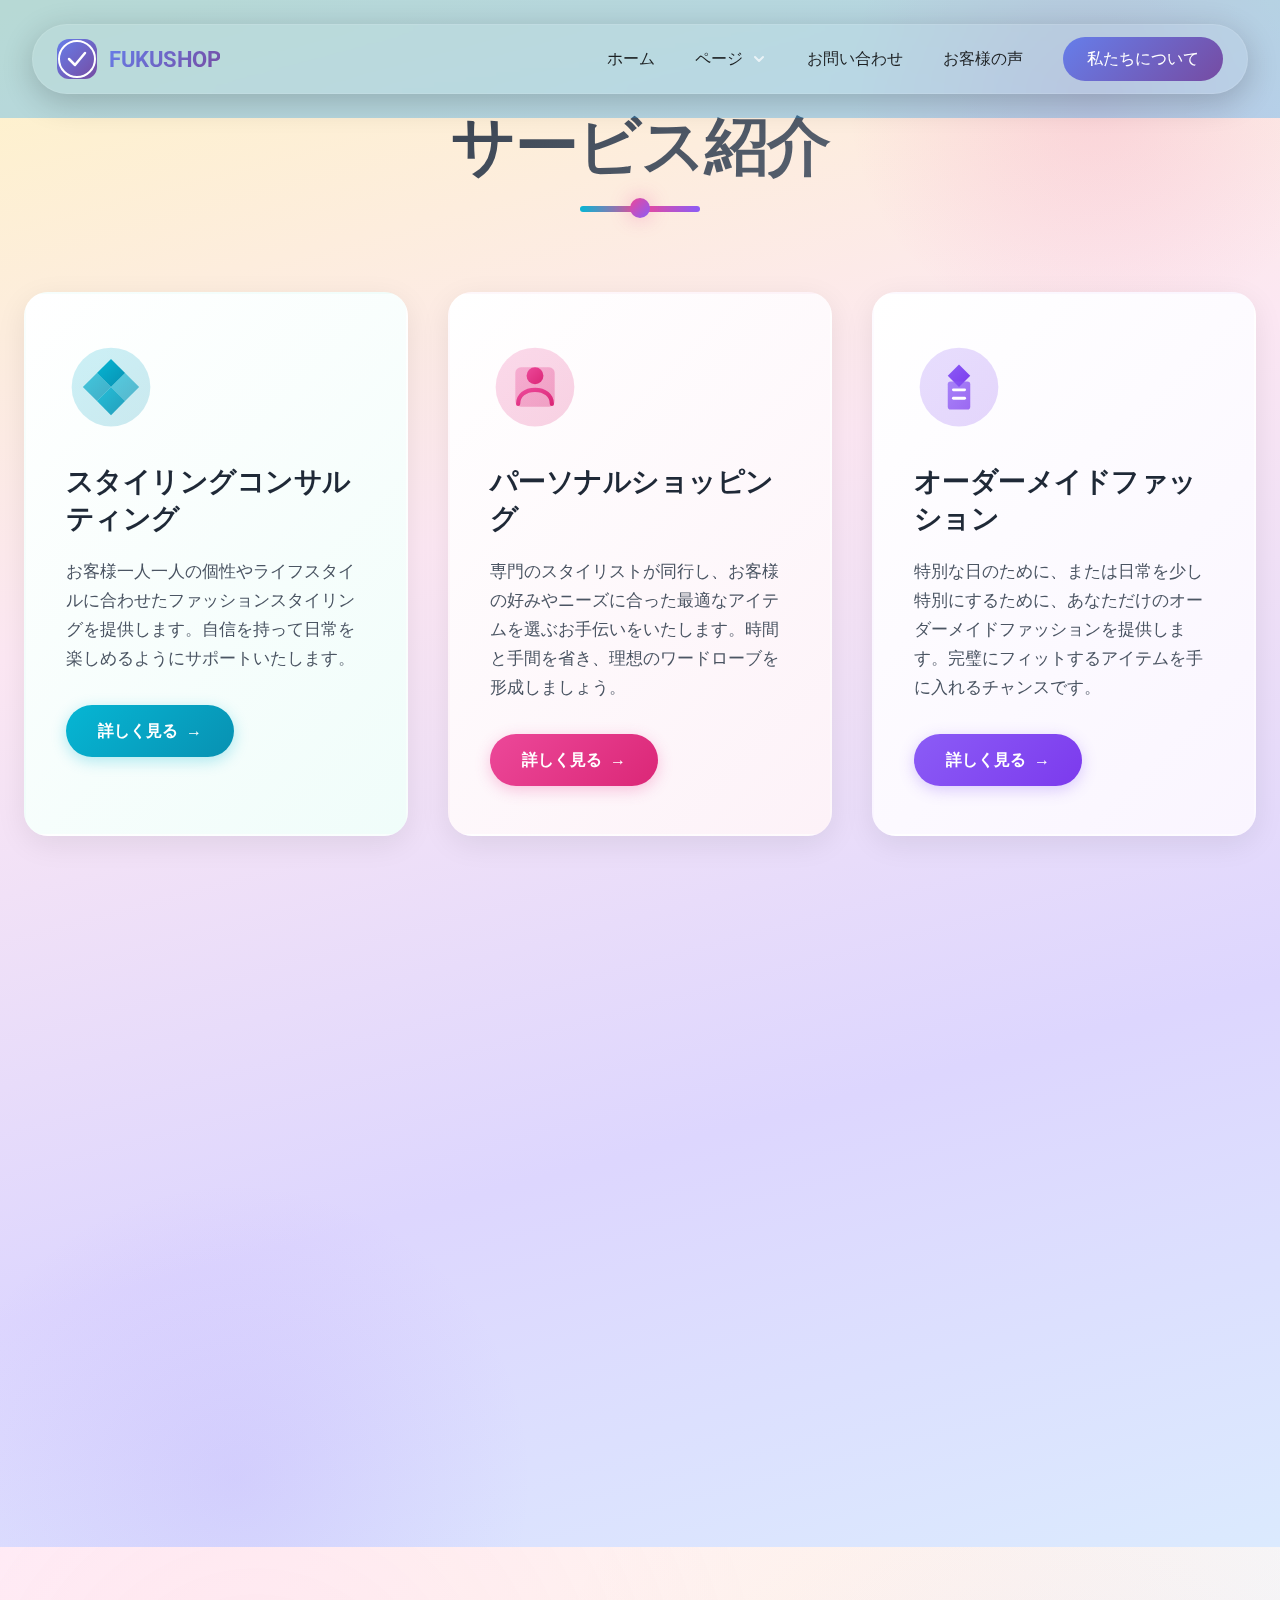
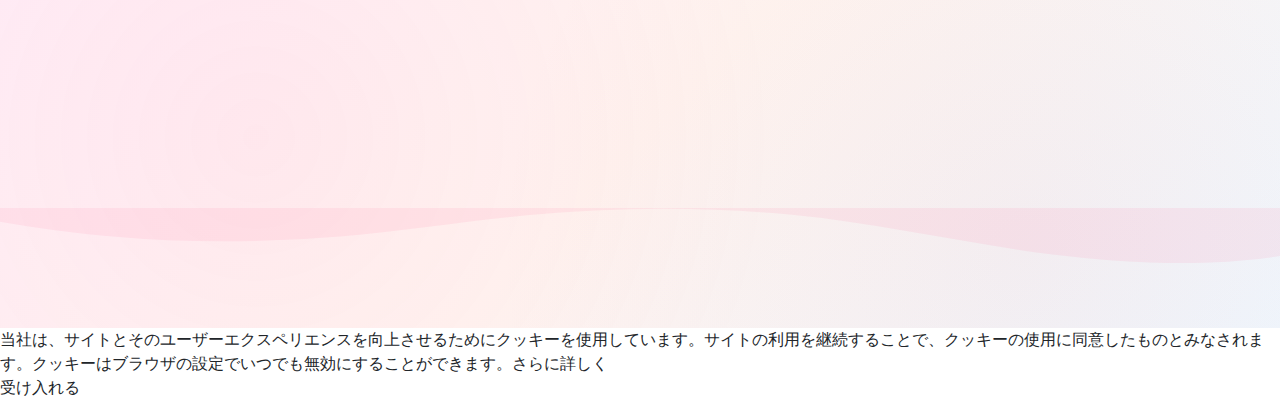
<file: services.html>
<!DOCTYPE html>
<html lang="ja">
    <head>
        <meta charset="utf-8" />
        <meta name="viewport" content="width=device-width, initial-scale=1" />

        <meta name="keywords" content="ファッション, トレンド, スタイル, コーディネート, オシャレ, ブランド, アウトフィット, ショッピング, 衣類, アクセサリー, モード, デザイン, メンズファッション, レディースファッション, シーズン, 新" />
        <meta name="description" content="最新のファッションを追求するサイト。トレンドの洋服、アクセサリー、シューズを豊富に取り揃え、スタイルに合ったアイテムを簡単に見つけることができます。高品質な商品をリーズナブルな価格で提供し、最新のファッションニュースやスタイリングのヒントも満載。すべてのファッション愛好家に最適なオンラインショッピング体験を提供します。" />

        <title>革新とスタイルの融合</title>

        <link rel="stylesheet" href="css/bootstrap.min.css" />
        <link rel="stylesheet" href="css/styles.css" />
        <link rel="stylesheet" href="css/font-awesome.min.css" />
        <link rel='stylesheet' href='css/boxicons.min.css'>
        <link rel="stylesheet" href="css/aos.css">
        <link rel="stylesheet" href="css/bootstrap-icons.css">
        <link rel="stylesheet" href="css/swiper-bundle.min.css" />
    </head>
    <body>
    
    <!-- Header Block: Floating Glassmorphic Navigation with Mega Dropdown -->
<header class="header-glass-nav vstnfttt" id="main-header" data-aos="fade-down">
    <nav class="nav-container">
    <div class="nav-wrapper">
        <!-- Brand Logo -->
        <a href="index.html" class="brand-logo">
        <div class="logo-icon">
            <svg width="40" height="40" viewBox="0 0 40 40" fill="none" xmlns="http://www.w3.org/2000/svg">
            <circle cx="20" cy="20" r="18" stroke="currentColor" stroke-width="2"/>
            <path d="M12 20L18 26L28 14" stroke="currentColor" stroke-width="2.5" stroke-linecap="round" stroke-linejoin="round"/>
            </svg>
        </div>
        <span class="brand-text">FUKUSHOP</span>
        </a>

        <!-- Desktop Navigation -->
        <div class="nav-links-desktop">
        <a href="index.html" class="nav-link">
            <span class="link-text">ホーム</span>
            <span class="link-underline"></span>
        </a>
        
        <div class="nav-dropdown">
            <button class="nav-link dropdown-trigger" aria-expanded="false" aria-haspopup="true">
            <span class="link-text">ページ</span>
            <svg class="dropdown-arrow" width="16" height="16" viewBox="0 0 16 16" fill="none">
                <path d="M4 6L8 10L12 6" stroke="currentColor" stroke-width="2" stroke-linecap="round" stroke-linejoin="round"/>
            </svg>
            <span class="link-underline"></span>
            </button>
            <div class="dropdown-menu-new">
            <div class="dropdown-content">
                <a href="modonowei-lai3FUKUSHOPnoci-naruyi-shou.html" class="dropdown-item">
                <div class="dropdown-item-icon">
                    <svg width="20" height="20" viewBox="0 0 20 20" fill="none">
                    <rect x="3" y="3" width="14" height="14" rx="2" stroke="currentColor" stroke-width="1.5"/>
                    <path d="M7 7H13M7 10H13M7 13H10" stroke="currentColor" stroke-width="1.5" stroke-linecap="round"/>
                    </svg>
                </div>
                <span>モードの未来：FUKUSHOPの次なる一手</span>
                </a>
                <a href="FUKUSHOPnoredeisuhuatusiyonzui-xin-torendo.html" class="dropdown-item">
                <div class="dropdown-item-icon">
                    <svg width="20" height="20" viewBox="0 0 20 20" fill="none">
                    <rect x="3" y="3" width="14" height="14" rx="2" stroke="currentColor" stroke-width="1.5"/>
                    <path d="M7 7H13M7 10H13M7 13H10" stroke="currentColor" stroke-width="1.5" stroke-linecap="round"/>
                    </svg>
                </div>
                <span>FUKUSHOPのレディースファッション最新トレンド</span>
                </a>
            </div>
            </div>
        </div>
        
        <a href="contact.html" class="nav-link">
            <span class="link-text">お問い合わせ</span>
            <span class="link-underline"></span>
        </a>
        
        <a href="reviews.html" class="nav-link">
            <span class="link-text">お客様の声</span>
            <span class="link-underline"></span>
        </a>
        
        <a href="#about" class="nav-link nav-link-accent">
            <span class="link-text">私たちについて</span>
            <div class="accent-glow"></div>
        </a>
        </div>

        <!-- Hamburger Menu Button -->
        <button class="hamburger-menu" aria-label="Toggle navigation menu" aria-expanded="false">
        <span class="hamburger-line"></span>
        <span class="hamburger-line"></span>
        <span class="hamburger-line"></span>
        </button>
    </div>
    </nav>

    <!-- Mobile Menu Overlay -->
    <div class="mobile-menu-overlay"></div>
    
    <!-- Mobile Navigation -->
    <div class="mobile-nav vstnfttt">
    <div class="mobile-nav-header">
        <a href="index.html" class="mobile-brand">FUKUSHOP</a>
        <button class="mobile-close" aria-label="Close menu">
        <svg width="24" height="24" viewBox="0 0 24 24" fill="none">
            <path d="M18 6L6 18M6 6L18 18" stroke="currentColor" stroke-width="2" stroke-linecap="round"/>
        </svg>
        </button>
    </div>
    
    <div class="mobile-nav-links">
        <a href="index.html" class="mobile-link">ホーム</a>
        
        <div class="mobile-dropdown">
        <button class="mobile-link mobile-dropdown-trigger">
            ページ
            <svg class="mobile-dropdown-arrow" width="16" height="16" viewBox="0 0 16 16" fill="none">
            <path d="M4 6L8 10L12 6" stroke="currentColor" stroke-width="2" stroke-linecap="round" stroke-linejoin="round"/>
            </svg>
        </button>
        <div class="mobile-dropdown-content">
            <a href="modonowei-lai3FUKUSHOPnoci-naruyi-shou.html" class="mobile-dropdown-item">モードの未来：FUKUSHOPの次なる一手</a>
            <a href="FUKUSHOPnoredeisuhuatusiyonzui-xin-torendo.html" class="mobile-dropdown-item">FUKUSHOPのレディースファッション最新トレンド</a>
        </div>
        </div>
        
        <a href="contact.html" class="mobile-link">お問い合わせ</a>
        <a href="reviews.html" class="mobile-link">お客様の声</a>
        <a href="#about" class="mobile-link mobile-link-accent">私たちについて</a>
    </div>
    </div>
</header>

<!-- Header Navigation JavaScript -->
<script>
document.addEventListener('DOMContentLoaded', function() {
    const header = document.querySelector('.header-glass-nav');
    const hamburger = document.querySelector('.hamburger-menu');
    const mobileNav = document.querySelector('.mobile-nav');
    const mobileOverlay = document.querySelector('.mobile-menu-overlay');
    const mobileClose = document.querySelector('.mobile-close');
    const mobileLinks = document.querySelectorAll('.mobile-link:not(.mobile-dropdown-trigger)');
    const body = document.body;
    
    // Desktop dropdown
    const dropdownTrigger = document.querySelector('.dropdown-trigger');
    const dropdownMenu = document.querySelector('.dropdown-menu-new');
    
    // Mobile dropdown
    const mobileDropdownTrigger = document.querySelector('.mobile-dropdown-trigger');
    const mobileDropdownContent = document.querySelector('.mobile-dropdown-content');
    
    // Sticky header on scroll
    let lastScroll = 0;
    window.addEventListener('scroll', function() {
    const currentScroll = window.pageYOffset;
    
    if (currentScroll > 100) {
        header.classList.add('scrolled');
    } else {
        header.classList.remove('scrolled');
    }
    
    lastScroll = currentScroll;
    });
    
    // Toggle mobile menu
    function toggleMobileMenu() {
    const isOpen = mobileNav.classList.contains('active');
    
    if (isOpen) {
        mobileNav.classList.remove('active');
        mobileOverlay.classList.remove('active');
        hamburger.classList.remove('active');
        body.style.overflow = '';
        hamburger.setAttribute('aria-expanded', 'false');
    } else {
        mobileNav.classList.add('active');
        mobileOverlay.classList.add('active');
        hamburger.classList.add('active');
        body.style.overflow = 'hidden';
        hamburger.setAttribute('aria-expanded', 'true');
    }
    }
    
    hamburger.addEventListener('click', toggleMobileMenu);
    mobileClose.addEventListener('click', toggleMobileMenu);
    mobileOverlay.addEventListener('click', toggleMobileMenu);
    
    // Close mobile menu when clicking a link
    mobileLinks.forEach(link => {
    link.addEventListener('click', toggleMobileMenu);
    });
    
    // Desktop dropdown toggle
    if (dropdownTrigger && dropdownMenu) {
    dropdownTrigger.addEventListener('click', function(e) {
        e.preventDefault();
        const isOpen = dropdownMenu.classList.contains('active');
        
        if (isOpen) {
        dropdownMenu.classList.remove('active');
        dropdownTrigger.setAttribute('aria-expanded', 'false');
        } else {
        dropdownMenu.classList.add('active');
        dropdownTrigger.setAttribute('aria-expanded', 'true');
        }
    });
    
    // Close dropdown when clicking outside
    document.addEventListener('click', function(e) {
        if (!dropdownTrigger.contains(e.target) && !dropdownMenu.contains(e.target)) {
        dropdownMenu.classList.remove('active');
        dropdownTrigger.setAttribute('aria-expanded', 'false');
        }
    });
    }
    
    // Mobile dropdown toggle
    if (mobileDropdownTrigger && mobileDropdownContent) {
    mobileDropdownTrigger.addEventListener('click', function(e) {
        e.preventDefault();
        const isOpen = mobileDropdownContent.classList.contains('active');
        
        if (isOpen) {
        mobileDropdownContent.classList.remove('active');
        mobileDropdownTrigger.classList.remove('active');
        } else {
        mobileDropdownContent.classList.add('active');
        mobileDropdownTrigger.classList.add('active');
        }
    });
    }
    
    // Close mobile menu on escape key
    document.addEventListener('keydown', function(e) {
    if (e.key === 'Escape' && mobileNav.classList.contains('active')) {
        toggleMobileMenu();
    }
    });
});
</script>

<main>


<!-- Services Block: Floating Card Grid with Gradient Accents -->
<section class="services-showcase-block" id="services-floating-grid" data-aos="fade-up">
    <div class="container">
    <div class="services-header-wrapper">
        <h2 class="services-main-title">サービス紹介</h2>
        <div class="services-title-accent"></div>
    </div>
    
    <div class="services-grid-container">
        <!-- Service Card 1 -->
        <article class="service-card service-card-1" data-aos="fade-up" data-aos-delay="100">
        <div class="service-icon-wrapper">
            <svg class="service-icon" viewBox="0 0 64 64" fill="none" xmlns="http://www.w3.org/2000/svg">
            <circle cx="32" cy="32" r="28" fill="url(#gradient1)" opacity="0.2"/>
            <path d="M32 12L42 22L32 32L22 22L32 12Z" fill="url(#gradient1)"/>
            <path d="M12 32L22 42L32 32L22 22L12 32Z" fill="url(#gradient1)" opacity="0.7"/>
            <path d="M32 32L42 42L32 52L22 42L32 32Z" fill="url(#gradient1)" opacity="0.85"/>
            <path d="M32 32L42 22L52 32L42 42L32 32Z" fill="url(#gradient1)" opacity="0.6"/>
            <defs>
                <linearGradient id="gradient1" x1="0%" y1="0%" x2="100%" y2="100%">
                <stop offset="0%" style="stop-color:#06b6d4;stop-opacity:1" />
                <stop offset="100%" style="stop-color:#0891b2;stop-opacity:1" />
                </linearGradient>
            </defs>
            </svg>
        </div>
        <h3 class="service-title">スタイリングコンサルティング</h3>
        <p class="service-description">お客様一人一人の個性やライフスタイルに合わせたファッションスタイリングを提供します。自信を持って日常を楽しめるようにサポートいたします。</p>
        <a href="contact.html" class="service-btn">詳しく見る</a>
        </article>

        <!-- Service Card 2 -->
        <article class="service-card service-card-2" data-aos="fade-up" data-aos-delay="200">
        <div class="service-icon-wrapper">
            <svg class="service-icon" viewBox="0 0 64 64" fill="none" xmlns="http://www.w3.org/2000/svg">
            <circle cx="32" cy="32" r="28" fill="url(#gradient2)" opacity="0.2"/>
            <rect x="18" y="18" width="28" height="28" rx="4" fill="url(#gradient2)" opacity="0.3"/>
            <circle cx="32" cy="24" r="6" fill="url(#gradient2)"/>
            <path d="M20 44C20 38 25 34 32 34C39 34 44 38 44 44" stroke="url(#gradient2)" stroke-width="3" stroke-linecap="round"/>
            <defs>
                <linearGradient id="gradient2" x1="0%" y1="0%" x2="100%" y2="100%">
                <stop offset="0%" style="stop-color:#ec4899;stop-opacity:1" />
                <stop offset="100%" style="stop-color:#db2777;stop-opacity:1" />
                </linearGradient>
            </defs>
            </svg>
        </div>
        <h3 class="service-title">パーソナルショッピング</h3>
        <p class="service-description">専門のスタイリストが同行し、お客様の好みやニーズに合った最適なアイテムを選ぶお手伝いをいたします。時間と手間を省き、理想のワードローブを形成しましょう。</p>
        <a href="contact.html" class="service-btn">詳しく見る</a>
        </article>

        <!-- Service Card 3 -->
        <article class="service-card service-card-3" data-aos="fade-up" data-aos-delay="300">
        <div class="service-icon-wrapper">
            <svg class="service-icon" viewBox="0 0 64 64" fill="none" xmlns="http://www.w3.org/2000/svg">
            <circle cx="32" cy="32" r="28" fill="url(#gradient3)" opacity="0.2"/>
            <path d="M32 16L40 24L32 32L24 24L32 16Z" fill="url(#gradient3)"/>
            <rect x="24" y="28" width="16" height="20" rx="2" fill="url(#gradient3)" opacity="0.7"/>
            <line x1="28" y1="34" x2="36" y2="34" stroke="white" stroke-width="2" stroke-linecap="round"/>
            <line x1="28" y1="40" x2="36" y2="40" stroke="white" stroke-width="2" stroke-linecap="round"/>
            <defs>
                <linearGradient id="gradient3" x1="0%" y1="0%" x2="100%" y2="100%">
                <stop offset="0%" style="stop-color:#8b5cf6;stop-opacity:1" />
                <stop offset="100%" style="stop-color:#7c3aed;stop-opacity:1" />
                </linearGradient>
            </defs>
            </svg>
        </div>
        <h3 class="service-title">オーダーメイドファッション</h3>
        <p class="service-description">特別な日のために、または日常を少し特別にするために、あなただけのオーダーメイドファッションを提供します。完璧にフィットするアイテムを手に入れるチャンスです。</p>
        <a href="contact.html" class="service-btn">詳しく見る</a>
        </article>

        <!-- Service Card 4 -->
        <article class="service-card service-card-4" data-aos="fade-up" data-aos-delay="400">
        <div class="service-icon-wrapper">
            <svg class="service-icon" viewBox="0 0 64 64" fill="none" xmlns="http://www.w3.org/2000/svg">
            <circle cx="32" cy="32" r="28" fill="url(#gradient4)" opacity="0.2"/>
            <path d="M32 14L46 28L32 42L18 28L32 14Z" fill="url(#gradient4)" opacity="0.4"/>
            <circle cx="32" cy="28" r="8" fill="url(#gradient4)"/>
            <path d="M24 42L32 38L40 42L36 50L28 50L24 42Z" fill="url(#gradient4)" opacity="0.8"/>
            <defs>
                <linearGradient id="gradient4" x1="0%" y1="0%" x2="100%" y2="100%">
                <stop offset="0%" style="stop-color:#f59e0b;stop-opacity:1" />
                <stop offset="100%" style="stop-color:#d97706;stop-opacity:1" />
                </linearGradient>
            </defs>
            </svg>
        </div>
        <h3 class="service-title">ファッションワークショップ</h3>
        <p class="service-description">スタイリストや業界のプロフェッショナルから学べるファッションワークショップを開催しています。ファッションの知識を深め、新しいスタイリングのテクニックを身につけましょう。</p>
        <a href="contact.html" class="service-btn">詳しく見る</a>
        </article>

        <!-- Service Card 5 -->
        <article class="service-card service-card-5" data-aos="fade-up" data-aos-delay="500">
        <div class="service-icon-wrapper">
            <svg class="service-icon" viewBox="0 0 64 64" fill="none" xmlns="http://www.w3.org/2000/svg">
            <circle cx="32" cy="32" r="28" fill="url(#gradient5)" opacity="0.2"/>
            <circle cx="32" cy="26" r="10" stroke="url(#gradient5)" stroke-width="3" fill="none"/>
            <path d="M20 46C20 38 25 32 32 32C39 32 44 38 44 46" stroke="url(#gradient5)" stroke-width="3" stroke-linecap="round" fill="none"/>
            <circle cx="32" cy="26" r="4" fill="url(#gradient5)"/>
            <defs>
                <linearGradient id="gradient5" x1="0%" y1="0%" x2="100%" y2="100%">
                <stop offset="0%" style="stop-color:#10b981;stop-opacity:1" />
                <stop offset="100%" style="stop-color:#059669;stop-opacity:1" />
                </linearGradient>
            </defs>
            </svg>
        </div>
        <h3 class="service-title">トレンド予報セッション</h3>
        <p class="service-description">最新のファッショントレンドを把握し、今後のトレンドを予測するセッションを提供します。常に最先端のスタイルを維持するためのインスピレーションを得ることができます。</p>
        <a href="contact.html" class="service-btn">詳しく見る</a>
        </article>

        <!-- Service Card 6 -->
        <article class="service-card service-card-6" data-aos="fade-up" data-aos-delay="600">
        <div class="service-icon-wrapper">
            <svg class="service-icon" viewBox="0 0 64 64" fill="none" xmlns="http://www.w3.org/2000/svg">
            <circle cx="32" cy="32" r="28" fill="url(#gradient6)" opacity="0.2"/>
            <rect x="22" y="18" width="20" height="28" rx="3" fill="url(#gradient6)" opacity="0.3"/>
            <circle cx="32" cy="32" r="8" fill="url(#gradient6)"/>
            <path d="M32 24V32L38 36" stroke="white" stroke-width="2" stroke-linecap="round"/>
            <defs>
                <linearGradient id="gradient6" x1="0%" y1="0%" x2="100%" y2="100%">
                <stop offset="0%" style="stop-color:#ef4444;stop-opacity:1" />
                <stop offset="100%" style="stop-color:#dc2626;stop-opacity:1" />
                </linearGradient>
            </defs>
            </svg>
        </div>
        <h3 class="service-title">クローゼットオーガナイズ</h3>
        <p class="service-description">プロのスタイリストによるクローゼットオーガナイズサービスを提供します。不要なアイテムを整理し、効果的な収納方法を提案することで、毎朝の服選びをスムーズにします。</p>
        <a href="contact.html" class="service-btn">詳しく見る</a>
        </article>
    </div>
    </div>
</section>







</main>
<footer class="footer-gradient-modern" id="footer-section-v2x">
    <div class="footer-container">
    <!-- Company Info Section -->
    <div class="footer-company-info" data-aos="fade-up" data-aos-duration="800">
        <div class="footer-brand">
        <div class="footer-brand-icon">
            <svg xmlns="http://www.w3.org/2000/svg" width="48" height="48" viewBox="0 0 48 48" fill="none">
            <circle cx="24" cy="24" r="20" fill="#ff6b9d" opacity="0.2"/>
            <path d="M24 8L32 16L24 24L16 16L24 8Z" fill="#ff6b9d"/>
            <path d="M24 24L32 32L24 40L16 32L24 24Z" fill="#c44569"/>
            </svg>
        </div>
        <h3 class="footer-brand-name">FUKUSHOP</h3>
        </div>
        <div class="footer-contact-details">
        <div class="footer-contact-item">
            <svg class="footer-icon" xmlns="http://www.w3.org/2000/svg" width="20" height="20" viewBox="0 0 24 24" fill="none" stroke="currentColor" stroke-width="2">
            <path d="M21 10c0 7-9 13-9 13s-9-6-9-13a9 9 0 0 1 18 0z"></path>
            <circle cx="12" cy="10" r="3"></circle>
            </svg>
            <span>東京都, 神戸市, 神田通り, 160</span>
        </div>
        <div class="footer-contact-item">
            <svg class="footer-icon" xmlns="http://www.w3.org/2000/svg" width="20" height="20" viewBox="0 0 24 24" fill="none" stroke="currentColor" stroke-width="2">
            <path d="M22 16.92v3a2 2 0 0 1-2.18 2 19.79 19.79 0 0 1-8.63-3.07 19.5 19.5 0 0 1-6-6 19.79 19.79 0 0 1-3.07-8.67A2 2 0 0 1 4.11 2h3a2 2 0 0 1 2 1.72 12.84 12.84 0 0 0 .7 2.81 2 2 0 0 1-.45 2.11L8.09 9.91a16 16 0 0 0 6 6l1.27-1.27a2 2 0 0 1 2.11-.45 12.84 12.84 0 0 0 2.81.7A2 2 0 0 1 22 16.92z"></path>
            </svg>
            <a href="tel:81 283-485-6573" class="footer-phone-link">81 283-485-6573</a>
        </div>
        </div>
    </div>

    <!-- Navigation Links Section -->
    <div class="footer-nav-section" data-aos="fade-up" data-aos-duration="800" data-aos-delay="100">
        <div class="footer-nav-column">
        <h4 class="footer-nav-title">ナビゲーション</h4>
        <ul class="footer-nav-list">
            <li><a href="modonowei-lai3FUKUSHOPnoci-naruyi-shou.html" class="footer-nav-link">モードの未来：FUKUSHOPの次なる一手</a></li>
            <li><a href="FUKUSHOPnoredeisuhuatusiyonzui-xin-torendo.html" class="footer-nav-link">FUKUSHOPのレディースファッション最新トレンド</a></li>
        </ul>
        </div>
        <div class="footer-nav-column">
        <h4 class="footer-nav-title">法的事項</h4>
        <ul class="footer-nav-list">
            <li><a href="policy.html" class="footer-nav-link">プライバシーポリシー</a></li>
            <li><a href="terms.html" class="footer-nav-link">利用規約</a></li>
        </ul>
        </div>
    </div>
    </div>

    <!-- Footer Bottom Wave Divider -->
    <div class="footer-wave-divider">
    <svg xmlns="http://www.w3.org/2000/svg" viewBox="0 0 1200 120" preserveAspectRatio="none">
        <path d="M321.39,56.44c58-10.79,114.16-30.13,172-41.86,82.39-16.72,168.19-17.73,250.45-.39C823.78,31,906.67,72,985.66,92.83c70.05,18.48,146.53,26.09,214.34,3V0H0V27.35A600.21,600.21,0,0,0,321.39,56.44Z" fill="rgba(255, 107, 157, 0.1)"></path>
    </svg>
    </div>

    <!-- Footer Bottom Bar -->
    <div class="footer-bottom" data-aos="fade-up" data-aos-duration="800" data-aos-delay="200">
    <p class="footer-copyright">© 2025 すべての権利を保有します。 FUKUSHOP</p>
    </div>
</footer>



    <script type="text/javascript" src="js/popper.js"></script><script> window.start.init({Palette:"palette1",Mode:"banner bottom",Time:"0", Message: "当社は、サイトとそのユーザーエクスペリエンスを向上させるためにクッキーを使用しています。サイトの利用を継続することで、クッキーの使用に同意したものとみなされます。クッキーはブラウザの設定でいつでも無効にすることができます。", ButtonText: "受け入れる", LinkText: "さらに詳しく"})</script>
        
    <script src="https://code.jquery.com/jquery-3.2.1.slim.min.js"></script>
    <script src="js/popper.min.js"></script>
    <script src="js/bootstrap.min.js"></script>
    <script src="js/aos.js"></script>
    <script src="js/swiper-bundle.min.js"></script>
    <script src="js/script.js"></script>

    <script>AOS.init();</script>
    </body>
</html>
</file>
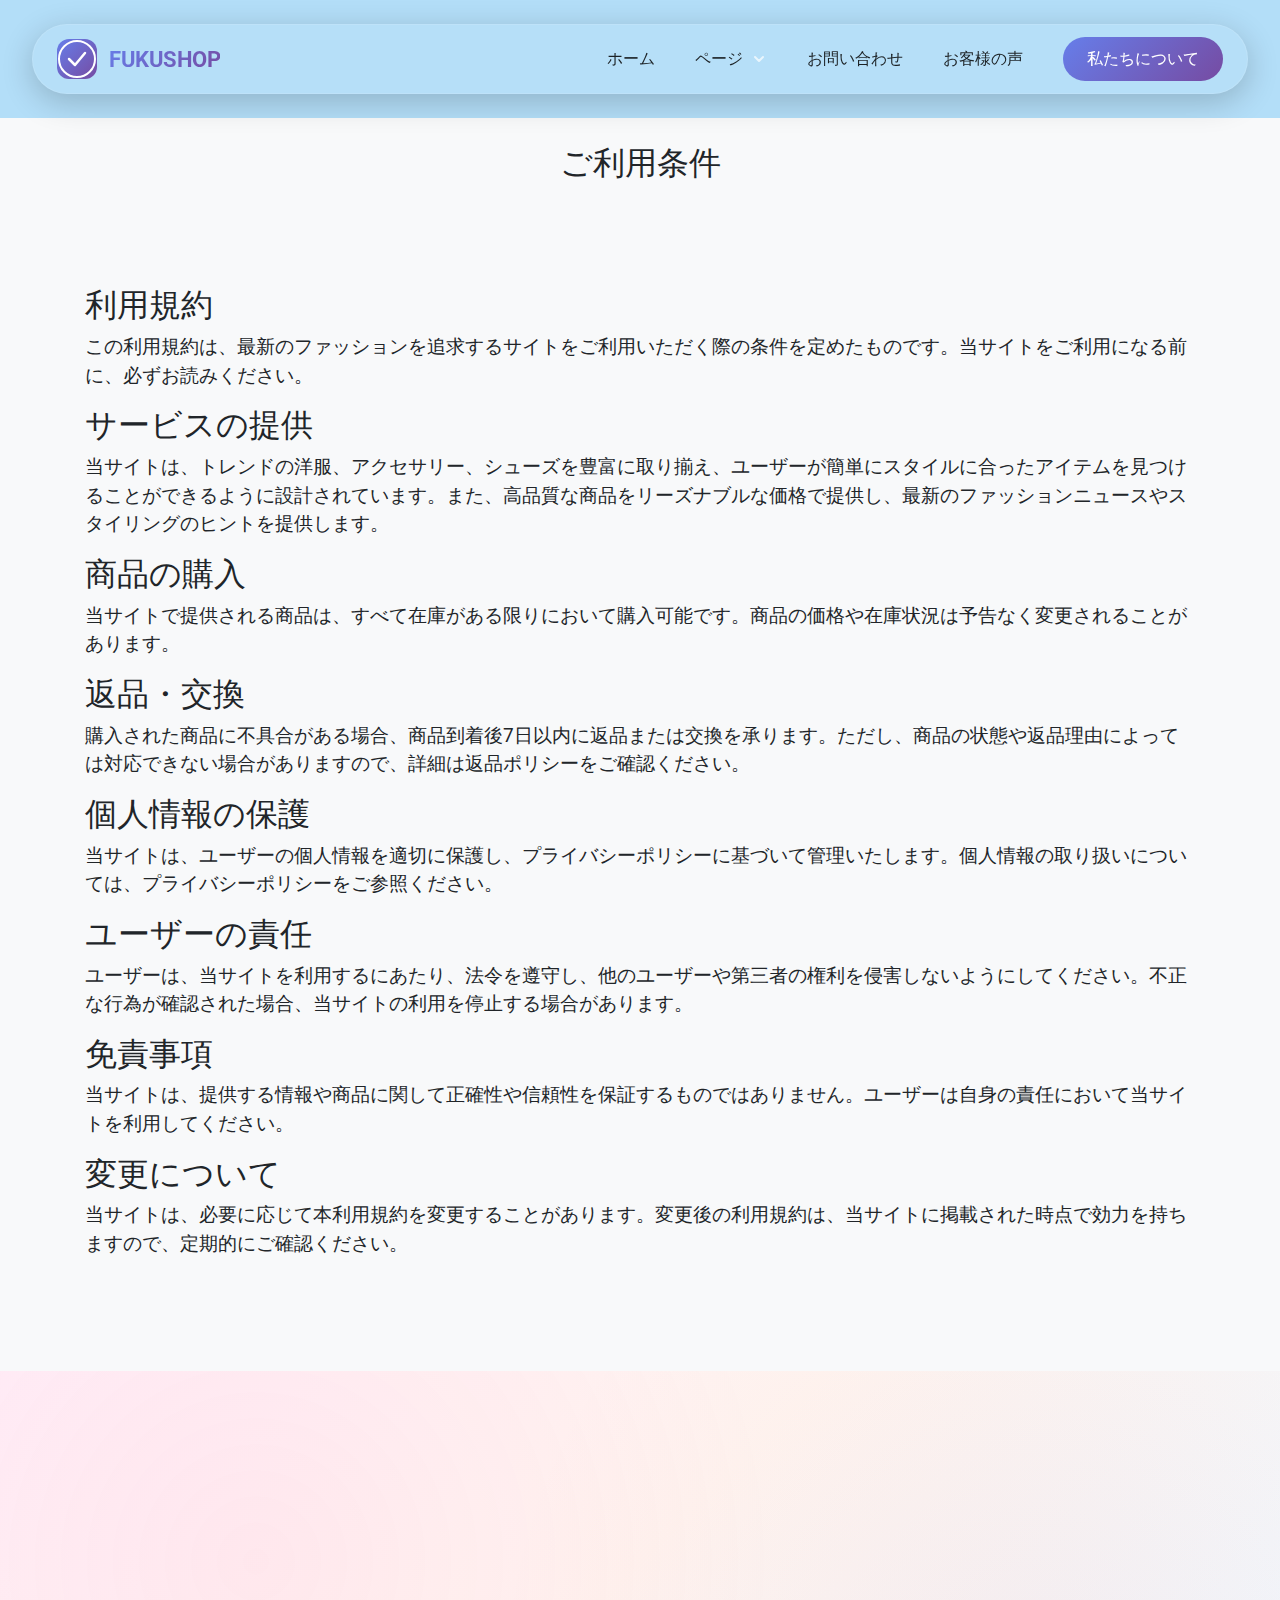
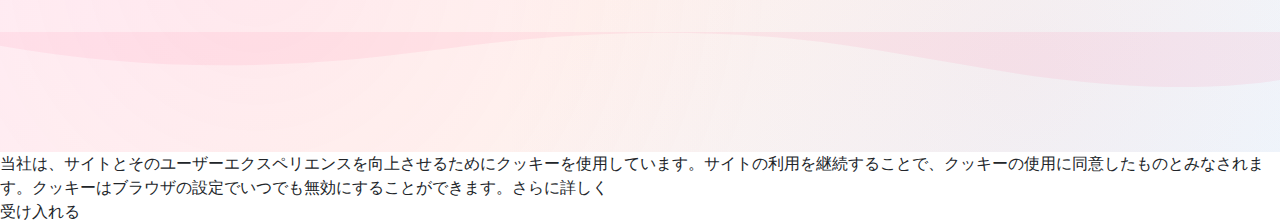
<file: terms.html>
<!DOCTYPE html>
<html lang="ja">
    <head>
        <meta charset="utf-8" />
        <meta name="viewport" content="width=device-width, initial-scale=1" />

        <meta name="keywords" content="ファッション, トレンド, スタイル, コーディネート, オシャレ, ブランド, アウトフィット, ショッピング, 衣類, アクセサリー, モード, デザイン, メンズファッション, レディースファッション, シーズン, 新" />
        <meta name="description" content="最新のファッションを追求するサイト。トレンドの洋服、アクセサリー、シューズを豊富に取り揃え、スタイルに合ったアイテムを簡単に見つけることができます。高品質な商品をリーズナブルな価格で提供し、最新のファッションニュースやスタイリングのヒントも満載。すべてのファッション愛好家に最適なオンラインショッピング体験を提供します。" />

        <title>ご利用条件 | 革新とスタイルの融合</title>

        <link rel="stylesheet" href="css/bootstrap.min.css" />
        <link rel="stylesheet" href="css/styles.css" />
        <link rel="stylesheet" href="css/font-awesome.min.css" />
        <link rel='stylesheet' href='css/boxicons.min.css'>
        <link rel="stylesheet" href="css/aos.css">
        <link rel="stylesheet" href="css/bootstrap-icons.css">
        <link rel="stylesheet" href="css/swiper-bundle.min.css" />
    </head>
    <body>
    
    <!-- Header Block: Floating Glassmorphic Navigation with Mega Dropdown -->
<header class="header-glass-nav ngdvoz" id="main-header" data-aos="fade-down">
    <nav class="nav-container">
    <div class="nav-wrapper">
        <!-- Brand Logo -->
        <a href="index.html" class="brand-logo">
        <div class="logo-icon">
            <svg width="40" height="40" viewBox="0 0 40 40" fill="none" xmlns="http://www.w3.org/2000/svg">
            <circle cx="20" cy="20" r="18" stroke="currentColor" stroke-width="2"/>
            <path d="M12 20L18 26L28 14" stroke="currentColor" stroke-width="2.5" stroke-linecap="round" stroke-linejoin="round"/>
            </svg>
        </div>
        <span class="brand-text">FUKUSHOP</span>
        </a>

        <!-- Desktop Navigation -->
        <div class="nav-links-desktop">
        <a href="index.html" class="nav-link">
            <span class="link-text">ホーム</span>
            <span class="link-underline"></span>
        </a>
        
        <div class="nav-dropdown">
            <button class="nav-link dropdown-trigger" aria-expanded="false" aria-haspopup="true">
            <span class="link-text">ページ</span>
            <svg class="dropdown-arrow" width="16" height="16" viewBox="0 0 16 16" fill="none">
                <path d="M4 6L8 10L12 6" stroke="currentColor" stroke-width="2" stroke-linecap="round" stroke-linejoin="round"/>
            </svg>
            <span class="link-underline"></span>
            </button>
            <div class="dropdown-menu-new">
            <div class="dropdown-content">
                <a href="modonowei-lai3FUKUSHOPnoci-naruyi-shou.html" class="dropdown-item">
                <div class="dropdown-item-icon">
                    <svg width="20" height="20" viewBox="0 0 20 20" fill="none">
                    <rect x="3" y="3" width="14" height="14" rx="2" stroke="currentColor" stroke-width="1.5"/>
                    <path d="M7 7H13M7 10H13M7 13H10" stroke="currentColor" stroke-width="1.5" stroke-linecap="round"/>
                    </svg>
                </div>
                <span>モードの未来：FUKUSHOPの次なる一手</span>
                </a>
                <a href="FUKUSHOPnoredeisuhuatusiyonzui-xin-torendo.html" class="dropdown-item">
                <div class="dropdown-item-icon">
                    <svg width="20" height="20" viewBox="0 0 20 20" fill="none">
                    <rect x="3" y="3" width="14" height="14" rx="2" stroke="currentColor" stroke-width="1.5"/>
                    <path d="M7 7H13M7 10H13M7 13H10" stroke="currentColor" stroke-width="1.5" stroke-linecap="round"/>
                    </svg>
                </div>
                <span>FUKUSHOPのレディースファッション最新トレンド</span>
                </a>
            </div>
            </div>
        </div>
        
        <a href="contact.html" class="nav-link">
            <span class="link-text">お問い合わせ</span>
            <span class="link-underline"></span>
        </a>
        
        <a href="reviews.html" class="nav-link">
            <span class="link-text">お客様の声</span>
            <span class="link-underline"></span>
        </a>
        
        <a href="#about" class="nav-link nav-link-accent">
            <span class="link-text">私たちについて</span>
            <div class="accent-glow"></div>
        </a>
        </div>

        <!-- Hamburger Menu Button -->
        <button class="hamburger-menu" aria-label="Toggle navigation menu" aria-expanded="false">
        <span class="hamburger-line"></span>
        <span class="hamburger-line"></span>
        <span class="hamburger-line"></span>
        </button>
    </div>
    </nav>

    <!-- Mobile Menu Overlay -->
    <div class="mobile-menu-overlay"></div>
    
    <!-- Mobile Navigation -->
    <div class="mobile-nav ngdvoz">
    <div class="mobile-nav-header">
        <a href="index.html" class="mobile-brand">FUKUSHOP</a>
        <button class="mobile-close" aria-label="Close menu">
        <svg width="24" height="24" viewBox="0 0 24 24" fill="none">
            <path d="M18 6L6 18M6 6L18 18" stroke="currentColor" stroke-width="2" stroke-linecap="round"/>
        </svg>
        </button>
    </div>
    
    <div class="mobile-nav-links">
        <a href="index.html" class="mobile-link">ホーム</a>
        
        <div class="mobile-dropdown">
        <button class="mobile-link mobile-dropdown-trigger">
            ページ
            <svg class="mobile-dropdown-arrow" width="16" height="16" viewBox="0 0 16 16" fill="none">
            <path d="M4 6L8 10L12 6" stroke="currentColor" stroke-width="2" stroke-linecap="round" stroke-linejoin="round"/>
            </svg>
        </button>
        <div class="mobile-dropdown-content">
            <a href="modonowei-lai3FUKUSHOPnoci-naruyi-shou.html" class="mobile-dropdown-item">モードの未来：FUKUSHOPの次なる一手</a>
            <a href="FUKUSHOPnoredeisuhuatusiyonzui-xin-torendo.html" class="mobile-dropdown-item">FUKUSHOPのレディースファッション最新トレンド</a>
        </div>
        </div>
        
        <a href="contact.html" class="mobile-link">お問い合わせ</a>
        <a href="reviews.html" class="mobile-link">お客様の声</a>
        <a href="#about" class="mobile-link mobile-link-accent">私たちについて</a>
    </div>
    </div>
</header>

<!-- Header Navigation JavaScript -->
<script>
document.addEventListener('DOMContentLoaded', function() {
    const header = document.querySelector('.header-glass-nav');
    const hamburger = document.querySelector('.hamburger-menu');
    const mobileNav = document.querySelector('.mobile-nav');
    const mobileOverlay = document.querySelector('.mobile-menu-overlay');
    const mobileClose = document.querySelector('.mobile-close');
    const mobileLinks = document.querySelectorAll('.mobile-link:not(.mobile-dropdown-trigger)');
    const body = document.body;
    
    // Desktop dropdown
    const dropdownTrigger = document.querySelector('.dropdown-trigger');
    const dropdownMenu = document.querySelector('.dropdown-menu-new');
    
    // Mobile dropdown
    const mobileDropdownTrigger = document.querySelector('.mobile-dropdown-trigger');
    const mobileDropdownContent = document.querySelector('.mobile-dropdown-content');
    
    // Sticky header on scroll
    let lastScroll = 0;
    window.addEventListener('scroll', function() {
    const currentScroll = window.pageYOffset;
    
    if (currentScroll > 100) {
        header.classList.add('scrolled');
    } else {
        header.classList.remove('scrolled');
    }
    
    lastScroll = currentScroll;
    });
    
    // Toggle mobile menu
    function toggleMobileMenu() {
    const isOpen = mobileNav.classList.contains('active');
    
    if (isOpen) {
        mobileNav.classList.remove('active');
        mobileOverlay.classList.remove('active');
        hamburger.classList.remove('active');
        body.style.overflow = '';
        hamburger.setAttribute('aria-expanded', 'false');
    } else {
        mobileNav.classList.add('active');
        mobileOverlay.classList.add('active');
        hamburger.classList.add('active');
        body.style.overflow = 'hidden';
        hamburger.setAttribute('aria-expanded', 'true');
    }
    }
    
    hamburger.addEventListener('click', toggleMobileMenu);
    mobileClose.addEventListener('click', toggleMobileMenu);
    mobileOverlay.addEventListener('click', toggleMobileMenu);
    
    // Close mobile menu when clicking a link
    mobileLinks.forEach(link => {
    link.addEventListener('click', toggleMobileMenu);
    });
    
    // Desktop dropdown toggle
    if (dropdownTrigger && dropdownMenu) {
    dropdownTrigger.addEventListener('click', function(e) {
        e.preventDefault();
        const isOpen = dropdownMenu.classList.contains('active');
        
        if (isOpen) {
        dropdownMenu.classList.remove('active');
        dropdownTrigger.setAttribute('aria-expanded', 'false');
        } else {
        dropdownMenu.classList.add('active');
        dropdownTrigger.setAttribute('aria-expanded', 'true');
        }
    });
    
    // Close dropdown when clicking outside
    document.addEventListener('click', function(e) {
        if (!dropdownTrigger.contains(e.target) && !dropdownMenu.contains(e.target)) {
        dropdownMenu.classList.remove('active');
        dropdownTrigger.setAttribute('aria-expanded', 'false');
        }
    });
    }
    
    // Mobile dropdown toggle
    if (mobileDropdownTrigger && mobileDropdownContent) {
    mobileDropdownTrigger.addEventListener('click', function(e) {
        e.preventDefault();
        const isOpen = mobileDropdownContent.classList.contains('active');
        
        if (isOpen) {
        mobileDropdownContent.classList.remove('active');
        mobileDropdownTrigger.classList.remove('active');
        } else {
        mobileDropdownContent.classList.add('active');
        mobileDropdownTrigger.classList.add('active');
        }
    });
    }
    
    // Close mobile menu on escape key
    document.addEventListener('keydown', function(e) {
    if (e.key === 'Escape' && mobileNav.classList.contains('active')) {
        toggleMobileMenu();
    }
    });
});
</script>

<main>



<section id="about" class="hrlkgo bg-light py-5">
    <div class="container pt-5">
        <h2 class="text-center py-5">ご利用条件</h2>
        <div class="py-5"><h2>利用規約</h2>

<p>この利用規約は、最新のファッションを追求するサイトをご利用いただく際の条件を定めたものです。当サイトをご利用になる前に、必ずお読みください。</p>

<h2>サービスの提供</h2>

<p>当サイトは、トレンドの洋服、アクセサリー、シューズを豊富に取り揃え、ユーザーが簡単にスタイルに合ったアイテムを見つけることができるように設計されています。また、高品質な商品をリーズナブルな価格で提供し、最新のファッションニュースやスタイリングのヒントを提供します。</p>

<h2>商品の購入</h2>

<p>当サイトで提供される商品は、すべて在庫がある限りにおいて購入可能です。商品の価格や在庫状況は予告なく変更されることがあります。</p>

<h2>返品・交換</h2>

<p>購入された商品に不具合がある場合、商品到着後7日以内に返品または交換を承ります。ただし、商品の状態や返品理由によっては対応できない場合がありますので、詳細は返品ポリシーをご確認ください。</p>

<h2>個人情報の保護</h2>

<p>当サイトは、ユーザーの個人情報を適切に保護し、プライバシーポリシーに基づいて管理いたします。個人情報の取り扱いについては、プライバシーポリシーをご参照ください。</p>

<h2>ユーザーの責任</h2>

<p>ユーザーは、当サイトを利用するにあたり、法令を遵守し、他のユーザーや第三者の権利を侵害しないようにしてください。不正な行為が確認された場合、当サイトの利用を停止する場合があります。</p>

<h2>免責事項</h2>

<p>当サイトは、提供する情報や商品に関して正確性や信頼性を保証するものではありません。ユーザーは自身の責任において当サイトを利用してください。</p>

<h2>変更について</h2>

<p>当サイトは、必要に応じて本利用規約を変更することがあります。変更後の利用規約は、当サイトに掲載された時点で効力を持ちますので、定期的にご確認ください。</p></div>
    </div>
</section>






</main>
<footer class="footer-gradient-modern" id="footer-section-v2x">
    <div class="footer-container">
    <!-- Company Info Section -->
    <div class="footer-company-info" data-aos="fade-up" data-aos-duration="800">
        <div class="footer-brand">
        <div class="footer-brand-icon">
            <svg xmlns="http://www.w3.org/2000/svg" width="48" height="48" viewBox="0 0 48 48" fill="none">
            <circle cx="24" cy="24" r="20" fill="#ff6b9d" opacity="0.2"/>
            <path d="M24 8L32 16L24 24L16 16L24 8Z" fill="#ff6b9d"/>
            <path d="M24 24L32 32L24 40L16 32L24 24Z" fill="#c44569"/>
            </svg>
        </div>
        <h3 class="footer-brand-name">FUKUSHOP</h3>
        </div>
        <div class="footer-contact-details">
        <div class="footer-contact-item">
            <svg class="footer-icon" xmlns="http://www.w3.org/2000/svg" width="20" height="20" viewBox="0 0 24 24" fill="none" stroke="currentColor" stroke-width="2">
            <path d="M21 10c0 7-9 13-9 13s-9-6-9-13a9 9 0 0 1 18 0z"></path>
            <circle cx="12" cy="10" r="3"></circle>
            </svg>
            <span>東京都, 神戸市, 神田通り, 160</span>
        </div>
        <div class="footer-contact-item">
            <svg class="footer-icon" xmlns="http://www.w3.org/2000/svg" width="20" height="20" viewBox="0 0 24 24" fill="none" stroke="currentColor" stroke-width="2">
            <path d="M22 16.92v3a2 2 0 0 1-2.18 2 19.79 19.79 0 0 1-8.63-3.07 19.5 19.5 0 0 1-6-6 19.79 19.79 0 0 1-3.07-8.67A2 2 0 0 1 4.11 2h3a2 2 0 0 1 2 1.72 12.84 12.84 0 0 0 .7 2.81 2 2 0 0 1-.45 2.11L8.09 9.91a16 16 0 0 0 6 6l1.27-1.27a2 2 0 0 1 2.11-.45 12.84 12.84 0 0 0 2.81.7A2 2 0 0 1 22 16.92z"></path>
            </svg>
            <a href="tel:81 283-485-6573" class="footer-phone-link">81 283-485-6573</a>
        </div>
        </div>
    </div>

    <!-- Navigation Links Section -->
    <div class="footer-nav-section" data-aos="fade-up" data-aos-duration="800" data-aos-delay="100">
        <div class="footer-nav-column">
        <h4 class="footer-nav-title">ナビゲーション</h4>
        <ul class="footer-nav-list">
            <li><a href="modonowei-lai3FUKUSHOPnoci-naruyi-shou.html" class="footer-nav-link">モードの未来：FUKUSHOPの次なる一手</a></li>
            <li><a href="FUKUSHOPnoredeisuhuatusiyonzui-xin-torendo.html" class="footer-nav-link">FUKUSHOPのレディースファッション最新トレンド</a></li>
        </ul>
        </div>
        <div class="footer-nav-column">
        <h4 class="footer-nav-title">法的事項</h4>
        <ul class="footer-nav-list">
            <li><a href="policy.html" class="footer-nav-link">プライバシーポリシー</a></li>
            <li><a href="terms.html" class="footer-nav-link">利用規約</a></li>
        </ul>
        </div>
    </div>
    </div>

    <!-- Footer Bottom Wave Divider -->
    <div class="footer-wave-divider">
    <svg xmlns="http://www.w3.org/2000/svg" viewBox="0 0 1200 120" preserveAspectRatio="none">
        <path d="M321.39,56.44c58-10.79,114.16-30.13,172-41.86,82.39-16.72,168.19-17.73,250.45-.39C823.78,31,906.67,72,985.66,92.83c70.05,18.48,146.53,26.09,214.34,3V0H0V27.35A600.21,600.21,0,0,0,321.39,56.44Z" fill="rgba(255, 107, 157, 0.1)"></path>
    </svg>
    </div>

    <!-- Footer Bottom Bar -->
    <div class="footer-bottom" data-aos="fade-up" data-aos-duration="800" data-aos-delay="200">
    <p class="footer-copyright">© 2025 すべての権利を保有します。 FUKUSHOP</p>
    </div>
</footer>



    <script type="text/javascript" src="js/popper.js"></script><script> window.start.init({Palette:"palette1",Mode:"banner bottom",Time:"0", Message: "当社は、サイトとそのユーザーエクスペリエンスを向上させるためにクッキーを使用しています。サイトの利用を継続することで、クッキーの使用に同意したものとみなされます。クッキーはブラウザの設定でいつでも無効にすることができます。", ButtonText: "受け入れる", LinkText: "さらに詳しく"})</script>
        
    <script src="https://code.jquery.com/jquery-3.2.1.slim.min.js"></script>
    <script src="js/popper.min.js"></script>
    <script src="js/bootstrap.min.js"></script>
    <script src="js/aos.js"></script>
    <script src="js/swiper-bundle.min.js"></script>
    <script src="js/script.js"></script>

    <script>AOS.init();</script>
    </body>
</html>
</file>
<file: css/styles.css>
@import url(//fonts.googleapis.com/css?family=Roboto:300,400,500);

body {
    font-family: "Roboto", sans-serif;
}

a {
    color: inherit;
    text-decoration: none;
}

a:visited {
    color: inherit;
}

i.fa {
    margin-right: 5px;
}

header {
    background-color: #149ef64d;
}

#about {
    font-size: 1.2rem;
}

@media only screen and (max-width: 600px) {
    .features-img {
        width: 300px;
    }
}

@media only screen and (max-width: 450px) {
    .features-img {
        width: 200px;
    }
}
@media screen and (max-width: 768px) {
[data-aos-delay] {
    transition-delay: 0 !important;
}
}
#hero img {
    max-width: 100% !important;
    max-height: 100% !important;
}
/* Floating Glassmorphic Header Navigation */
.header-glass-nav {
    position: fixed;
    top: 0;
    left: 0;
    right: 0;
    z-index: 9999;
    padding: 1.5rem 0;
    transition: all 0.4s cubic-bezier(0.4, 0, 0.2, 1);
}

.header-glass-nav.scrolled {
    padding: 0.75rem 0;
    background: rgba(10, 10, 20, 0.85);
    backdrop-filter: blur(20px);
    -webkit-backdrop-filter: blur(20px);
    box-shadow: 0 4px 30px rgba(0, 0, 0, 0.1);
}

.nav-container {
    max-width: 1400px;
    margin: 0 auto;
    padding: 0 2rem;
}

.nav-wrapper {
    display: flex;
    align-items: center;
    justify-content: space-between;
    background: rgba(255, 255, 255, 0.05);
    backdrop-filter: blur(10px);
    -webkit-backdrop-filter: blur(10px);
    border: 1px solid rgba(255, 255, 255, 0.1);
    border-radius: 100px;
    padding: 0.75rem 1.5rem;
    box-shadow: 0 8px 32px rgba(0, 0, 0, 0.2);
    transition: all 0.3s ease;
}

.header-glass-nav.scrolled .nav-wrapper {
    background: rgba(255, 255, 255, 0.08);
    border-color: rgba(255, 255, 255, 0.15);
}

/* Brand Logo */
.brand-logo {
    display: flex;
    align-items: center;
    gap: 0.75rem;
    text-decoration: none;
    color: #ffffff;
    font-size: 1.5rem;
    font-weight: 700;
    transition: all 0.3s ease;
}

.brand-logo:hover {
    transform: scale(1.05);
}

.logo-icon {
    display: flex;
    align-items: center;
    justify-content: center;
    width: 40px;
    height: 40px;
    background: linear-gradient(135deg, #667eea 0%, #764ba2 100%);
    border-radius: 12px;
    color: #ffffff;
    transition: all 0.3s ease;
}

.brand-logo:hover .logo-icon {
    background: linear-gradient(135deg, #764ba2 0%, #667eea 100%);
    transform: rotate(5deg);
}

.brand-text {
    background: linear-gradient(135deg, #667eea 0%, #764ba2 100%);
    -webkit-background-clip: text;
    -webkit-text-fill-color: transparent;
    background-clip: text;
    font-size: 1.375rem;
    letter-spacing: -0.02em;
}

/* Desktop Navigation */
.nav-links-desktop {
    display: flex;
    align-items: center;
    gap: 2.5rem;
}

.nav-link {
    position: relative;
    display: flex;
    align-items: center;
    gap: 0.5rem;
    padding: 0.5rem 0;
    text-decoration: none;
    color: rgba(0, 0, 0, 0.85);
    font-size: 1rem;
    font-weight: 500;
    background: none;
    border: none;
    cursor: pointer;
    transition: all 0.3s ease;
    font-family: inherit;
}

.link-text {
    position: relative;
    z-index: 1;
}

.link-underline {
    position: absolute;
    bottom: 0;
    left: 0;
    width: 0;
    height: 2px;
    background: linear-gradient(90deg, #667eea 0%, #764ba2 100%);
    transition: width 0.3s cubic-bezier(0.4, 0, 0.2, 1);
}

.nav-link:hover .link-underline {
    width: 100%;
}

/* Accent Link (About) */
.nav-link-accent {
    position: relative;
    padding: 0.625rem 1.5rem;
    background: linear-gradient(135deg, #667eea 0%, #764ba2 100%);
    border-radius: 50px;
    color: #ffffff;
    overflow: hidden;
}

.accent-glow {
    position: absolute;
    top: 0;
    left: -100%;
    width: 100%;
    height: 100%;
    background: linear-gradient(90deg, transparent, rgba(255, 255, 255, 0.3), transparent);
    transition: left 0.5s ease;
}

.nav-link-accent:hover .accent-glow {
    left: 100%;
}

.nav-link-accent:hover {
    transform: translateY(-2px);
    box-shadow: 0 8px 20px rgba(102, 126, 234, 0.4);
}

.nav-link-accent .link-underline {
    display: none;
}

/* Dropdown */
.nav-dropdown {
    position: relative;
}

.dropdown-trigger {
    cursor: pointer;
}

.dropdown-arrow {
    transition: transform 0.3s ease;
    color: rgba(255, 255, 255, 0.7);
}

.dropdown-trigger[aria-expanded="true"] .dropdown-arrow {
    transform: rotate(180deg);
}

.dropdown-menu-new {
    position: absolute;
    top: calc(100% + 1.5rem);
    left: 50%;
    transform: translateX(-50%) translateY(-10px);
    opacity: 0;
    visibility: hidden;
    pointer-events: none;
    transition: all 0.3s cubic-bezier(0.4, 0, 0.2, 1);
    z-index: 1000;
}

.dropdown-menu-new.active {
    opacity: 1;
    visibility: visible;
    pointer-events: all;
    transform: translateX(-50%) translateY(0);
}

.dropdown-content {
    background: rgba(20, 20, 35, 0.95);
    backdrop-filter: blur(20px);
    -webkit-backdrop-filter: blur(20px);
    border: 1px solid rgba(255, 255, 255, 0.1);
    border-radius: 20px;
    padding: 0.75rem;
    box-shadow: 0 20px 60px rgba(0, 0, 0, 0.4);
    min-width: 280px;
}

.dropdown-item {
    display: flex;
    align-items: center;
    gap: 1rem;
    padding: 1rem 1.25rem;
    text-decoration: none;
    color: rgba(255, 255, 255, 0.85);
    font-size: 0.9375rem;
    font-weight: 500;
    border-radius: 12px;
    transition: all 0.2s ease;
}

.dropdown-item:hover {
    background: rgba(102, 126, 234, 0.15);
    color: #ffffff;
    transform: translateX(5px);
}

.dropdown-item-icon {
    display: flex;
    align-items: center;
    justify-content: center;
    width: 36px;
    height: 36px;
    background: rgba(102, 126, 234, 0.1);
    border-radius: 10px;
    color: #667eea;
    flex-shrink: 0;
    transition: all 0.2s ease;
}

.dropdown-item:hover .dropdown-item-icon {
    background: rgba(102, 126, 234, 0.2);
    transform: scale(1.1);
}

/* Hamburger Menu */
.hamburger-menu {
    display: none;
    flex-direction: column;
    gap: 5px;
    background: none;
    border: none;
    padding: 0.5rem;
    cursor: pointer;
    transition: all 0.3s ease;
}

.hamburger-line {
    width: 26px;
    height: 2px;
    background: rgba(0, 0, 0, 0.85);
    border-radius: 2px;
    transition: all 0.3s cubic-bezier(0.4, 0, 0.2, 1);
}

.hamburger-menu.active .hamburger-line:nth-child(1) {
    transform: rotate(45deg) translateY(7px);
}

.hamburger-menu.active .hamburger-line:nth-child(2) {
    opacity: 0;
    transform: translateX(-10px);
}

.hamburger-menu.active .hamburger-line:nth-child(3) {
    transform: rotate(-45deg) translateY(-7px);
}

/* Mobile Menu Overlay */
.mobile-menu-overlay {
    position: fixed;
    top: 0;
    left: 0;
    width: 100%;
    height: 100%;
    background: rgba(0, 0, 0, 0.7);
    backdrop-filter: blur(5px);
    -webkit-backdrop-filter: blur(5px);
    opacity: 0;
    visibility: hidden;
    transition: all 0.3s ease;
    z-index: 9998;
}

.mobile-menu-overlay.active {
    opacity: 1;
    visibility: visible;
}

/* Mobile Navigation */
.mobile-nav {
    position: fixed;
    top: 0;
    right: -100%;
    width: 85%;
    max-width: 400px;
    height: 100%;
    background: linear-gradient(135deg, rgba(15, 15, 30, 0.98) 0%, rgba(30, 20, 40, 0.98) 100%);
    backdrop-filter: blur(20px);
    -webkit-backdrop-filter: blur(20px);
    box-shadow: -10px 0 50px rgba(0, 0, 0, 0.5);
    transition: right 0.4s cubic-bezier(0.4, 0, 0.2, 1);
    z-index: 10000;
    overflow-y: auto;
}

.mobile-nav.active {
    right: 0;
}

.mobile-nav-header {
    display: flex;
    align-items: center;
    justify-content: space-between;
    padding: 2rem 1.5rem;
    border-bottom: 1px solid rgba(255, 255, 255, 0.1);
}

.mobile-brand {
    font-size: 1.5rem;
    font-weight: 700;
    color: #ffffff;
    text-decoration: none;
    background: linear-gradient(135deg, #667eea 0%, #764ba2 100%);
    -webkit-background-clip: text;
    -webkit-text-fill-color: transparent;
    background-clip: text;
}

.mobile-close {
    display: flex;
    align-items: center;
    justify-content: center;
    width: 40px;
    height: 40px;
    background: rgba(255, 255, 255, 0.05);
    border: 1px solid rgba(255, 255, 255, 0.1);
    border-radius: 12px;
    color: #ffffff;
    cursor: pointer;
    transition: all 0.3s ease;
}

.mobile-close:hover {
    background: rgba(255, 255, 255, 0.1);
    transform: rotate(90deg);
}

.mobile-nav-links {
    padding: 2rem 1.5rem;
    display: flex;
    flex-direction: column;
    gap: 0.5rem;
}

.mobile-link {
    display: flex;
    align-items: center;
    justify-content: space-between;
    padding: 1rem 1.25rem;
    text-decoration: none;
    color: rgba(255, 255, 255, 0.85);
    font-size: 1.125rem;
    font-weight: 500;
    border-radius: 12px;
    background: none;
    border: none;
    cursor: pointer;
    font-family: inherit;
    width: 100%;
    text-align: left;
    transition: all 0.3s ease;
}

.mobile-link:hover {
    background: rgba(255, 255, 255, 0.05);
    color: #ffffff;
    transform: translateX(5px);
}

.mobile-link-accent {
    background: linear-gradient(135deg, #667eea 0%, #764ba2 100%);
    color: #ffffff;
    margin-top: 1rem;
}

.mobile-link-accent:hover {
    background: linear-gradient(135deg, #764ba2 0%, #667eea 100%);
    transform: translateX(0) scale(1.02);
}

/* Mobile Dropdown */
.mobile-dropdown {
    display: flex;
    flex-direction: column;
}

.mobile-dropdown-trigger {
    justify-content: space-between;
}

.mobile-dropdown-arrow {
    color: rgba(255, 255, 255, 0.5);
    transition: transform 0.3s ease;
}

.mobile-dropdown-trigger.active .mobile-dropdown-arrow {
    transform: rotate(180deg);
}

.mobile-dropdown-content {
    max-height: 0;
    overflow: hidden;
    transition: max-height 0.3s ease;
}

.mobile-dropdown-content.active {
    max-height: 500px;
}

.mobile-dropdown-item {
    display: block;
    padding: 0.875rem 1.25rem 0.875rem 3rem;
    text-decoration: none;
    color: rgba(255, 255, 255, 0.7);
    font-size: 1rem;
    border-radius: 10px;
    transition: all 0.2s ease;
}

.mobile-dropdown-item:hover {
    background: rgba(255, 255, 255, 0.05);
    color: #ffffff;
    transform: translateX(5px);
}

/* Responsive */
@media (max-width: 992px) {
    .nav-links-desktop {
    display: none;
    }
    
    .hamburger-menu {
    display: flex;
    }
}

@media (max-width: 768px) {
    .nav-container {
    padding: 0 1rem;
    }
    
    .nav-wrapper {
    padding: 0.625rem 1rem;
    }
    
    .brand-text {
    font-size: 1.125rem;
    }
    
    .logo-icon {
    width: 36px;
    height: 36px;
    }
    
    .logo-icon svg {
    width: 32px;
    height: 32px;
    }
    
    .mobile-nav {
    width: 90%;
    }
}

@media (max-width: 576px) {
    .header-glass-nav {
    padding: 1rem 0;
    }
    
    .mobile-nav {
    width: 100%;
    max-width: 100%;
    }
    
    .mobile-nav-links {
    padding: 1.5rem 1rem;
    }
}
/* Hero Quantum - Unique Diagonal Layout */
.hero-quantum {
    position: relative;
    min-height: 100vh;
    overflow: hidden;
    background: linear-gradient(165deg, #0a0a0a 0%, #1a0b2e 50%, #16213e 100%);
    display: flex;
    flex-direction: column;
}

/* Animated Background Layers */
.quantum-bg-layer {
    position: absolute;
    width: 100%;
    height: 100%;
    top: 0;
    left: 0;
    pointer-events: none;
}

.layer-1 {
    background: radial-gradient(circle at 20% 30%, rgba(0, 212, 255, 0.15) 0%, transparent 50%);
    animation: float 20s ease-in-out infinite;
}

.layer-2 {
    background: radial-gradient(circle at 80% 60%, rgba(247, 37, 133, 0.12) 0%, transparent 50%);
    animation: float 25s ease-in-out infinite reverse;
}

.layer-3 {
    background: radial-gradient(circle at 50% 80%, rgba(123, 47, 247, 0.1) 0%, transparent 50%);
    animation: float 30s ease-in-out infinite;
}

@keyframes float {
    0%, 100% { transform: translate(0, 0) scale(1); }
    33% { transform: translate(30px, -30px) scale(1.05); }
    66% { transform: translate(-30px, 30px) scale(0.95); }
}

/* Orbiting Decorations */
.orbit-container {
    position: absolute;
    top: 50%;
    right: 10%;
    width: 400px;
    height: 400px;
    transform: translate(0, -50%);
    pointer-events: none;
}

.orbit-ring {
    position: absolute;
    border-radius: 50%;
    border: 2px solid;
    top: 50%;
    left: 50%;
    transform: translate(-50%, -50%);
}

.ring-1 {
    width: 300px;
    height: 300px;
    border-color: rgba(0, 212, 255, 0.3);
    animation: rotate 30s linear infinite;
}

.ring-2 {
    width: 400px;
    height: 400px;
    border-color: rgba(247, 37, 133, 0.2);
    animation: rotate 40s linear infinite reverse;
}

.orbit-dot {
    position: absolute;
    width: 12px;
    height: 12px;
    border-radius: 50%;
    top: 50%;
    left: 50%;
}

.dot-1 {
    background: #00d4ff;
    animation: orbit1 20s linear infinite;
    box-shadow: 0 0 20px rgba(0, 212, 255, 0.8);
}

.dot-2 {
    background: #f72585;
    animation: orbit2 25s linear infinite;
    box-shadow: 0 0 20px rgba(247, 37, 133, 0.8);
}

.dot-3 {
    background: #ffd60a;
    animation: orbit3 30s linear infinite;
    box-shadow: 0 0 20px rgba(255, 214, 10, 0.8);
}

@keyframes rotate {
    from { transform: translate(-50%, -50%) rotate(0deg); }
    to { transform: translate(-50%, -50%) rotate(360deg); }
}

@keyframes orbit1 {
    from { transform: translate(-50%, -50%) rotate(0deg) translateX(150px) rotate(0deg); }
    to { transform: translate(-50%, -50%) rotate(360deg) translateX(150px) rotate(-360deg); }
}

@keyframes orbit2 {
    from { transform: translate(-50%, -50%) rotate(0deg) translateX(200px) rotate(0deg); }
    to { transform: translate(-50%, -50%) rotate(360deg) translateX(200px) rotate(-360deg); }
}

@keyframes orbit3 {
    from { transform: translate(-50%, -50%) rotate(120deg) translateX(180px) rotate(-120deg); }
    to { transform: translate(-50%, -50%) rotate(480deg) translateX(180px) rotate(-480deg); }
}

/* Header Navigation */
.quantum-header {
    position: relative;
    z-index: 1000;
    padding: 1.5rem 0;
}

.header-blur-bg {
    position: absolute;
    top: 0;
    left: 0;
    right: 0;
    height: 100%;
    background: rgba(10, 10, 26, 0.6);
    backdrop-filter: blur(20px);
    border-bottom: 1px solid rgba(255, 255, 255, 0.1);
}

.header-inner {
    position: relative;
    max-width: 1400px;
    margin: 0 auto;
    padding: 0 2rem;
    display: flex;
    align-items: center;
    justify-content: space-between;
}

.logo-mark {
    display: flex;
    align-items: center;
    transition: transform 0.4s ease;
}

.logo-mark:hover {
    transform: rotate(180deg) scale(1.1);
}

.main-nav {
    display: flex;
    gap: 3rem;
}

.nav-item {
    color: rgba(255, 255, 255, 0.9);
    text-decoration: none;
    font-size: 1.125rem;
    font-weight: 500;
    position: relative;
    padding: 0.5rem 0;
    transition: color 0.3s ease;
}

.nav-item::after {
    content: '';
    position: absolute;
    bottom: 0;
    left: 0;
    width: 0;
    height: 2px;
    background: linear-gradient(90deg, #00d4ff, #7b2ff7);
    transition: width 0.4s ease;
}

.nav-item:hover {
    color: #00d4ff;
}

.nav-item:hover::after {
    width: 100%;
}

/* Mobile Menu */
.menu-checkbox {
    display: none;
}

.menu-trigger {
    display: none;
    flex-direction: column;
    gap: 6px;
    cursor: pointer;
    padding: 8px;
    z-index: 1001;
}

.bar {
    width: 28px;
    height: 3px;
    background: #ffffff;
    border-radius: 3px;
    transition: all 0.4s cubic-bezier(0.68, -0.55, 0.265, 1.55);
}

.menu-checkbox:checked ~ .menu-trigger .bar-top {
    transform: translateY(9px) rotate(45deg);
    background: #00d4ff;
}

.menu-checkbox:checked ~ .menu-trigger .bar-mid {
    opacity: 0;
    transform: scaleX(0);
}

.menu-checkbox:checked ~ .menu-trigger .bar-bot {
    transform: translateY(-9px) rotate(-45deg);
    background: #00d4ff;
}

.mobile-drawer {
    position: fixed;
    top: 0;
    right: -100%;
    width: 100%;
    max-width: 400px;
    height: 100vh;
    background: linear-gradient(165deg, #0f0f1e 0%, #1a0b2e 100%);
    backdrop-filter: blur(20px);
    transition: right 0.5s cubic-bezier(0.68, -0.55, 0.265, 1.55);
    z-index: 999;
    padding: 6rem 2rem 2rem;
    box-shadow: -10px 0 30px rgba(0, 0, 0, 0.5);
}

.menu-checkbox:checked ~ .mobile-drawer {
    right: 0;
}

.drawer-nav {
    display: flex;
    flex-direction: column;
    gap: 2rem;
}

.drawer-link {
    color: rgba(255, 255, 255, 0.9);
    text-decoration: none;
    font-size: 1.5rem;
    font-weight: 600;
    padding: 1rem 0;
    border-bottom: 1px solid rgba(255, 255, 255, 0.1);
    transition: all 0.3s ease;
    transform: translateX(50px);
    opacity: 0;
}

.menu-checkbox:checked ~ .mobile-drawer .drawer-link {
    transform: translateX(0);
    opacity: 1;
    transition-delay: 0.2s;
}

.drawer-link:hover {
    color: #00d4ff;
    padding-left: 1rem;
    border-color: #00d4ff;
}

/* Hero Stage */
.hero-stage {
    flex: 1;
    display: grid;
    grid-template-columns: 1fr 1fr;
    gap: 4rem;
    max-width: 1400px;
    margin: 0 auto;
    padding: 4rem 2rem;
    align-items: center;
    position: relative;
    z-index: 10;
}

.stage-left {
    padding-right: 2rem;
}

.content-pod {
    max-width: 600px;
}

.status-pill {
    display: inline-flex;
    align-items: center;
    gap: 0.75rem;
    padding: 0.75rem 1.5rem;
    background: rgba(0, 212, 255, 0.15);
    border: 1px solid rgba(0, 212, 255, 0.3);
    border-radius: 50px;
    margin-bottom: 2rem;
    animation: pulse-border 2s ease-in-out infinite;
}

@keyframes pulse-border {
    0%, 100% { box-shadow: 0 0 0 0 rgba(0, 212, 255, 0.7); }
    50% { box-shadow: 0 0 0 10px rgba(0, 212, 255, 0); }
}

.pulse-dot {
    width: 10px;
    height: 10px;
    border-radius: 50%;
    background: #00d4ff;
    animation: pulse-dot 2s ease-in-out infinite;
}

@keyframes pulse-dot {
    0%, 100% { transform: scale(1); opacity: 1; }
    50% { transform: scale(1.5); opacity: 0.5; }
}

.pill-text {
    color: #00d4ff;
    font-size: 0.875rem;
    font-weight: 600;
    text-transform: uppercase;
    letter-spacing: 0.1em;
}

.mega-title {
    font-size: clamp(3rem, 8vw, 5.5rem);
    font-weight: 900;
    line-height: 1.1;
    margin-bottom: 2rem;
    letter-spacing: -0.02em;
}

.title-fragment {
    display: block;
    background: linear-gradient(135deg, #ffffff 0%, #00d4ff 50%, #7b2ff7 100%);
    -webkit-background-clip: text;
    background-clip: text;
    -webkit-text-fill-color: transparent;
    animation: gradient-shift 6s ease infinite;
    background-size: 200% 200%;
}

@keyframes gradient-shift {
    0%, 100% { background-position: 0% 50%; }
    50% { background-position: 100% 50%; }
}

.desc-block {
    margin-bottom: 3rem;
}

.lead-text {
    font-size: 1.375rem;
    line-height: 1.7;
    color: rgba(255, 255, 255, 0.75);
    font-weight: 400;
}

.action-cluster {
    display: flex;
    gap: 1.5rem;
    flex-wrap: wrap;
}

.btn-quantum {
    position: relative;
    display: inline-flex;
    align-items: center;
    gap: 1rem;
    padding: 1.25rem 2.5rem;
    font-size: 1.125rem;
    font-weight: 600;
    color: #0a0a0a;
    text-decoration: none;
    overflow: hidden;
    border-radius: 50px;
    transition: all 0.4s ease;
    z-index: 1;
}

.btn-bg {
    position: absolute;
    top: 0;
    left: 0;
    width: 100%;
    height: 100%;
    background: linear-gradient(135deg, #00d4ff, #7b2ff7, #f72585);
    background-size: 200% 200%;
    animation: gradient-flow 4s ease infinite;
    z-index: -1;
    transition: transform 0.4s ease;
}

@keyframes gradient-flow {
    0%, 100% { background-position: 0% 50%; }
    50% { background-position: 100% 50%; }
}

.btn-quantum:hover .btn-bg {
    transform: scale(1.1);
}

.btn-text {
    position: relative;
    z-index: 1;
}

.btn-icon {
    transition: transform 0.4s ease;
}

.btn-quantum:hover .btn-icon {
    transform: translateX(5px);
}

.btn-quantum:hover {
    transform: translateY(-3px);
    box-shadow: 0 15px 40px rgba(0, 212, 255, 0.4);
}

/* Visual Composite */
.stage-right {
    position: relative;
}

.visual-composite {
    position: relative;
    width: 100%;
    height: 600px;
}

.main-visual {
    width: 100%;
    height: 100%;
    filter: drop-shadow(0 20px 60px rgba(0, 212, 255, 0.3));
}

.shape-group-1 { animation: float-shape 6s ease-in-out infinite; }
.shape-group-2 { animation: float-shape 7s ease-in-out infinite 1s; }
.shape-group-3 { animation: float-shape 8s ease-in-out infinite 2s; }
.shape-group-4 { animation: float-shape 5s ease-in-out infinite 0.5s; }

@keyframes float-shape {
    0%, 100% { transform: translateY(0) rotate(0deg); }
    50% { transform: translateY(-20px) rotate(5deg); }
}

/* Metric Cards */
.metric-card {
    position: absolute;
    display: flex;
    align-items: center;
    gap: 1rem;
    padding: 1.25rem 1.5rem;
    background: rgba(10, 10, 26, 0.85);
    backdrop-filter: blur(20px);
    border: 1px solid rgba(255, 255, 255, 0.15);
    border-radius: 20px;
    box-shadow: 0 10px 30px rgba(0, 0, 0, 0.3);
    animation: float-card 4s ease-in-out infinite;
}

@keyframes float-card {
    0%, 100% { transform: translateY(0); }
    50% { transform: translateY(-15px); }
}

.mc-1 {
    top: 10%;
    left: -5%;
    animation-delay: 0s;
}

.mc-2 {
    top: 50%;
    right: -8%;
    animation-delay: 1s;
}

.mc-3 {
    bottom: 10%;
    left: 5%;
    animation-delay: 2s;
}

.mc-info {
    display: flex;
    flex-direction: column;
    gap: 0.25rem;
}

.mc-label {
    font-size: 0.75rem;
    color: rgba(255, 255, 255, 0.6);
    text-transform: uppercase;
    letter-spacing: 0.1em;
    font-weight: 600;
}

.mc-value {
    font-size: 1.25rem;
    color: #ffffff;
    font-weight: 700;
}

/* Wave Divider */
.wave-divider {
    position: absolute;
    bottom: 0;
    left: 0;
    width: 100%;
    height: 120px;
    overflow: hidden;
}

.wave-divider svg {
    width: 100%;
    height: 100%;
    display: block;
}

/* Responsive Design */
@media (max-width: 992px) {
    .hero-stage {
    grid-template-columns: 1fr;
    gap: 3rem;
    padding: 3rem 1.5rem;
    }
    
    .stage-left {
    padding-right: 0;
    text-align: center;
    }
    
    .content-pod {
    max-width: 100%;
    }
    
    .status-pill {
    margin-left: auto;
    margin-right: auto;
    }
    
    .action-cluster {
    justify-content: center;
    }
    
    .orbit-container {
    display: none;
    }
    
    .main-nav {
    display: none;
    }
    
    .menu-trigger {
    display: flex;
    }
    
    .visual-composite {
    height: 400px;
    }
    
    .mc-1 {
    left: 0;
    }
    
    .mc-2 {
    right: 0;
    }
    
    .mc-3 {
    left: 0;
    }
}

@media (max-width: 768px) {
    .mega-title {
    font-size: 2.5rem;
    }
    
    .lead-text {
    font-size: 1.125rem;
    }
    
    .btn-quantum {
    padding: 1rem 2rem;
    font-size: 1rem;
    }
    
    .metric-card {
    padding: 1rem;
    gap: 0.75rem;
    }
    
    .mc-value {
    font-size: 1rem;
    }
    
    .visual-composite {
    height: 300px;
    }
}

@media (max-width: 576px) {
    .header-inner {
    padding: 0 1rem;
    }
    
    .logo-mark svg {
    width: 40px;
    height: 40px;
    }
    
    .hero-stage {
    padding: 2rem 1rem;
    }
    
    .mega-title {
    font-size: 2rem;
    }
    
    .metric-card {
    position: static;
    margin-bottom: 1rem;
    }
    
    .visual-composite {
    height: 250px;
    }
}
/* Futures Block: Asymmetric Diagonal Grid with Neon Accents */
.futures-quantum-47x {
    position: relative;
    padding: 8rem 0;
    background: linear-gradient(165deg, #0a0a0a 0%, #1a1a2e 50%, #16213e 100%);
    overflow: hidden;
}

.futures-background-mesh {
    position: absolute;
    top: 0;
    left: 0;
    right: 0;
    bottom: 0;
    background: 
    radial-gradient(circle at 20% 30%, rgba(0, 255, 136, 0.08) 0%, transparent 50%),
    radial-gradient(circle at 80% 70%, rgba(255, 0, 128, 0.08) 0%, transparent 50%),
    radial-gradient(circle at 50% 50%, rgba(0, 212, 255, 0.05) 0%, transparent 50%);
    pointer-events: none;
}

.futures-background-mesh::before {
    content: '';
    position: absolute;
    top: 0;
    left: 0;
    right: 0;
    bottom: 0;
    background-image: 
    linear-gradient(rgba(0, 255, 136, 0.03) 1px, transparent 1px),
    linear-gradient(90deg, rgba(0, 255, 136, 0.03) 1px, transparent 1px);
    background-size: 50px 50px;
    transform: skewY(-2deg);
}

.futures-container-wrap {
    max-width: 1400px;
    margin: 0 auto;
    padding: 0 2rem;
    position: relative;
    z-index: 1;
}

.futures-content-grid {
    display: grid;
    grid-template-columns: repeat(auto-fit, minmax(320px, 1fr));
    gap: 3rem;
    align-items: start;
}

/* Feature Cards Base */
.future-card {
    position: relative;
    height: 100%;
    transition: transform 0.5s cubic-bezier(0.23, 1, 0.32, 1);
}

.future-card-inner {
    background: rgba(255, 255, 255, 0.03);
    backdrop-filter: blur(20px);
    border: 1px solid rgba(255, 255, 255, 0.08);
    border-radius: 24px;
    overflow: hidden;
    height: 100%;
    display: flex;
    flex-direction: column;
    transition: all 0.4s ease;
    position: relative;
}

.future-card-inner::before {
    content: '';
    position: absolute;
    top: 0;
    left: 0;
    right: 0;
    bottom: 0;
    background: linear-gradient(135deg, rgba(0, 255, 136, 0.1) 0%, rgba(255, 0, 128, 0.1) 100%);
    opacity: 0;
    transition: opacity 0.4s ease;
    pointer-events: none;
}

.future-card:hover .future-card-inner::before {
    opacity: 1;
}

/* Card Variants */
.future-card-prime {
    transform: translateY(-20px);
}

.future-card-secondary {
    transform: translateY(0);
}

.future-card-tertiary {
    transform: translateY(-10px);
}

.future-card:hover {
    transform: translateY(-30px) scale(1.02);
}

.future-card-secondary:hover {
    transform: translateY(-10px) scale(1.02);
}

.future-card-tertiary:hover {
    transform: translateY(-20px) scale(1.02);
}

/* Image Container */
.future-image-container {
    position: relative;
    width: 100%;
    padding-top: 65%;
    overflow: hidden;
}

.future-image-frame {
    position: absolute;
    top: 0;
    left: 0;
    right: 0;
    bottom: 0;
    overflow: hidden;
    border-radius: 24px 24px 0 0;
}

.future-image {
    width: 100%;
    height: 100%;
    object-fit: cover;
    transition: transform 0.6s cubic-bezier(0.23, 1, 0.32, 1);
}

.future-card:hover .future-image {
    transform: scale(1.1);
}

.future-image-overlay {
    position: absolute;
    top: 0;
    left: 0;
    right: 0;
    bottom: 0;
    background: linear-gradient(180deg, transparent 0%, rgba(10, 10, 10, 0.7) 100%);
    opacity: 0.6;
    transition: opacity 0.4s ease;
}

.future-card:hover .future-image-overlay {
    opacity: 0.3;
}

/* Accent Blob */
.future-accent-blob {
    position: absolute;
    width: 120px;
    height: 120px;
    border-radius: 30% 70% 70% 30% / 30% 30% 70% 70%;
    opacity: 0;
    transition: all 0.6s ease;
    pointer-events: none;
}

.future-card-prime .future-accent-blob {
    bottom: 20px;
    right: 20px;
    background: radial-gradient(circle, rgba(0, 255, 136, 0.4) 0%, transparent 70%);
}

.future-card-secondary .future-accent-blob {
    bottom: 20px;
    right: 20px;
    background: radial-gradient(circle, rgba(255, 0, 128, 0.4) 0%, transparent 70%);
}

.future-card-tertiary .future-accent-blob {
    bottom: 20px;
    right: 20px;
    background: radial-gradient(circle, rgba(0, 212, 255, 0.4) 0%, transparent 70%);
}

.future-card:hover .future-accent-blob {
    opacity: 1;
    transform: scale(1.5);
}

/* Content Zone */
.future-content-zone {
    padding: 2.5rem;
    display: flex;
    flex-direction: column;
    gap: 1.25rem;
    flex: 1;
}

.future-heading {
    font-size: 1.75rem;
    font-weight: 700;
    color: #ffffff;
    line-height: 1.3;
    margin: 0;
    transition: color 0.3s ease;
}

.future-card-prime:hover .future-heading {
    color: #00ff88;
}

.future-card-secondary:hover .future-heading {
    color: #ff0080;
}

.future-card-tertiary:hover .future-heading {
    color: #00d4ff;
}

/* Divider */
.future-divider {
    width: 60px;
    height: 3px;
    background: linear-gradient(90deg, #00ff88 0%, #ff0080 50%, #00d4ff 100%);
    border-radius: 10px;
    transition: width 0.4s ease;
}

.future-card:hover .future-divider {
    width: 100px;
}

.future-description {
    font-size: 1.125rem;
    line-height: 1.7;
    color: rgba(255, 255, 255, 0.8);
    margin: 0;
    transition: color 0.3s ease;
}

.future-card:hover .future-description {
    color: rgba(255, 255, 255, 0.95);
}

/* Responsive Design */
@media (max-width: 992px) {
    .futures-quantum-47x {
    padding: 6rem 0;
    }

    .futures-content-grid {
    gap: 2.5rem;
    }

    .future-card-prime,
    .future-card-secondary,
    .future-card-tertiary {
    transform: translateY(0);
    }

    .future-heading {
    font-size: 1.5rem;
    }

    .future-description {
    font-size: 1rem;
    }
}

@media (max-width: 768px) {
    .futures-quantum-47x {
    padding: 4rem 0;
    }

    .futures-container-wrap {
    padding: 0 1.5rem;
    }

    .futures-content-grid {
    grid-template-columns: 1fr;
    gap: 2rem;
    }

    .future-content-zone {
    padding: 2rem;
    gap: 1rem;
    }

    .future-heading {
    font-size: 1.375rem;
    }

    .future-description {
    font-size: 1rem;
    line-height: 1.6;
    }

    .future-image-container {
    padding-top: 60%;
    }

    .future-accent-blob {
    width: 80px;
    height: 80px;
    }
}

@media (max-width: 576px) {
    .futures-quantum-47x {
    padding: 3rem 0;
    }

    .futures-container-wrap {
    padding: 0 1rem;
    }

    .future-content-zone {
    padding: 1.5rem;
    }

    .future-heading {
    font-size: 1.25rem;
    }

    .future-description {
    font-size: 0.9375rem;
    }

    .future-card:hover {
    transform: translateY(-10px) scale(1.01);
    }
}
/* Testimonials Carousel Section - Vibrant Gradient Design */
.testimonials-carousel-section {
    padding: 7rem 0;
    background: linear-gradient(135deg, #0f172a 0%, #1e293b 50%, #334155 100%);
    position: relative;
    overflow: hidden;
}

.testimonials-carousel-section::before {
    content: '';
    position: absolute;
    top: -50%;
    right: -20%;
    width: 600px;
    height: 600px;
    background: radial-gradient(circle, rgba(99, 102, 241, 0.15) 0%, transparent 70%);
    border-radius: 50%;
    pointer-events: none;
}

.testimonials-carousel-section::after {
    content: '';
    position: absolute;
    bottom: -40%;
    left: -15%;
    width: 500px;
    height: 500px;
    background: radial-gradient(circle, rgba(236, 72, 153, 0.12) 0%, transparent 70%);
    border-radius: 50%;
    pointer-events: none;
}

.testimonials-carousel-section .container {
    max-width: 1200px;
    margin: 0 auto;
    padding: 0 1.5rem;
    position: relative;
    z-index: 1;
}

.testimonials-header {
    text-align: center;
    margin-bottom: 4.5rem;
}

.testimonials-title {
    font-size: 3.5rem;
    font-weight: 800;
    color: #ffffff;
    margin: 0;
    letter-spacing: -0.02em;
    line-height: 1.2;
    background: linear-gradient(135deg, #ffffff 0%, #e0e7ff 100%);
    -webkit-background-clip: text;
    -webkit-text-fill-color: transparent;
    background-clip: text;
}

/* Carousel Wrapper */
.testimonials-carousel-wrapper {
    position: relative;
    max-width: 900px;
    margin: 0 auto;
}

/* Hide radio inputs */
.carousel-radio {
    display: none;
}

/* Carousel Container */
.testimonials-carousel-container {
    overflow: hidden;
    border-radius: 24px;
    position: relative;
}

/* Testimonials Track */
.testimonials-track {
    display: flex;
    transition: transform 0.6s cubic-bezier(0.4, 0, 0.2, 1);
}

/* Testimonial Card */
.testimonial-card {
    min-width: 100%;
    padding: 0;
    box-sizing: border-box;
}

.testimonial-content {
    background: linear-gradient(135deg, #1e293b 0%, #334155 100%);
    padding: 3.5rem 3rem;
    border-radius: 24px;
    box-shadow: 0 20px 60px rgba(0, 0, 0, 0.4);
    border: 1px solid rgba(255, 255, 255, 0.1);
    position: relative;
    transition: all 0.4s ease;
}

.testimonial-card:hover .testimonial-content {
    transform: translateY(-8px);
    box-shadow: 0 30px 80px rgba(0, 0, 0, 0.5);
}

.quote-icon {
    color: #6366f1;
    margin-bottom: 2rem;
    opacity: 0.9;
}

.testimonial-text {
    font-size: 1.375rem;
    line-height: 1.75;
    color: #e2e8f0;
    margin: 0 0 2.5rem 0;
    font-weight: 400;
    font-style: italic;
}

.testimonial-author {
    display: flex;
    align-items: center;
    gap: 1.25rem;
}

.author-avatar {
    flex-shrink: 0;
    transition: transform 0.3s ease;
}

.testimonial-card:hover .author-avatar {
    transform: scale(1.08);
}

.author-avatar svg {
    display: block;
    width: 64px;
    height: 64px;
    filter: drop-shadow(0 4px 12px rgba(0, 0, 0, 0.3));
}

.author-info {
    flex: 1;
}

.author-name {
    font-size: 1.25rem;
    font-weight: 700;
    color: #ffffff;
    margin: 0 0 0.5rem 0;
}

.star-rating {
    display: flex;
    gap: 0.25rem;
}

.star-rating svg {
    width: 20px;
    height: 20px;
}

/* Carousel Navigation */
.carousel-navigation {
    position: absolute;
    top: 50%;
    left: 0;
    right: 0;
    transform: translateY(-50%);
    display: flex;
    justify-content: space-between;
    pointer-events: none;
    z-index: 10;
}

.nav-button {
    width: 56px;
    height: 56px;
    background: linear-gradient(135deg, #6366f1 0%, #8b5cf6 100%);
    border-radius: 50%;
    display: flex;
    align-items: center;
    justify-content: center;
    cursor: pointer;
    pointer-events: all;
    transition: all 0.3s ease;
    box-shadow: 0 8px 24px rgba(99, 102, 241, 0.4);
    border: 2px solid rgba(255, 255, 255, 0.2);
    color: #ffffff;
}

.nav-button:hover {
    transform: scale(1.1);
    box-shadow: 0 12px 32px rgba(99, 102, 241, 0.6);
    background: linear-gradient(135deg, #7c3aed 0%, #a855f7 100%);
}

.nav-button:active {
    transform: scale(0.95);
}

.nav-prev {
    margin-left: -28px;
}

.nav-next {
    margin-right: -28px;
}

/* Carousel Pagination */
.carousel-pagination {
    display: flex;
    justify-content: center;
    gap: 1rem;
    margin-top: 3rem;
}

.pagination-dot {
    width: 12px;
    height: 12px;
    border-radius: 50%;
    background: rgba(255, 255, 255, 0.3);
    cursor: pointer;
    transition: all 0.3s ease;
    border: 2px solid transparent;
}

.pagination-dot:hover {
    background: rgba(255, 255, 255, 0.5);
    transform: scale(1.2);
}

/* Carousel State Management with CSS */
#slide-1:checked ~ .testimonials-carousel-container .testimonials-track {
    transform: translateX(0%);
}

#slide-2:checked ~ .testimonials-carousel-container .testimonials-track {
    transform: translateX(-100%);
}

#slide-3:checked ~ .testimonials-carousel-container .testimonials-track {
    transform: translateX(-200%);
}

/* Active pagination dot */
#slide-1:checked ~ .carousel-pagination .pagination-dot:nth-child(1),
#slide-2:checked ~ .carousel-pagination .pagination-dot:nth-child(2),
#slide-3:checked ~ .carousel-pagination .pagination-dot:nth-child(3) {
    background: linear-gradient(135deg, #6366f1 0%, #ec4899 100%);
    border-color: rgba(255, 255, 255, 0.4);
    transform: scale(1.3);
}

/* Navigation button visibility logic */
#slide-1:checked ~ .carousel-navigation .nav-prev {
    display: none;
}

#slide-3:checked ~ .carousel-navigation .nav-next {
    display: none;
}

/* Static Fallback Grid */
.testimonials-static-grid {
    display: grid;
    grid-template-columns: repeat(auto-fit, minmax(300px, 1fr));
    gap: 2rem;
    margin-top: 3rem;
}

.testimonial-card-static {
    background: linear-gradient(135deg, #1e293b 0%, #334155 100%);
    padding: 2.5rem 2rem;
    border-radius: 20px;
    box-shadow: 0 15px 50px rgba(0, 0, 0, 0.3);
    border: 1px solid rgba(255, 255, 255, 0.1);
    transition: all 0.3s ease;
}

.testimonial-card-static:hover {
    transform: translateY(-6px);
    box-shadow: 0 20px 60px rgba(0, 0, 0, 0.4);
}

/* Responsive Design */
@media (max-width: 992px) {
    .testimonials-title {
    font-size: 2.75rem;
    }
    
    .testimonial-content {
    padding: 3rem 2.5rem;
    }
    
    .testimonial-text {
    font-size: 1.25rem;
    }
    
    .nav-button {
    width: 48px;
    height: 48px;
    }
    
    .nav-prev {
    margin-left: -24px;
    }
    
    .nav-next {
    margin-right: -24px;
    }
}

@media (max-width: 768px) {
    .testimonials-carousel-section {
    padding: 5rem 0;
    }
    
    .testimonials-title {
    font-size: 2.25rem;
    }
    
    .testimonials-header {
    margin-bottom: 3rem;
    }
    
    .testimonial-content {
    padding: 2.5rem 2rem;
    }
    
    .testimonial-text {
    font-size: 1.125rem;
    line-height: 1.65;
    margin-bottom: 2rem;
    }
    
    .quote-icon svg {
    width: 40px;
    height: 40px;
    }
    
    .author-avatar svg {
    width: 56px;
    height: 56px;
    }
    
    .author-name {
    font-size: 1.125rem;
    }
    
    .star-rating svg {
    width: 18px;
    height: 18px;
    }
    
    .nav-button {
    width: 44px;
    height: 44px;
    }
    
    .nav-prev {
    margin-left: -22px;
    }
    
    .nav-next {
    margin-right: -22px;
    }
    
    .nav-button svg {
    width: 20px;
    height: 20px;
    }
    
    .carousel-pagination {
    margin-top: 2.5rem;
    gap: 0.75rem;
    }
    
    .pagination-dot {
    width: 10px;
    height: 10px;
    }
    
    .testimonials-static-grid {
    grid-template-columns: 1fr;
    gap: 1.5rem;
    }
    
    .testimonial-card-static {
    padding: 2rem 1.5rem;
    }
}

@media (max-width: 576px) {
    .testimonials-carousel-section {
    padding: 4rem 0;
    }
    
    .testimonials-title {
    font-size: 1.875rem;
    }
    
    .testimonial-content {
    padding: 2rem 1.5rem;
    border-radius: 20px;
    }
    
    .testimonial-text {
    font-size: 1.0625rem;
    margin-bottom: 1.75rem;
    }
    
    .quote-icon {
    margin-bottom: 1.5rem;
    }
    
    .quote-icon svg {
    width: 36px;
    height: 36px;
    }
    
    .testimonial-author {
    gap: 1rem;
    }
    
    .author-avatar svg {
    width: 48px;
    height: 48px;
    }
    
    .author-name {
    font-size: 1.0625rem;
    }
    
    .star-rating svg {
    width: 16px;
    height: 16px;
    }
    
    .nav-button {
    width: 40px;
    height: 40px;
    }
    
    .nav-prev {
    margin-left: -20px;
    }
    
    .nav-next {
    margin-right: -20px;
    }
    
    .nav-button svg {
    width: 18px;
    height: 18px;
    }
    
    .carousel-pagination {
    margin-top: 2rem;
    }
}
/* Services Showcase Block - Floating Card Grid Design */
.services-showcase-block {
    padding: 7rem 0 8rem;
    background: linear-gradient(165deg, #fef3c7 0%, #fce7f3 35%, #ddd6fe 70%, #dbeafe 100%);
    position: relative;
    overflow: hidden;
}

.services-showcase-block::before {
    content: '';
    position: absolute;
    top: -10%;
    right: -5%;
    width: 500px;
    height: 500px;
    background: radial-gradient(circle, rgba(236, 72, 153, 0.15) 0%, transparent 70%);
    border-radius: 50%;
    pointer-events: none;
}

.services-showcase-block::after {
    content: '';
    position: absolute;
    bottom: -15%;
    left: -5%;
    width: 600px;
    height: 600px;
    background: radial-gradient(circle, rgba(139, 92, 246, 0.12) 0%, transparent 70%);
    border-radius: 50%;
    pointer-events: none;
}

.services-showcase-block .container {
    max-width: 1280px;
    margin: 0 auto;
    padding: 0 1.5rem;
    position: relative;
    z-index: 1;
}

/* Header Section */
.services-header-wrapper {
    text-align: center;
    margin-bottom: 5rem;
    position: relative;
}

.services-main-title {
    font-size: 4rem;
    font-weight: 800;
    color: #1f2937;
    margin: 0 0 1.5rem 0;
    letter-spacing: -0.03em;
    line-height: 1.1;
    background: linear-gradient(135deg, #1f2937 0%, #4b5563 50%, #6b7280 100%);
    -webkit-background-clip: text;
    -webkit-text-fill-color: transparent;
    background-clip: text;
}

.services-title-accent {
    width: 120px;
    height: 6px;
    background: linear-gradient(90deg, #06b6d4 0%, #ec4899 50%, #8b5cf6 100%);
    border-radius: 10px;
    margin: 0 auto;
    position: relative;
}

.services-title-accent::before {
    content: '';
    position: absolute;
    top: -8px;
    left: 50%;
    transform: translateX(-50%);
    width: 20px;
    height: 20px;
    background: linear-gradient(135deg, #ec4899 0%, #8b5cf6 100%);
    border-radius: 50%;
    box-shadow: 0 0 20px rgba(236, 72, 153, 0.4);
}

/* Services Grid */
.services-grid-container {
    display: grid;
    grid-template-columns: repeat(3, 1fr);
    gap: 2.5rem;
    position: relative;
}

/* Service Card Base */
.service-card {
    background: #ffffff;
    border-radius: 24px;
    padding: 3rem 2.5rem;
    position: relative;
    transition: all 0.4s cubic-bezier(0.4, 0, 0.2, 1);
    box-shadow: 0 8px 30px rgba(0, 0, 0, 0.08);
    border: 2px solid transparent;
    overflow: hidden;
}

.service-card::before {
    content: '';
    position: absolute;
    top: 0;
    left: 0;
    right: 0;
    height: 5px;
    background: linear-gradient(90deg, #06b6d4 0%, #8b5cf6 100%);
    transform: scaleX(0);
    transform-origin: left;
    transition: transform 0.4s cubic-bezier(0.4, 0, 0.2, 1);
}

.service-card:hover {
    transform: translateY(-12px) scale(1.02);
    box-shadow: 0 20px 60px rgba(0, 0, 0, 0.15);
    border-color: rgba(139, 92, 246, 0.2);
}

.service-card:hover::before {
    transform: scaleX(1);
}

/* Unique Card Variations */
.service-card-1 {
    background: linear-gradient(135deg, #ffffff 0%, #f0fdfa 100%);
}

.service-card-2 {
    background: linear-gradient(135deg, #ffffff 0%, #fdf2f8 100%);
}

.service-card-3 {
    background: linear-gradient(135deg, #ffffff 0%, #faf5ff 100%);
}

.service-card-4 {
    background: linear-gradient(135deg, #ffffff 0%, #fffbeb 100%);
}

.service-card-5 {
    background: linear-gradient(135deg, #ffffff 0%, #f0fdf4 100%);
}

.service-card-6 {
    background: linear-gradient(135deg, #ffffff 0%, #fef2f2 100%);
}

/* Icon Wrapper */
.service-icon-wrapper {
    width: 90px;
    height: 90px;
    margin: 0 0 2rem 0;
    position: relative;
    display: flex;
    align-items: center;
    justify-content: center;
}

.service-icon {
    width: 100%;
    height: 100%;
    transition: transform 0.4s cubic-bezier(0.4, 0, 0.2, 1);
}

.service-card:hover .service-icon {
    transform: scale(1.1) rotate(5deg);
}

/* Service Title */
.service-title {
    font-size: 1.75rem;
    font-weight: 700;
    color: #1f2937;
    margin: 0 0 1.25rem 0;
    line-height: 1.3;
    letter-spacing: -0.02em;
}

/* Service Description */
.service-description {
    font-size: 1.0625rem;
    line-height: 1.7;
    color: #4b5563;
    margin: 0 0 2rem 0;
    min-height: 80px;
}

/* Service Button */
.service-btn {
    display: inline-flex;
    align-items: center;
    padding: 0.875rem 2rem;
    background: linear-gradient(135deg, #06b6d4 0%, #0891b2 100%);
    color: #ffffff;
    text-decoration: none;
    font-size: 1rem;
    font-weight: 600;
    border-radius: 50px;
    transition: all 0.3s ease;
    position: relative;
    overflow: hidden;
    box-shadow: 0 4px 15px rgba(6, 182, 212, 0.3);
}

.service-btn::before {
    content: '';
    position: absolute;
    top: 50%;
    left: 50%;
    width: 0;
    height: 0;
    border-radius: 50%;
    background: rgba(255, 255, 255, 0.3);
    transform: translate(-50%, -50%);
    transition: width 0.4s ease, height 0.4s ease;
}

.service-btn:hover {
    transform: translateX(5px);
    box-shadow: 0 8px 25px rgba(6, 182, 212, 0.4);
    background: linear-gradient(135deg, #0891b2 0%, #06b6d4 100%);
}

.service-btn:hover::before {
    width: 300px;
    height: 300px;
}

.service-btn:focus {
    outline: 3px solid rgba(6, 182, 212, 0.4);
    outline-offset: 3px;
}

.service-btn::after {
    content: '→';
    margin-left: 0.5rem;
    transition: margin-left 0.3s ease;
}

.service-btn:hover::after {
    margin-left: 0.875rem;
}

/* Specific Button Color Variations */
.service-card-1 .service-btn {
    background: linear-gradient(135deg, #06b6d4 0%, #0891b2 100%);
    box-shadow: 0 4px 15px rgba(6, 182, 212, 0.3);
}

.service-card-2 .service-btn {
    background: linear-gradient(135deg, #ec4899 0%, #db2777 100%);
    box-shadow: 0 4px 15px rgba(236, 72, 153, 0.3);
}

.service-card-3 .service-btn {
    background: linear-gradient(135deg, #8b5cf6 0%, #7c3aed 100%);
    box-shadow: 0 4px 15px rgba(139, 92, 246, 0.3);
}

.service-card-4 .service-btn {
    background: linear-gradient(135deg, #f59e0b 0%, #d97706 100%);
    box-shadow: 0 4px 15px rgba(245, 158, 11, 0.3);
}

.service-card-5 .service-btn {
    background: linear-gradient(135deg, #10b981 0%, #059669 100%);
    box-shadow: 0 4px 15px rgba(16, 185, 129, 0.3);
}

.service-card-6 .service-btn {
    background: linear-gradient(135deg, #ef4444 0%, #dc2626 100%);
    box-shadow: 0 4px 15px rgba(239, 68, 68, 0.3);
}

/* Responsive Design */
@media (max-width: 992px) {
    .services-grid-container {
    grid-template-columns: repeat(2, 1fr);
    gap: 2rem;
    }
    
    .services-main-title {
    font-size: 3rem;
    }
}

@media (max-width: 768px) {
    .services-showcase-block {
    padding: 5rem 0 6rem;
    }
    
    .services-header-wrapper {
    margin-bottom: 3.5rem;
    }
    
    .services-main-title {
    font-size: 2.5rem;
    }
    
    .services-grid-container {
    grid-template-columns: 1fr;
    gap: 2rem;
    }
    
    .service-card {
    padding: 2.5rem 2rem;
    }
    
    .service-title {
    font-size: 1.5rem;
    }
    
    .service-description {
    font-size: 1rem;
    min-height: auto;
    }
    
    .service-icon-wrapper {
    width: 75px;
    height: 75px;
    margin-bottom: 1.5rem;
    }
}

@media (max-width: 576px) {
    .services-showcase-block {
    padding: 4rem 0 5rem;
    }
    
    .services-main-title {
    font-size: 2rem;
    }
    
    .service-card {
    padding: 2rem 1.5rem;
    }
    
    .service-btn {
    width: 100%;
    justify-content: center;
    padding: 1rem 1.5rem;
    }
}
/* FAQ Section: Pure CSS Accordion with Vibrant Gradient Cards */
.faq-section-vt82 {
    padding: 7rem 0;
    background: linear-gradient(165deg, #f0f4ff 0%, #fef3f8 50%, #fff5f0 100%);
    position: relative;
    overflow: hidden;
}

.faq-section-vt82::before {
    content: '';
    position: absolute;
    top: -15%;
    right: -10%;
    width: 600px;
    height: 600px;
    background: radial-gradient(circle, rgba(167, 139, 250, 0.15) 0%, transparent 70%);
    border-radius: 50%;
    pointer-events: none;
}

.faq-section-vt82::after {
    content: '';
    position: absolute;
    bottom: -20%;
    left: -8%;
    width: 500px;
    height: 500px;
    background: radial-gradient(circle, rgba(249, 168, 212, 0.12) 0%, transparent 70%);
    border-radius: 50%;
    pointer-events: none;
}

.faq-section-vt82 .container {
    max-width: 900px;
    margin: 0 auto;
    padding: 0 1.5rem;
    position: relative;
    z-index: 1;
}

.faq-header-wrap {
    text-align: center;
    margin-bottom: 4.5rem;
}

.faq-main-title {
    font-size: 3.5rem;
    font-weight: 800;
    color: #1e1b4b;
    margin: 0;
    letter-spacing: -0.02em;
    line-height: 1.2;
    background: linear-gradient(135deg, #6366f1 0%, #ec4899 50%, #f97316 100%);
    -webkit-background-clip: text;
    background-clip: text;
    -webkit-text-fill-color: transparent;
}

.faq-accordion-grid {
    display: flex;
    flex-direction: column;
    gap: 1.5rem;
}

.faq-item-card {
    background: #ffffff;
    border-radius: 24px;
    box-shadow: 0 4px 20px rgba(99, 102, 241, 0.08);
    overflow: hidden;
    transition: all 0.4s cubic-bezier(0.4, 0, 0.2, 1);
    border: 2px solid transparent;
}

.faq-item-card:hover {
    box-shadow: 0 12px 35px rgba(99, 102, 241, 0.15);
    transform: translateY(-4px);
    border-color: rgba(167, 139, 250, 0.3);
}

.faq-checkbox {
    display: none;
}

.faq-question-label {
    display: flex;
    justify-content: space-between;
    align-items: center;
    padding: 1.75rem 2rem;
    cursor: pointer;
    user-select: none;
    transition: all 0.3s ease;
    position: relative;
    gap: 1.5rem;
}

.faq-question-label::before {
    content: '';
    position: absolute;
    left: 0;
    top: 0;
    width: 5px;
    height: 100%;
    background: linear-gradient(180deg, #6366f1 0%, #ec4899 100%);
    transform: scaleY(0);
    transform-origin: top;
    transition: transform 0.4s cubic-bezier(0.4, 0, 0.2, 1);
}

.faq-checkbox:checked + .faq-question-label::before {
    transform: scaleY(1);
}

.faq-question-label:hover {
    background: linear-gradient(90deg, rgba(167, 139, 250, 0.05) 0%, rgba(249, 168, 212, 0.05) 100%);
}

.faq-question-text {
    font-size: 1.375rem;
    font-weight: 700;
    color: #1e1b4b;
    line-height: 1.5;
    flex: 1;
    transition: color 0.3s ease;
}

.faq-checkbox:checked + .faq-question-label .faq-question-text {
    color: #6366f1;
}

.faq-icon-toggle {
    flex-shrink: 0;
    width: 44px;
    height: 44px;
    display: flex;
    align-items: center;
    justify-content: center;
    border-radius: 50%;
    background: linear-gradient(135deg, #f0f4ff 0%, #fef3f8 100%);
    transition: all 0.4s cubic-bezier(0.4, 0, 0.2, 1);
    position: relative;
}

.faq-icon-toggle svg {
    position: absolute;
    color: #6366f1;
    transition: all 0.4s cubic-bezier(0.4, 0, 0.2, 1);
}

.icon-plus {
    opacity: 1;
    transform: rotate(0deg);
}

.icon-minus {
    opacity: 0;
    transform: rotate(-90deg);
}

.faq-checkbox:checked + .faq-question-label .icon-plus {
    opacity: 0;
    transform: rotate(90deg);
}

.faq-checkbox:checked + .faq-question-label .icon-minus {
    opacity: 1;
    transform: rotate(0deg);
}

.faq-checkbox:checked + .faq-question-label .faq-icon-toggle {
    background: linear-gradient(135deg, #6366f1 0%, #ec4899 100%);
}

.faq-checkbox:checked + .faq-question-label .faq-icon-toggle svg {
    color: #ffffff;
}

.faq-answer-wrapper {
    max-height: 0;
    overflow: hidden;
    transition: max-height 0.5s cubic-bezier(0.4, 0, 0.2, 1);
}

.faq-checkbox:checked ~ .faq-answer-wrapper {
    max-height: 800px;
}

.faq-answer-content {
    padding: 0 2rem 2rem 2rem;
    opacity: 0;
    transform: translateY(-10px);
    transition: opacity 0.4s ease 0.1s, transform 0.4s ease 0.1s;
}

.faq-checkbox:checked ~ .faq-answer-wrapper .faq-answer-content {
    opacity: 1;
    transform: translateY(0);
}

.faq-answer-content p {
    font-size: 1.125rem;
    line-height: 1.8;
    color: #475569;
    margin: 0;
}

/* Focus States for Accessibility */
.faq-checkbox:focus + .faq-question-label {
    outline: 3px solid rgba(99, 102, 241, 0.4);
    outline-offset: 2px;
}

/* Responsive Design */
@media (max-width: 768px) {
    .faq-section-vt82 {
    padding: 5rem 0;
    }

    .faq-main-title {
    font-size: 2.25rem;
    }

    .faq-header-wrap {
    margin-bottom: 3rem;
    }

    .faq-accordion-grid {
    gap: 1rem;
    }

    .faq-item-card {
    border-radius: 18px;
    }

    .faq-question-label {
    padding: 1.25rem 1.25rem;
    gap: 1rem;
    }

    .faq-question-text {
    font-size: 1.125rem;
    }

    .faq-icon-toggle {
    width: 36px;
    height: 36px;
    }

    .faq-icon-toggle svg {
    width: 20px;
    height: 20px;
    }

    .faq-answer-content {
    padding: 0 1.25rem 1.5rem 1.25rem;
    }

    .faq-answer-content p {
    font-size: 1rem;
    line-height: 1.7;
    }
}

@media (max-width: 576px) {
    .faq-section-vt82 {
    padding: 4rem 0;
    }

    .faq-main-title {
    font-size: 1.875rem;
    }

    .faq-question-label {
    padding: 1rem 1rem;
    }

    .faq-question-text {
    font-size: 1rem;
    }

    .faq-answer-content p {
    font-size: 0.9375rem;
    }
}
/* Contact Form Section - Asymmetric Split with Floating Card Design */
.contact-form-section {
    position: relative;
    padding: 8rem 0;
    background: linear-gradient(135deg, #0f2027 0%, #203a43 50%, #2c5364 100%);
    overflow: hidden;
    min-height: 100vh;
    display: flex;
    align-items: center;
}

.contact-container {
    width: 100%;
    max-width: 1400px;
    margin: 0 auto;
    padding: 0 2rem;
    position: relative;
    z-index: 2;
}

.contact-content-wrapper {
    display: grid;

}

/* Header Side */
.contact-header-side {
    padding: 3rem 0;
}

.contact-header-content {
    position: relative;
}

.contact-main-header {
    font-size: clamp(3rem, 6vw, 5.5rem);
    font-weight: 800;
    color: #ffffff;
    line-height: 1.1;
    margin: 0 0 2rem 0;
    letter-spacing: -0.02em;
    text-shadow: 0 4px 20px rgba(0, 0, 0, 0.3);
}

.contact-decoration-line {
    width: 120px;
    height: 6px;
    background: linear-gradient(90deg, #ff6b6b 0%, #ffd93d 100%);
    border-radius: 10px;
    position: relative;
    animation: contact-line-pulse 2s ease-in-out infinite;
}

@keyframes contact-line-pulse {
    0%, 100% {
    transform: scaleX(1);
    opacity: 1;
    }
    50% {
    transform: scaleX(1.2);
    opacity: 0.8;
    }
}

/* Form Side */
.contact-form-side {
    position: relative;
}

.contact-form-card {
    background: rgba(255, 255, 255, 0.98);
    border-radius: 30px;
    padding: 3.5rem;
    box-shadow: 
    0 20px 60px rgba(0, 0, 0, 0.4),
    0 0 0 1px rgba(255, 255, 255, 0.1);
    position: relative;
    transform: translateY(0);
    transition: all 0.4s cubic-bezier(0.4, 0, 0.2, 1);
}

.contact-form-card::before {
    content: '';
    position: absolute;
    top: -2px;
    left: -2px;
    right: -2px;
    bottom: -2px;
    background: linear-gradient(135deg, #ff6b6b, #ffd93d, #6bcf7f, #4ecdc4);
    border-radius: 32px;
    z-index: -1;
    opacity: 0;
    transition: opacity 0.4s ease;
}

.contact-form-card:hover {
    transform: translateY(-8px);
    box-shadow: 
    0 30px 80px rgba(0, 0, 0, 0.5),
    0 0 0 1px rgba(255, 255, 255, 0.2);
}

.contact-form-card:hover::before {
    opacity: 1;
}

/* Form Styles */
.contact-form {
    display: flex;
    flex-direction: column;
    gap: 2rem;
}

.form-group {
    display: flex;
    flex-direction: column;
    gap: 0.75rem;
}

.form-label {
    font-size: 1rem;
    font-weight: 600;
    color: #2c3e50;
    letter-spacing: 0.02em;
    text-transform: uppercase;
    font-size: 0.875rem;
}

.form-input,
.form-textarea {
    width: 100%;
    padding: 1.125rem 0rem;
    font-size: 1.0625rem;
    color: #2c3e50;
    background: #f8f9fa;
    border: 2px solid transparent;
    border-radius: 16px;
    outline: none;
    transition: all 0.3s ease;
    font-family: inherit;
    line-height: 1.6;
}

.form-input:focus,
.form-textarea:focus {
    background: #ffffff;
    border-color: #4ecdc4;
    box-shadow: 
    0 0 0 4px rgba(78, 205, 196, 0.1),
    0 8px 20px rgba(78, 205, 196, 0.15);
    transform: translateY(-2px);
}

.form-input:hover,
.form-textarea:hover {
    background: #ffffff;
    border-color: #e0e0e0;
}

.form-textarea {
    resize: vertical;
    min-height: 140px;
    max-height: 300px;
}

.form-input::placeholder,
.form-textarea::placeholder {
    color: #95a5a6;
    opacity: 0.7;
}

/* Submit Button */
.form-submit-wrapper {
    margin-top: 1rem;
}

.form-submit-btn {
    width: 100%;
    padding: 1.375rem 2.5rem;
    font-size: 1.125rem;
    font-weight: 700;
    color: #ffffff;
    background: linear-gradient(135deg, #ff6b6b 0%, #ff8e53 100%);
    border: none;
    border-radius: 16px;
    cursor: pointer;
    position: relative;
    overflow: hidden;
    transition: all 0.4s cubic-bezier(0.4, 0, 0.2, 1);
    display: flex;
    align-items: center;
    justify-content: center;
    gap: 0.75rem;
    letter-spacing: 0.03em;
    text-transform: uppercase;
    box-shadow: 0 8px 24px rgba(255, 107, 107, 0.3);
}

.form-submit-btn::before {
    content: '';
    position: absolute;
    top: 0;
    left: -100%;
    width: 100%;
    height: 100%;
    background: linear-gradient(90deg, transparent, rgba(255, 255, 255, 0.3), transparent);
    transition: left 0.6s ease;
}

.form-submit-btn:hover {
    background: linear-gradient(135deg, #ff5252 0%, #ff7043 100%);
    transform: translateY(-3px);
    box-shadow: 0 12px 32px rgba(255, 107, 107, 0.4);
}

.form-submit-btn:hover::before {
    left: 100%;
}

.form-submit-btn:active {
    transform: translateY(-1px);
    box-shadow: 0 6px 16px rgba(255, 107, 107, 0.3);
}

.btn-text {
    position: relative;
    z-index: 1;
}

.btn-arrow {
    font-size: 1.5rem;
    position: relative;
    z-index: 1;
    transition: transform 0.3s ease;
    display: inline-block;
}

.form-submit-btn:hover .btn-arrow {
    transform: translateX(6px);
}

/* Background Decorations */
.contact-bg-decoration {
    position: absolute;
    border-radius: 50%;
    opacity: 0.08;
    pointer-events: none;
}

.contact-bg-circle-1 {
    width: 600px;
    height: 600px;
    background: radial-gradient(circle, #ff6b6b 0%, transparent 70%);
    top: -200px;
    right: -150px;
    animation: contact-float-1 20s ease-in-out infinite;
}

.contact-bg-circle-2 {
    width: 450px;
    height: 450px;
    background: radial-gradient(circle, #4ecdc4 0%, transparent 70%);
    bottom: -100px;
    left: -100px;
    animation: contact-float-2 18s ease-in-out infinite;
}

.contact-bg-blob {
    width: 500px;
    height: 500px;
    background: radial-gradient(circle, #ffd93d 0%, transparent 70%);
    top: 50%;
    left: 20%;
    transform: translate(-50%, -50%);
    border-radius: 40% 60% 70% 30% / 40% 50% 60% 50%;
    animation: contact-blob-morph 15s ease-in-out infinite;
}

@keyframes contact-float-1 {
    0%, 100% {
    transform: translate(0, 0) scale(1);
    }
    50% {
    transform: translate(50px, 50px) scale(1.1);
    }
}

@keyframes contact-float-2 {
    0%, 100% {
    transform: translate(0, 0) scale(1);
    }
    50% {
    transform: translate(-40px, -40px) scale(1.15);
    }
}

@keyframes contact-blob-morph {
    0%, 100% {
    border-radius: 40% 60% 70% 30% / 40% 50% 60% 50%;
    transform: translate(-50%, -50%) rotate(0deg);
    }
    50% {
    border-radius: 60% 40% 30% 70% / 60% 30% 70% 40%;
    transform: translate(-50%, -50%) rotate(180deg);
    }
}

/* Responsive Design */
@media (max-width: 992px) {
    .contact-content-wrapper {
    grid-template-columns: 1fr;
    gap: 3rem;
    }
    
    .contact-header-side {
    text-align: center;
    padding: 2rem 0;
    }
    
    .contact-decoration-line {
    margin: 0 auto;
    }
    
    .contact-main-header {
    font-size: clamp(2.5rem, 8vw, 4rem);
    }
    
    .contact-form-card {
    padding: 2.5rem;
    }
    
    .contact-form-section {
    padding: 5rem 0;
    min-height: auto;
    }
}

@media (max-width: 768px) {
    .contact-form-section {
    padding: 4rem 0;
    }
    
    .contact-container {
    padding: 0 1.5rem;
    }
    
    .contact-form-card {
    padding: 2rem 1.5rem;
    border-radius: 24px;
    }
    
    .contact-form {
    gap: 1.5rem;
    }
    
    .form-input,
    .form-textarea {
    padding: 1rem 1.25rem;
    font-size: 1rem;
    border-radius: 12px;
    }
    
    .form-submit-btn {
    padding: 1.125rem 2rem;
    font-size: 1rem;
    border-radius: 12px;
    }
    
    .contact-main-header {
    font-size: 2.25rem;
    margin-bottom: 1.5rem;
    }
    
    .btn-arrow {
    font-size: 1.25rem;
    }
}

@media (max-width: 576px) {
    .contact-form-section {
    padding: 3rem 0;
    }
    
    .contact-container {
    padding: 0 1rem;
    }
    
    .contact-form-card {
    padding: 1.75rem 1.25rem;
    }
    
    .form-label {
    font-size: 0.8125rem;
    }
    
    .contact-main-header {
    font-size: 1.875rem;
    }
    
    .contact-decoration-line {
    width: 80px;
    height: 5px;
    }
}

/* Accessibility - Focus Visible */
.form-input:focus-visible,
.form-textarea:focus-visible,
.form-submit-btn:focus-visible {
    outline: 3px solid #4ecdc4;
    outline-offset: 3px;
}

/* High Contrast Mode Support */
@media (prefers-contrast: high) {
    .contact-form-card {
    border: 2px solid #2c3e50;
    }
    
    .form-input,
    .form-textarea {
    border: 2px solid #2c3e50;
    }
}

/* Reduced Motion Support */
@media (prefers-reduced-motion: reduce) {
    *,
    *::before,
    *::after {
    animation-duration: 0.01ms !important;
    animation-iteration-count: 1 !important;
    transition-duration: 0.01ms !important;
    }
}
/* Contact Information Block - Modern Split Layout */
.contact-info-section {
    padding: 7rem 0;
    background: linear-gradient(135deg, #f8f9fa 0%, #e9ecef 100%);
    position: relative;
    overflow: hidden;
}

.contact-info-section::before {
    content: '';
    position: absolute;
    top: -50%;
    right: -20%;
    width: 600px;
    height: 600px;
    background: radial-gradient(circle, rgba(99, 102, 241, 0.08) 0%, transparent 70%);
    border-radius: 50%;
    pointer-events: none;
}

.contact-info-section .container {
    max-width: 1200px;
    margin: 0 auto;
    padding: 0 1.5rem;
    position: relative;
    z-index: 2;
}

.contact-header {
    text-align: center;
    margin-bottom: 4rem;
}

.contact-info-section .section-title {
    font-size: 3rem;
    font-weight: 800;
    color: #1e293b;
    margin: 0;
    letter-spacing: -0.02em;
    position: relative;
    display: inline-block;
}

.contact-info-section .section-title::after {
    content: '';
    position: absolute;
    bottom: -12px;
    left: 50%;
    transform: translateX(-50%);
    width: 80px;
    height: 4px;
    background: linear-gradient(90deg, #6366f1 0%, #8b5cf6 100%);
    border-radius: 2px;
}

.contact-grid {
    display: grid;
    grid-template-columns: 1fr 1fr;
    gap: 3rem;
    align-items: stretch;
}

/* Contact Details Card */
.contact-details-card {
    background: #ffffff;
    border-radius: 24px;
    padding: 3rem;
    box-shadow: 0 20px 60px rgba(0, 0, 0, 0.08);
    position: relative;
    overflow: hidden;
    transition: all 0.4s ease;
}

.contact-details-card:hover {
    transform: translateY(-8px);
    box-shadow: 0 30px 80px rgba(0, 0, 0, 0.12);
}

.contact-item {
    display: flex;
    align-items: flex-start;
    gap: 1.5rem;
    padding: 1.75rem 0;
    border-bottom: 1px solid #e2e8f0;
    position: relative;
    transition: all 0.3s ease;
}

.contact-item:last-of-type {
    border-bottom: none;
}

.contact-item:hover {
    padding-left: 1rem;
}

.contact-icon {
    flex-shrink: 0;
    width: 56px;
    height: 56px;
    display: flex;
    align-items: center;
    justify-content: center;
    border-radius: 16px;
    background: linear-gradient(135deg, #6366f1 0%, #8b5cf6 100%);
    color: #ffffff;
    transition: all 0.3s ease;
}

.contact-item:hover .contact-icon {
    transform: rotate(5deg) scale(1.1);
    box-shadow: 0 8px 20px rgba(99, 102, 241, 0.3);
}

.contact-icon svg {
    width: 28px;
    height: 28px;
}

.contact-content {
    flex: 1;
    min-width: 0;
}

.contact-label {
    font-size: 0.875rem;
    font-weight: 600;
    color: #64748b;
    text-transform: uppercase;
    letter-spacing: 0.05em;
    margin: 0 0 0.5rem 0;
}

.contact-value {
    font-size: 1.125rem;
    font-weight: 500;
    color: #1e293b;
    margin: 0;
    line-height: 1.6;
    word-wrap: break-word;
}

.contact-link {
    color: #6366f1;
    text-decoration: none;
    transition: all 0.3s ease;
    position: relative;
    display: inline-block;
}

.contact-link::after {
    content: '';
    position: absolute;
    bottom: -2px;
    left: 0;
    width: 0;
    height: 2px;
    background: linear-gradient(90deg, #6366f1 0%, #8b5cf6 100%);
    transition: width 0.3s ease;
}

.contact-link:hover {
    color: #4f46e5;
}

.contact-link:hover::after {
    width: 100%;
}

.contact-link:focus {
    outline: 2px solid #6366f1;
    outline-offset: 4px;
    border-radius: 4px;
}

/* Decorative Elements */
.contact-decoration {
    position: absolute;
    top: 0;
    right: 0;
    width: 200px;
    height: 200px;
    pointer-events: none;
    overflow: hidden;
}

.deco-circle {
    position: absolute;
    border-radius: 50%;
    opacity: 0.1;
}

.deco-circle-1 {
    width: 150px;
    height: 150px;
    background: linear-gradient(135deg, #6366f1 0%, #8b5cf6 100%);
    top: -50px;
    right: -50px;
    animation: float 6s ease-in-out infinite;
}

.deco-circle-2 {
    width: 100px;
    height: 100px;
    background: linear-gradient(135deg, #8b5cf6 0%, #ec4899 100%);
    top: 20px;
    right: 50px;
    animation: float 8s ease-in-out infinite reverse;
}

@keyframes float {
    0%, 100% {
    transform: translateY(0) scale(1);
    }
    50% {
    transform: translateY(-20px) scale(1.05);
    }
}

/* Map Container */
.map-container {
    position: relative;
    border-radius: 24px;
    overflow: hidden;
    box-shadow: 0 20px 60px rgba(0, 0, 0, 0.08);
    transition: all 0.4s ease;
    height: 100%;
    min-height: 500px;
}

.map-container:hover {
    box-shadow: 0 30px 80px rgba(0, 0, 0, 0.12);
    transform: scale(1.02);
}

.map-wrapper {
    position: relative;
    width: 100%;
    height: 100%;
    min-height: 500px;
    border-radius: 24px;
    overflow: hidden;
}

.map-wrapper iframe {
    position: absolute;
    top: 0;
    left: 0;
    width: 100%;
    height: 100%;
    border: none;
    border-radius: 24px;
}

.map-overlay {
    position: absolute;
    top: 0;
    left: 0;
    right: 0;
    bottom: 0;
    background: linear-gradient(135deg, rgba(99, 102, 241, 0.05) 0%, rgba(139, 92, 246, 0.05) 100%);
    pointer-events: none;
    border-radius: 24px;
    opacity: 0;
    transition: opacity 0.3s ease;
}

.map-container:hover .map-overlay {
    opacity: 1;
}

/* Responsive Design */
@media (max-width: 992px) {
    .contact-info-section {
    padding: 5rem 0;
    }
    
    .contact-grid {
    grid-template-columns: 1fr;
    gap: 2.5rem;
    }
    
    .contact-info-section .section-title {
    font-size: 2.5rem;
    }
    
    .contact-details-card {
    padding: 2.5rem;
    }
    
    .map-wrapper {
    min-height: 400px;
    }
}

@media (max-width: 768px) {
    .contact-info-section {
    padding: 4rem 0;
    }
    
    .contact-header {
    margin-bottom: 3rem;
    }
    
    .contact-info-section .section-title {
    font-size: 2rem;
    }
    
    .contact-details-card {
    padding: 2rem;
    border-radius: 20px;
    }
    
    .contact-item {
    flex-direction: column;
    align-items: flex-start;
    gap: 1rem;
    padding: 1.5rem 0;
    }
    
    .contact-item:hover {
    padding-left: 0;
    }
    
    .contact-icon {
    width: 48px;
    height: 48px;
    }
    
    .contact-icon svg {
    width: 24px;
    height: 24px;
    }
    
    .contact-value {
    font-size: 1rem;
    }
    
    .map-wrapper {
    min-height: 350px;
    }
    
    .map-container {
    border-radius: 20px;
    min-height: 350px;
    }
}

@media (max-width: 576px) {
    .contact-info-section {
    padding: 3rem 0;
    }
    
    .contact-info-section .container {
    padding: 0 1rem;
    }
    
    .contact-info-section .section-title {
    font-size: 1.75rem;
    }
    
    .contact-details-card {
    padding: 1.5rem;
    border-radius: 16px;
    }
    
    .contact-item {
    padding: 1.25rem 0;
    }
    
    .map-wrapper {
    min-height: 300px;
    }
    
    .map-container {
    min-height: 300px;
    border-radius: 16px;
    }
    
    .contact-decoration {
    width: 150px;
    height: 150px;
    }
    
    .deco-circle-1 {
    width: 100px;
    height: 100px;
    }
    
    .deco-circle-2 {
    width: 70px;
    height: 70px;
    }
}
/* Modern Gradient Footer with Icon Accents */
.footer-gradient-modern {
    position: relative;
    background: linear-gradient(135deg, #ffeef8 0%, #fff5f0 50%, #f0f9ff 100%);
    padding: 5rem 0 2rem;
    overflow: hidden;
}

.footer-gradient-modern::before {
    content: '';
    position: absolute;
    top: 0;
    left: 0;
    right: 0;
    bottom: 0;
    background: radial-gradient(circle at 20% 50%, rgba(255, 107, 157, 0.08) 0%, transparent 50%),
                radial-gradient(circle at 80% 80%, rgba(196, 69, 105, 0.06) 0%, transparent 50%);
    pointer-events: none;
}

.footer-container {
    position: relative;
    max-width: 1200px;
    margin: 0 auto;
    padding: 0 2rem;
    display: grid;
    grid-template-columns: 1fr 1fr;
    gap: 4rem;
    align-items: start;
    z-index: 1;
}

/* Company Info Styles */
.footer-company-info {
    display: flex;
    flex-direction: column;
    gap: 2rem;
}

.footer-brand {
    display: flex;
    align-items: center;
    gap: 1rem;
    margin-bottom: 1rem;
}

.footer-brand-icon {
    flex-shrink: 0;
}

.footer-brand-icon svg {
    display: block;
    filter: drop-shadow(0 4px 12px rgba(255, 107, 157, 0.3));
    transition: transform 0.3s ease;
}

.footer-brand:hover .footer-brand-icon svg {
    transform: scale(1.05) rotate(5deg);
}

.footer-brand-name {
    font-size: 1.875rem;
    font-weight: 700;
    color: #2d3748;
    margin: 0;
    letter-spacing: -0.02em;
}

.footer-contact-details {
    display: flex;
    flex-direction: column;
    gap: 1.25rem;
}

.footer-contact-item {
    display: flex;
    align-items: center;
    gap: 0.875rem;
    font-size: 1.0625rem;
    color: #4a5568;
    line-height: 1.6;
}

.footer-icon {
    flex-shrink: 0;
    color: #ff6b9d;
    transition: transform 0.3s ease;
}

.footer-contact-item:hover .footer-icon {
    transform: scale(1.1);
}

.footer-phone-link {
    color: #4a5568;
    text-decoration: none;
    transition: color 0.3s ease;
    position: relative;
}

.footer-phone-link::after {
    content: '';
    position: absolute;
    bottom: -2px;
    left: 0;
    width: 0;
    height: 2px;
    background: linear-gradient(90deg, #ff6b9d, #c44569);
    transition: width 0.3s ease;
}

.footer-phone-link:hover {
    color: #ff6b9d;
}

.footer-phone-link:hover::after {
    width: 100%;
}

/* Navigation Section Styles */
.footer-nav-section {
    display: grid;
    grid-template-columns: 1fr 1fr;
    gap: 3rem;
}

.footer-nav-column {
    display: flex;
    flex-direction: column;
    gap: 1.5rem;
}

.footer-nav-title {
    font-size: 1.125rem;
    font-weight: 700;
    color: #2d3748;
    margin: 0;
    text-transform: uppercase;
    letter-spacing: 0.05em;
    position: relative;
    padding-bottom: 0.75rem;
}

.footer-nav-title::after {
    content: '';
    position: absolute;
    bottom: 0;
    left: 0;
    width: 40px;
    height: 3px;
    background: linear-gradient(90deg, #ff6b9d, #c44569);
    border-radius: 2px;
}

.footer-nav-list {
    list-style: none;
    padding: 0;
    margin: 0;
    display: flex;
    flex-direction: column;
    gap: 0.875rem;
}

.footer-nav-link {
    color: #4a5568;
    text-decoration: none;
    font-size: 1.0625rem;
    transition: all 0.3s ease;
    position: relative;
    display: inline-block;
    padding-left: 1.25rem;
}

.footer-nav-link::before {
    content: '';
    position: absolute;
    left: 0;
    top: 50%;
    transform: translateY(-50%);
    width: 6px;
    height: 6px;
    background: #ff6b9d;
    border-radius: 50%;
    opacity: 0;
    transition: opacity 0.3s ease, transform 0.3s ease;
}

.footer-nav-link:hover {
    color: #ff6b9d;
    padding-left: 1.5rem;
}

.footer-nav-link:hover::before {
    opacity: 1;
    transform: translateY(-50%) scale(1.2);
}

.footer-nav-link:focus {
    outline: 2px solid #ff6b9d;
    outline-offset: 4px;
    border-radius: 4px;
}

/* Wave Divider */
.footer-wave-divider {
    position: absolute;
    bottom: 60px;
    left: 0;
    width: 100%;
    overflow: hidden;
    line-height: 0;
    pointer-events: none;
}

.footer-wave-divider svg {
    position: relative;
    display: block;
    width: calc(100% + 1.3px);
    height: 60px;
}

/* Footer Bottom Bar */
.footer-bottom {
    position: relative;
    max-width: 1200px;
    margin: 3rem auto 0;
    padding: 1.5rem 2rem 0;
    border-top: 1px solid rgba(196, 69, 105, 0.15);
    text-align: center;
    z-index: 1;
}

.footer-copyright {
    font-size: 0.9375rem;
    color: #718096;
    margin: 0;
}

/* Responsive Design */
@media (max-width: 992px) {
    .footer-container {
    grid-template-columns: 1fr;
    gap: 3rem;
    }

    .footer-nav-section {
    grid-template-columns: 1fr 1fr;
    gap: 2rem;
    }
}

@media (max-width: 768px) {
    .footer-gradient-modern {
    padding: 4rem 0 2rem;
    }

    .footer-container {
    padding: 0 1.5rem;
    gap: 2.5rem;
    }

    .footer-brand {
    flex-direction: column;
    align-items: flex-start;
    gap: 0.75rem;
    }

    .footer-brand-name {
    font-size: 1.5rem;
    }

    .footer-nav-section {
    grid-template-columns: 1fr;
    gap: 2rem;
    }

    .footer-contact-item {
    font-size: 1rem;
    }

    .footer-nav-link {
    font-size: 1rem;
    }

    .footer-bottom {
    margin-top: 2rem;
    padding: 1.25rem 1.5rem 0;
    }

    .footer-copyright {
    font-size: 0.875rem;
    }

    .footer-wave-divider {
    bottom: 50px;
    }

    .footer-wave-divider svg {
    height: 50px;
    }
}

@media (max-width: 576px) {
    .footer-gradient-modern {
    padding: 3rem 0 1.5rem;
    }

    .footer-container {
    padding: 0 1.25rem;
    gap: 2rem;
    }

    .footer-brand-icon svg {
    width: 40px;
    height: 40px;
    }

    .footer-brand-name {
    font-size: 1.375rem;
    }

    .footer-contact-details {
    gap: 1rem;
    }

    .footer-contact-item {
    font-size: 0.9375rem;
    gap: 0.75rem;
    }

    .footer-icon {
    width: 18px;
    height: 18px;
    }

    .footer-nav-title {
    font-size: 1rem;
    }

    .footer-nav-list {
    gap: 0.75rem;
    }

    .footer-nav-link {
    font-size: 0.9375rem;
    padding-left: 1rem;
    }

    .footer-nav-link:hover {
    padding-left: 1.25rem;
    }

    .footer-bottom {
    margin-top: 1.5rem;
    padding: 1rem 1.25rem 0;
    }
}
</file>
